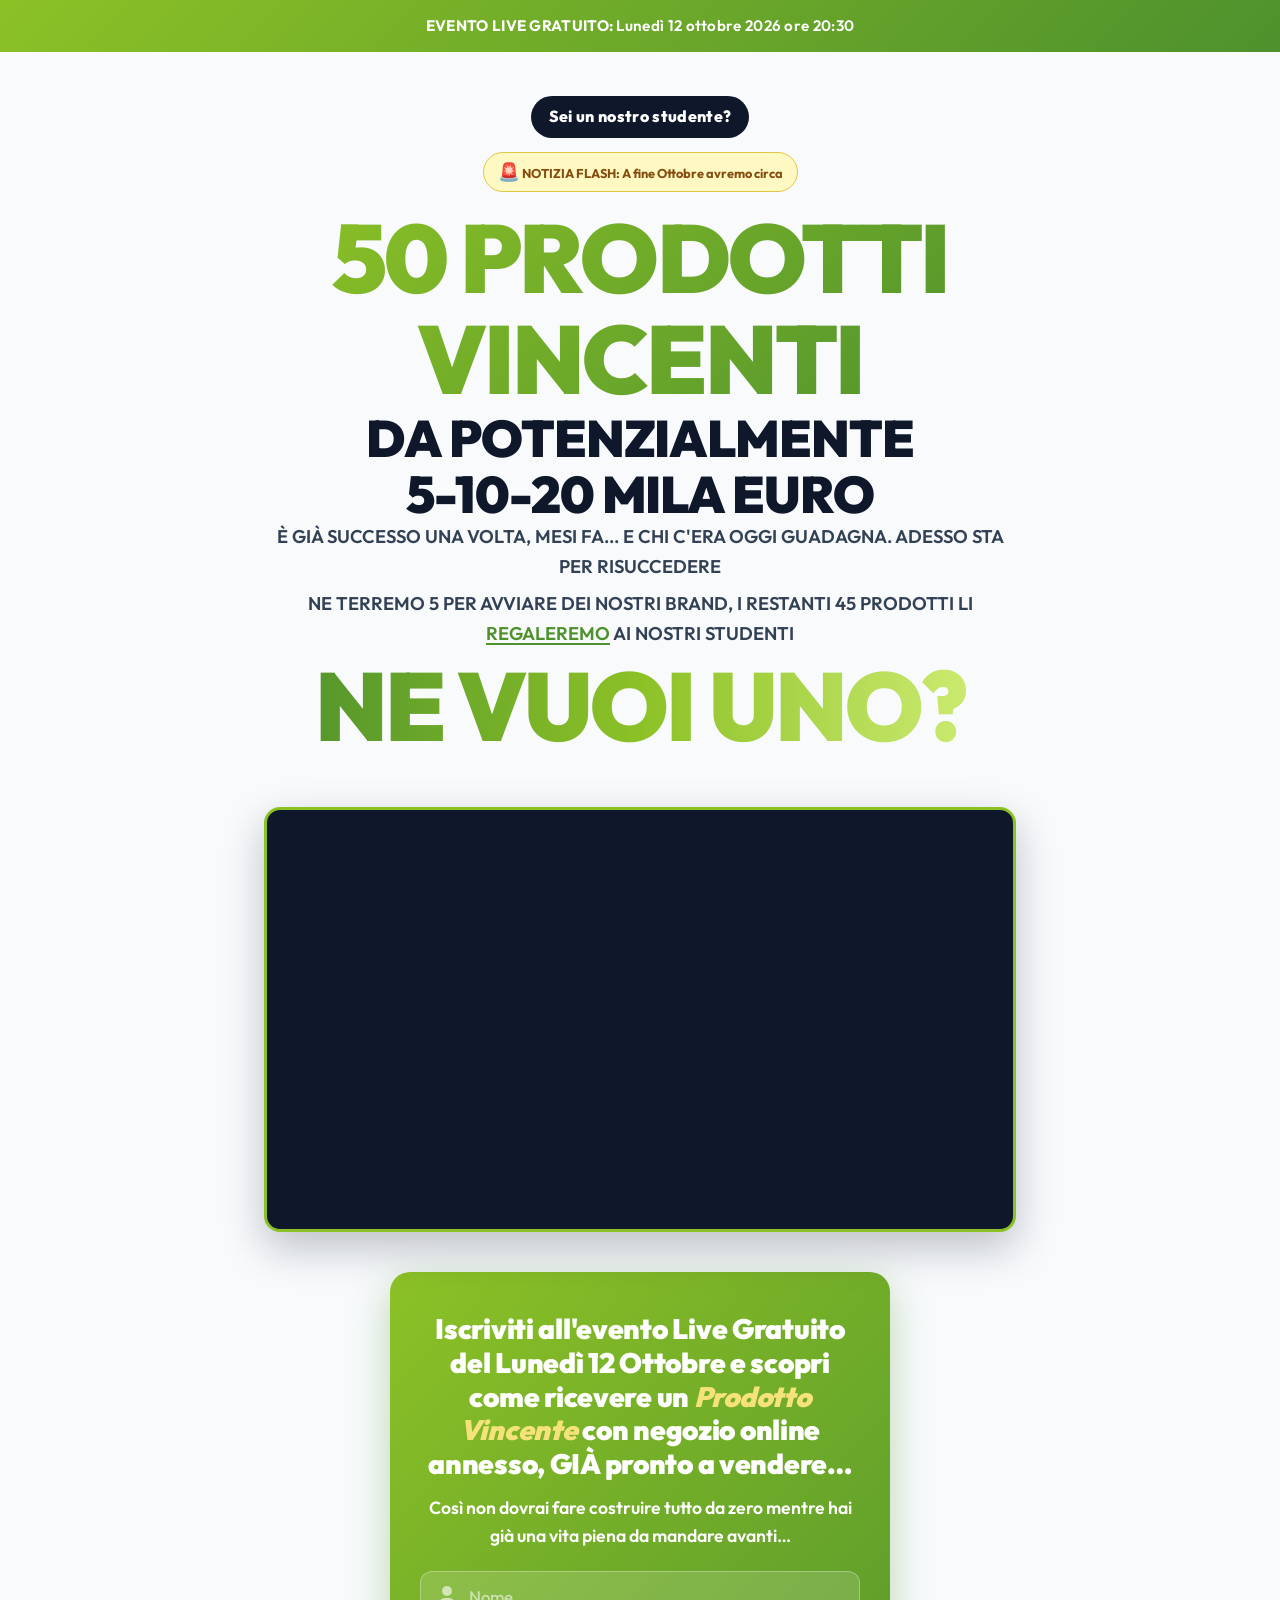
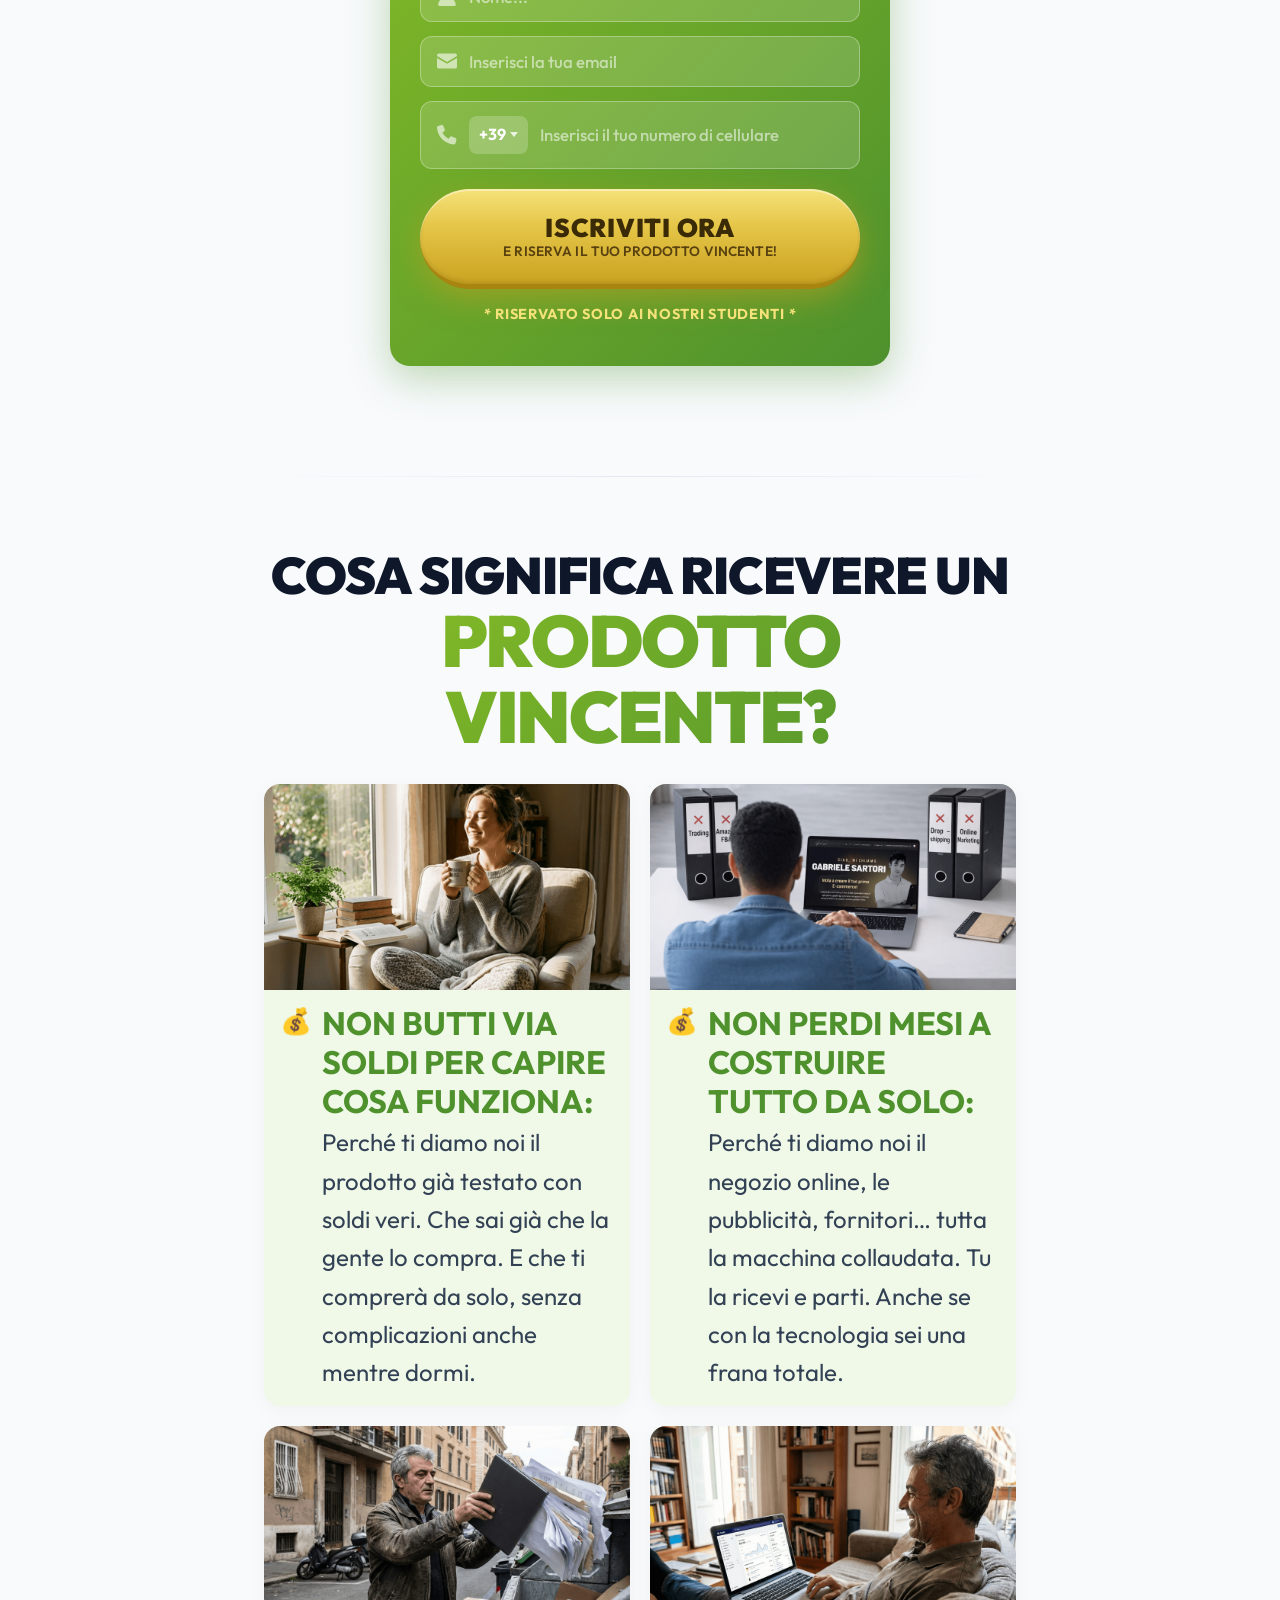
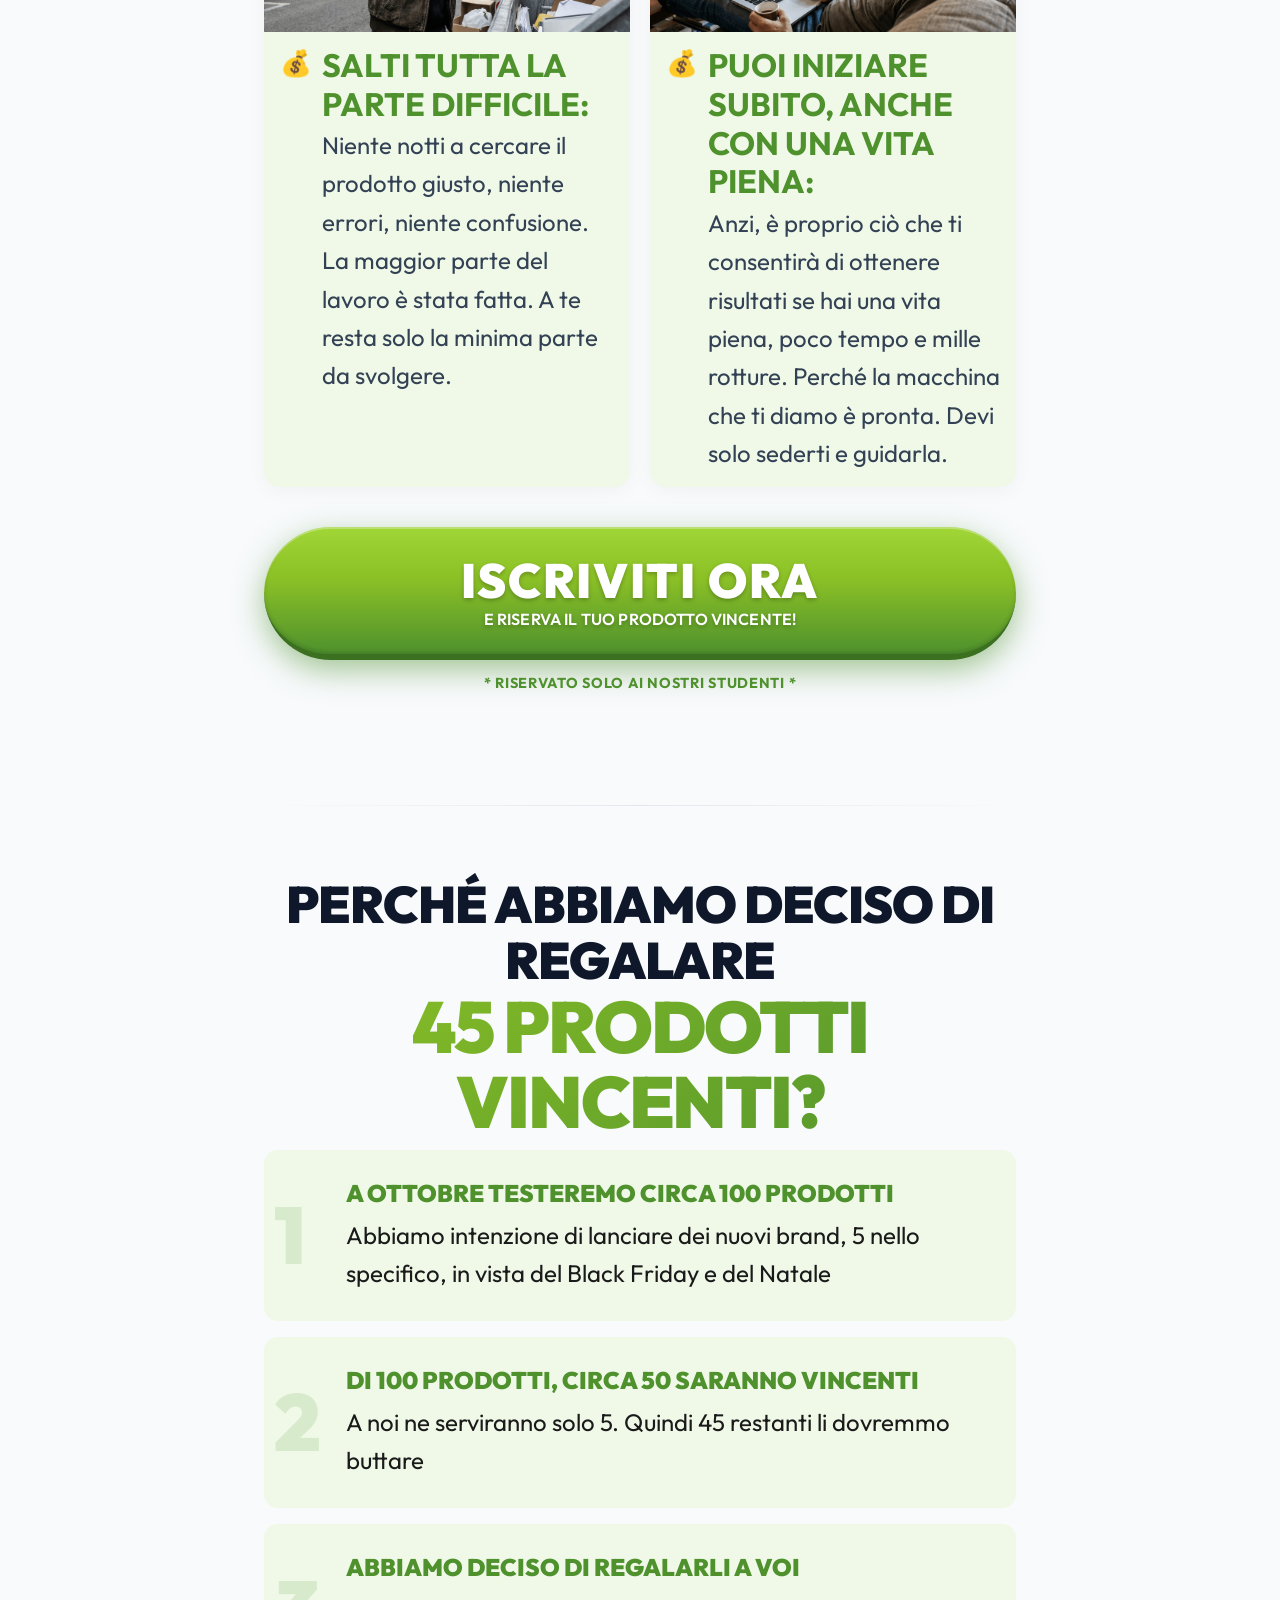
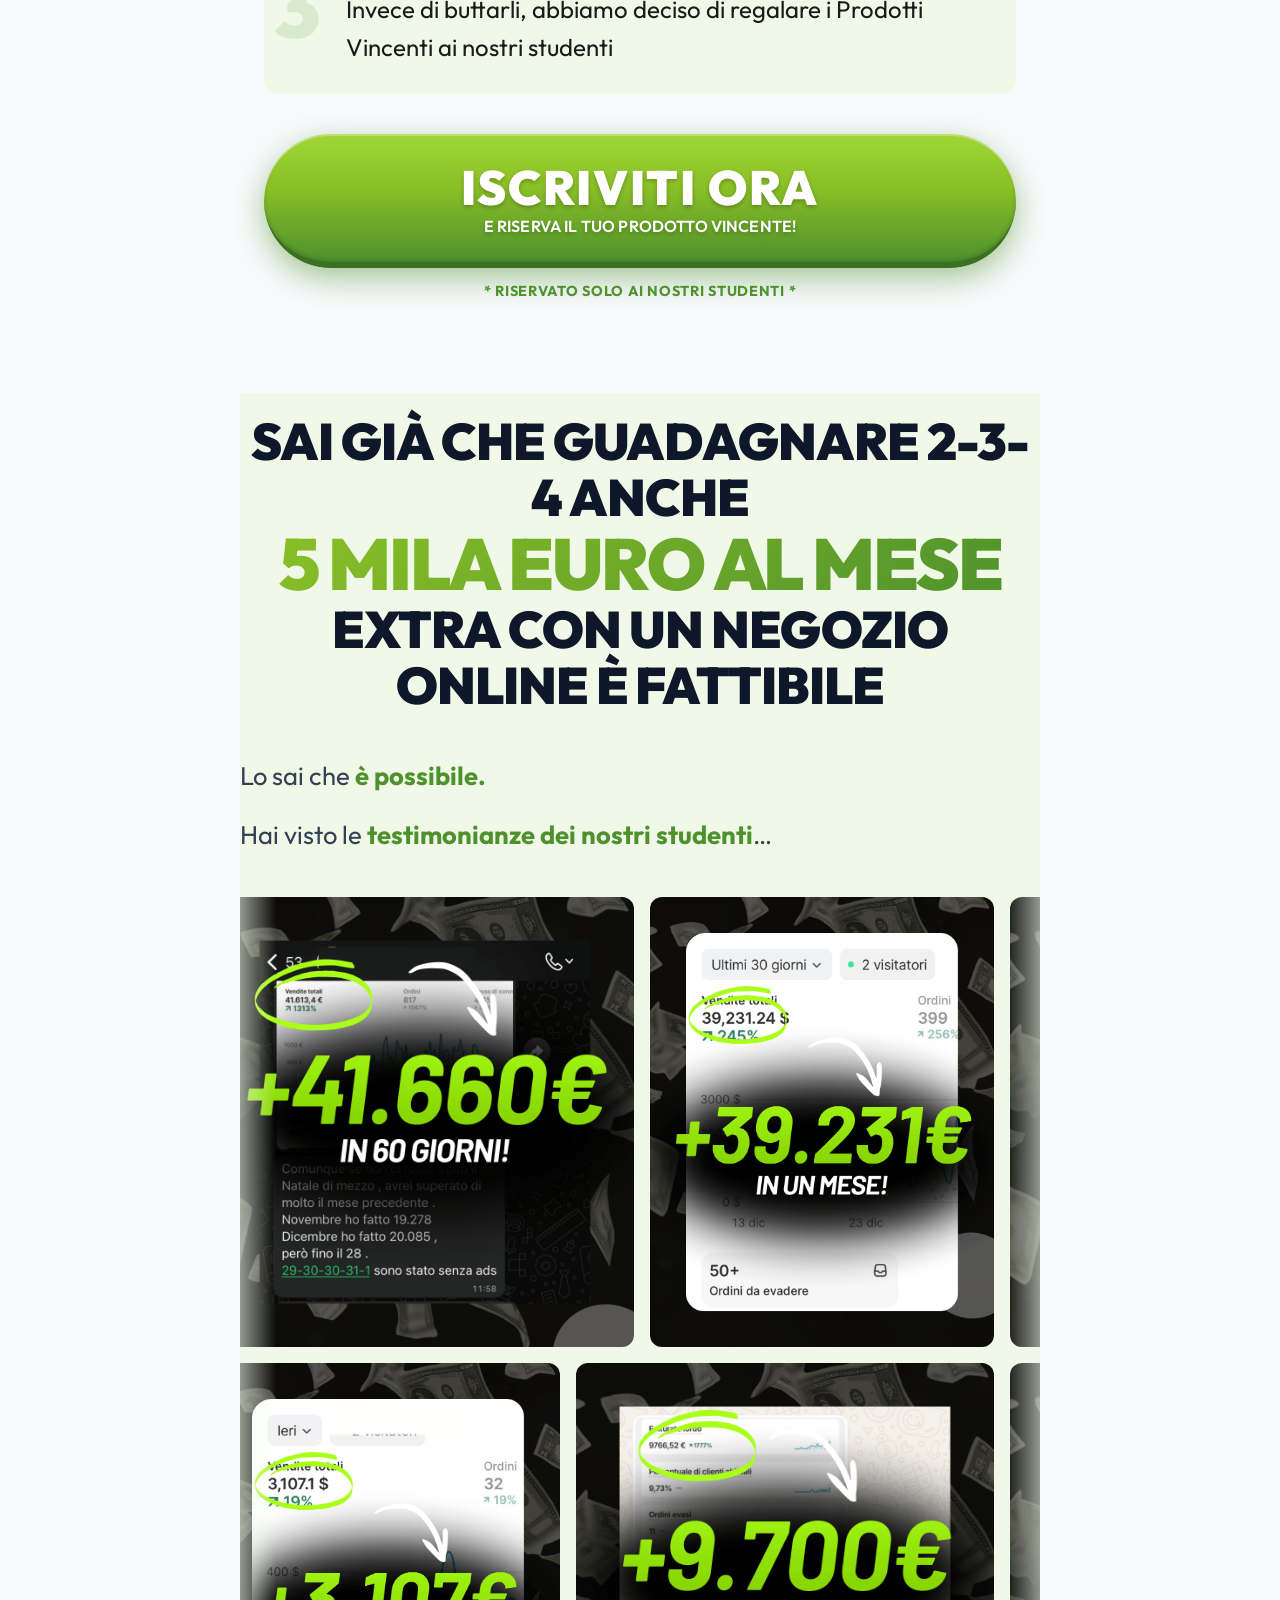
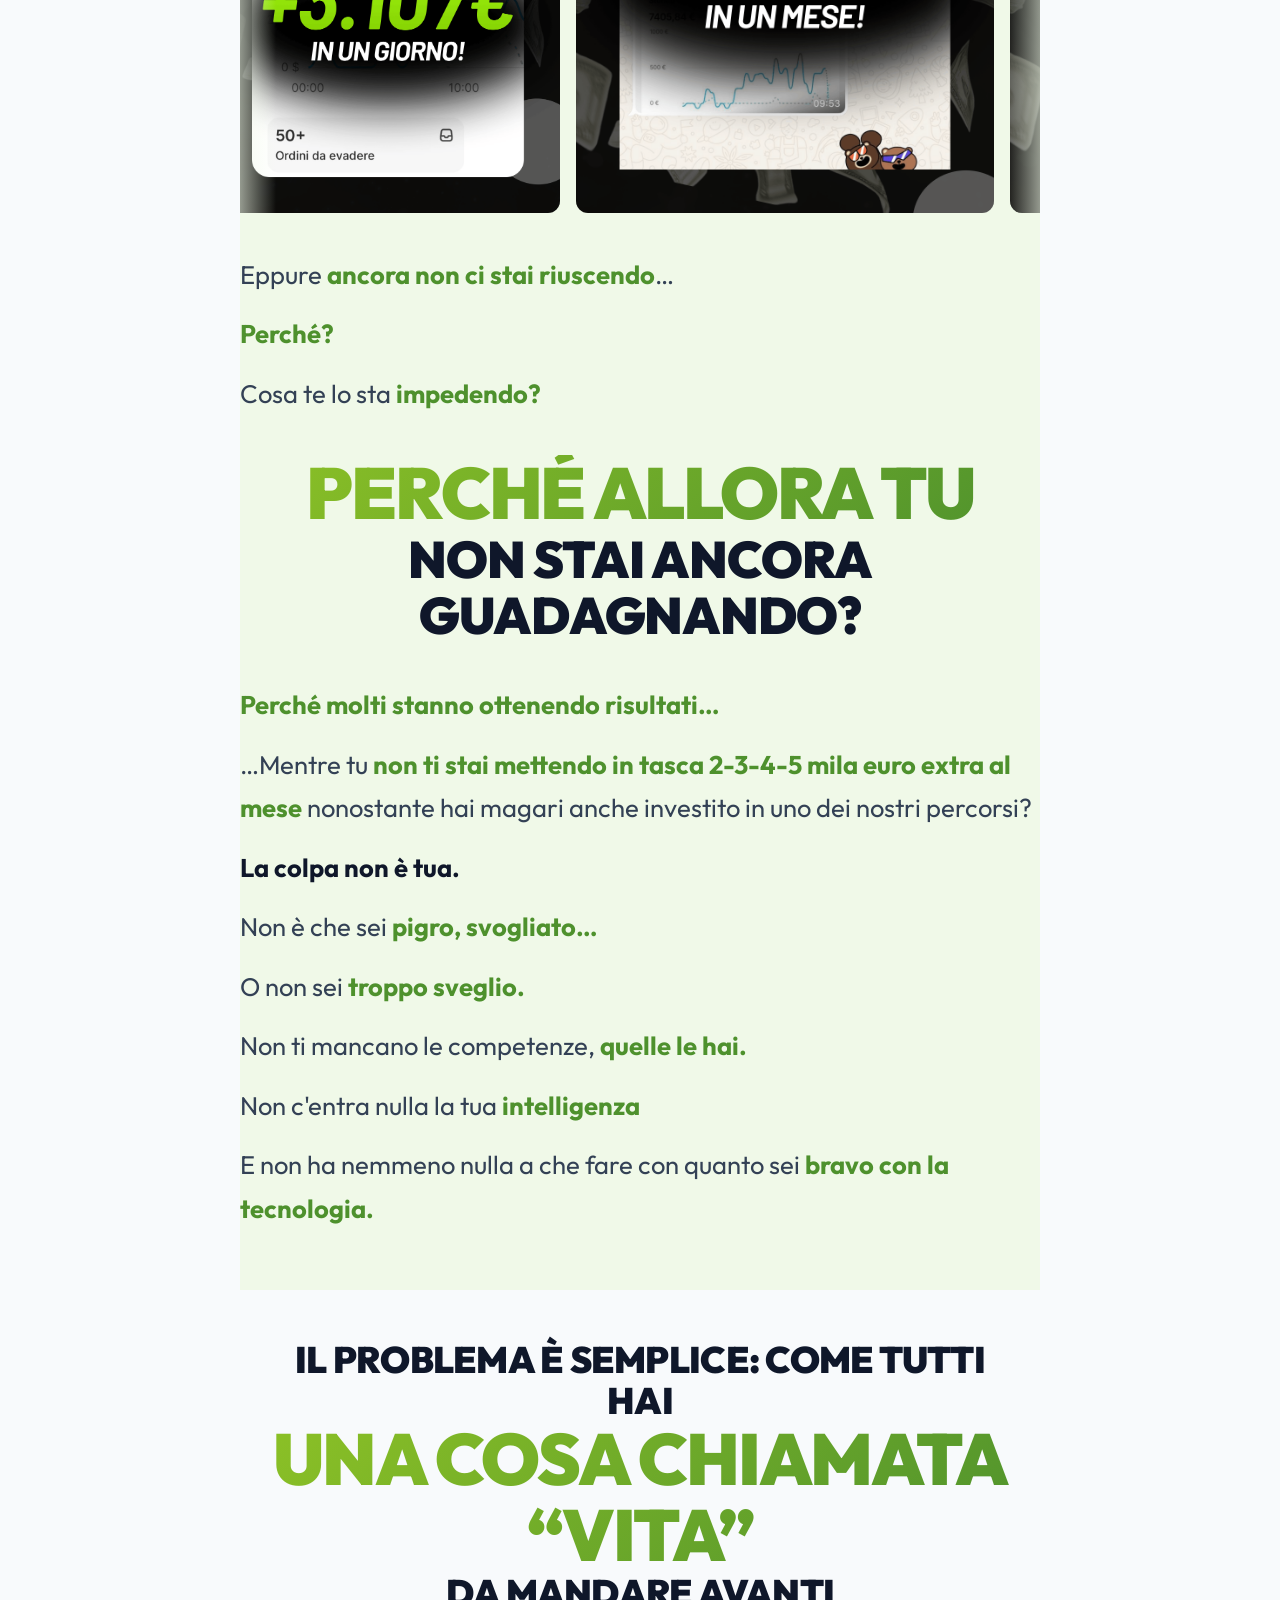
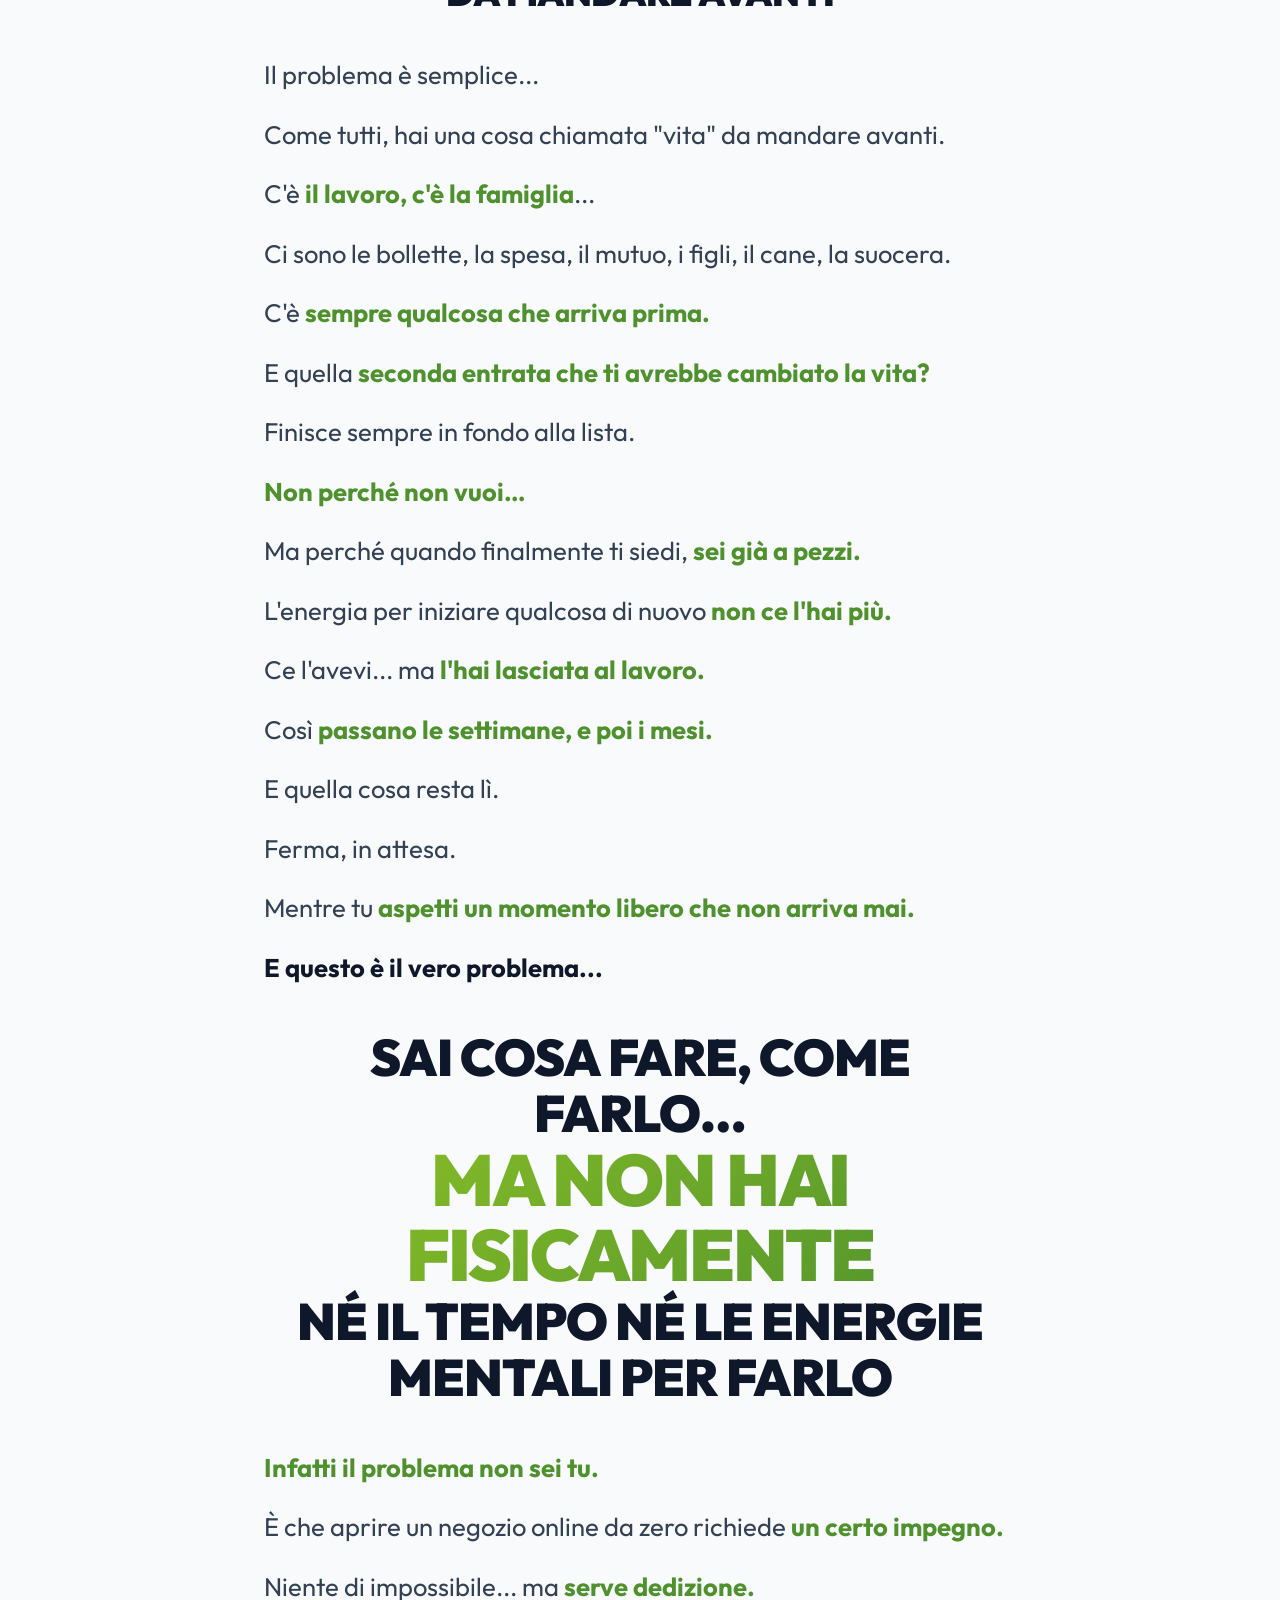
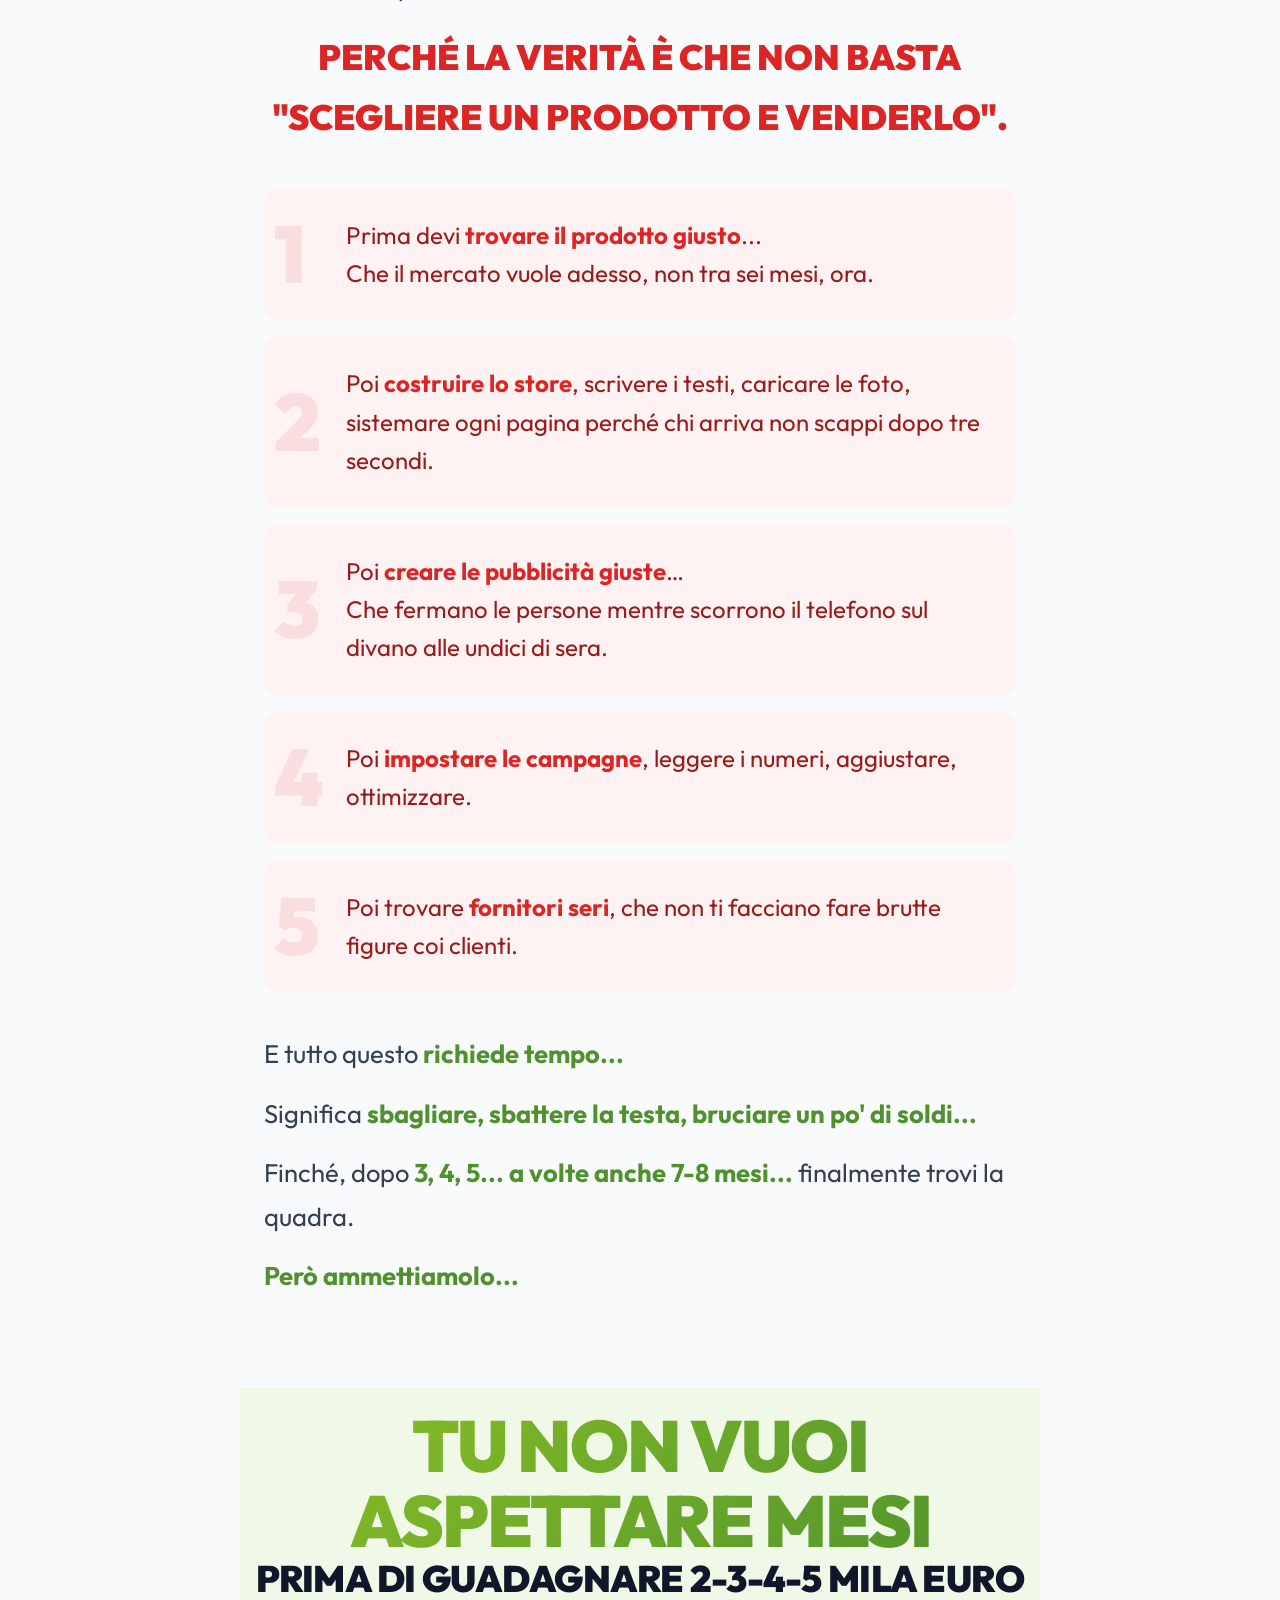
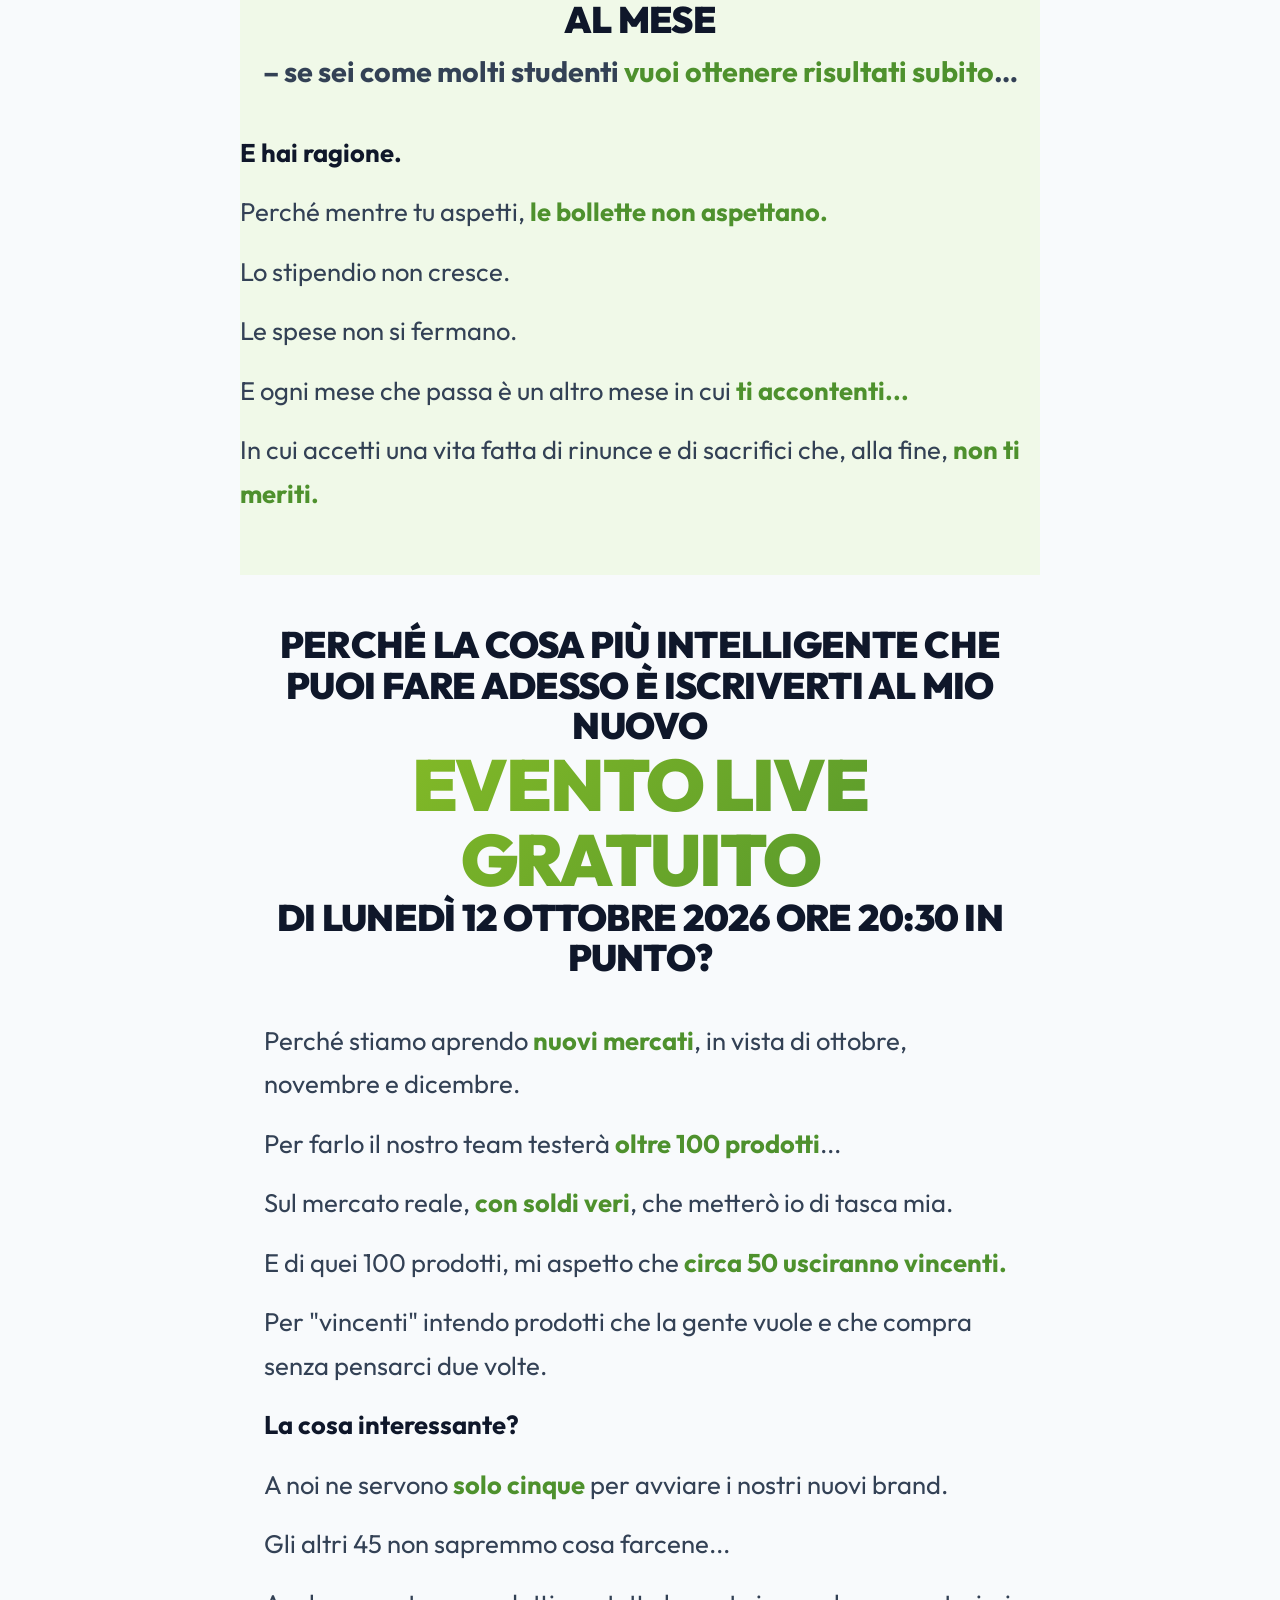
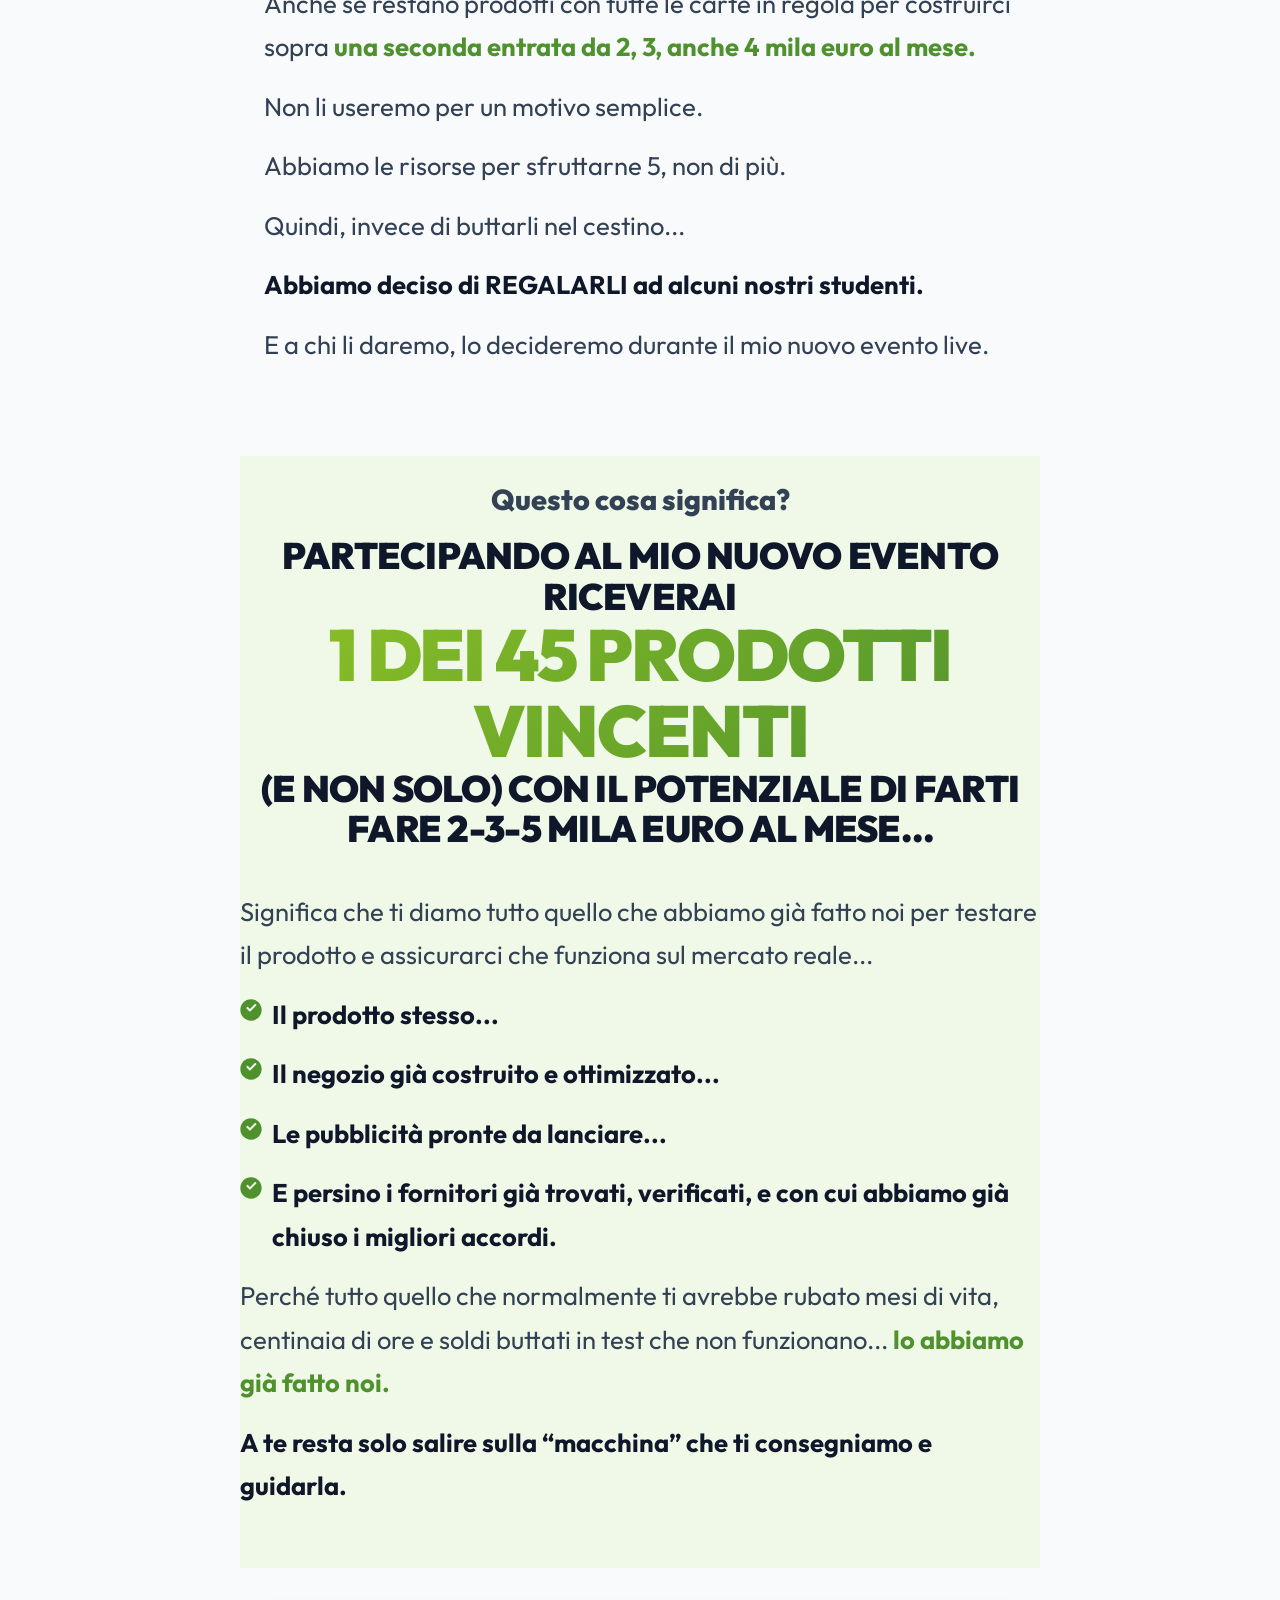
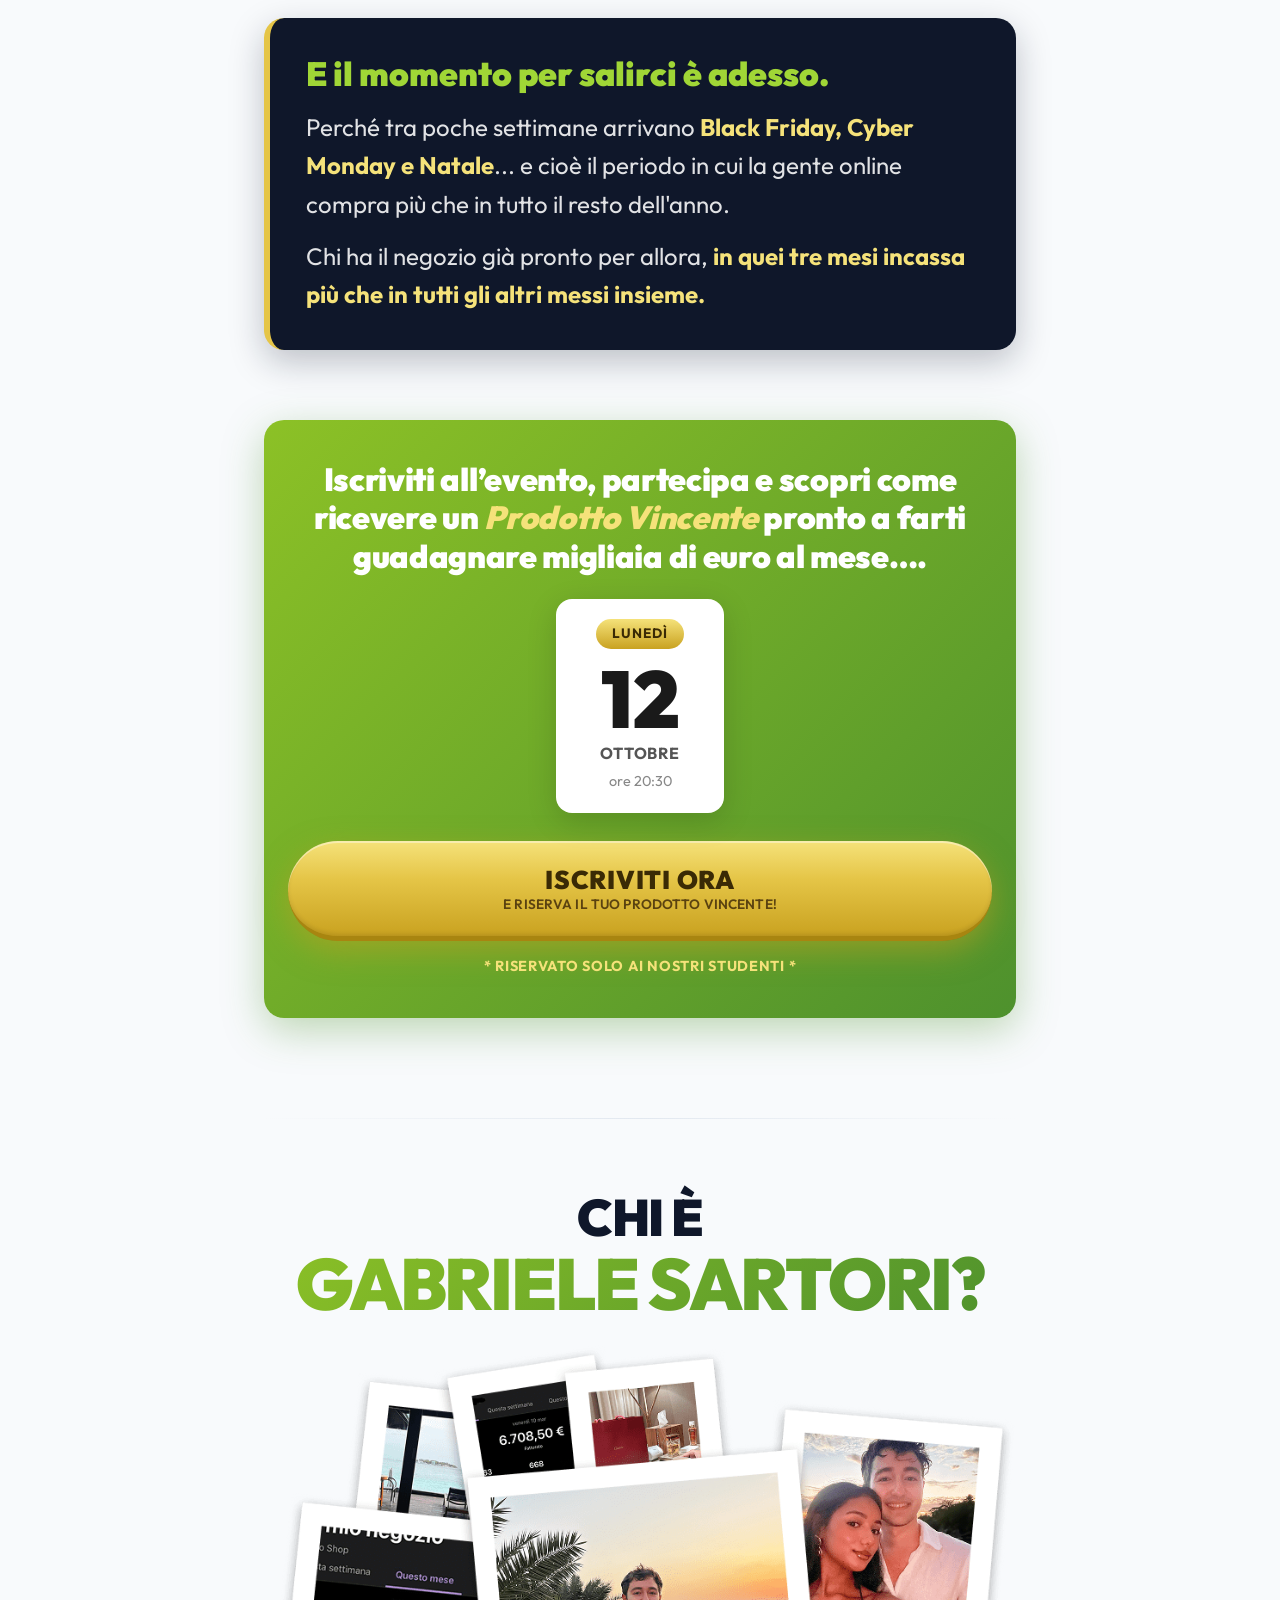
<file: index.html>
<!DOCTYPE html>
<html lang="it">

<head>
  <meta charset="utf-8">
  <meta name="viewport" content="width=device-width, initial-scale=1">
  <meta name="robots" content="noindex, nofollow">

  <!-- Copy: "OPT-IN - Lancio ROAS (12_10_2026).docx" → sezione A1 - OPT-IN PAGE -->
  <title>Evento Live Gratuito — Lunedì 12 Ottobre 2026</title>
  <meta name="description"
    content="Evento Live Gratuito di Lunedì 12 Ottobre 2026 ore 20:30: scopri come ricevere un Prodotto Vincente con negozio online annesso, già pronto a vendere. Riservato solo ai nostri studenti.">

  <link rel="icon" href="./assets/favicon.svg" type="image/svg+xml">

  <link rel="preconnect" href="https://fonts.googleapis.com">
  <link rel="preconnect" href="https://fonts.gstatic.com" crossorigin>
  <link href="https://fonts.googleapis.com/css2?family=Outfit:wght@400;500;600;700;800;900&display=swap"
    rel="stylesheet">

  <link rel="stylesheet" href="./css/style.css">

  <!-- Microsoft Clarity — progetto "Q4 2026 Roas" (ymtm3s55lu) -->
  <script type="text/javascript">
    (function (c, l, a, r, i, t, y) {
      c[a] = c[a] || function () { (c[a].q = c[a].q || []).push(arguments) };
      t = l.createElement(r); t.async = 1; t.src = "https://www.clarity.ms/tag/" + i;
      y = l.getElementsByTagName(r)[0]; y.parentNode.insertBefore(t, y);
    })(window, document, "clarity", "script", "ymtm3s55lu");
  </script>

  <!-- CRM Sartori — tracking lancio (?ref= venditore → visita + opt-in) -->
  <script src="https://gs-crm.tauruslink.com/lanci/embed/16-0b4ab2894c23e354.js" async></script>
</head>

<body>

  <!-- ============================================================
       Sprite icone inline — nessuna dipendenza da Font Awesome.
       ============================================================ -->
  <svg xmlns="http://www.w3.org/2000/svg" style="display:none" aria-hidden="true">
    <symbol id="icon-check" viewBox="0 0 512 512">
      <path
        d="M256 8C119 8 8 119 8 256s111 248 248 248 248-111 248-248S393 8 256 8zm123 145L240 292c-5 5-12 5-17 0l-73-73c-5-5-5-12 0-17l17-17c5-5 12-5 17 0l48 48 114-114c5-5 12-5 17 0l17 17c4 4 4 12-1 17z" />
    </symbol>
    <symbol id="icon-user" viewBox="0 0 448 512">
      <path
        d="M224 256a128 128 0 1 0 0-256 128 128 0 1 0 0 256zm-45 48C80 304 0 384 0 483c0 16 13 29 29 29h390c16 0 29-13 29-29 0-99-80-179-179-179h-90z" />
    </symbol>
    <symbol id="icon-mail" viewBox="0 0 512 512">
      <path
        d="M48 64h416c26 0 48 22 48 48v16L256 279 0 128v-16c0-26 22-48 48-48zM0 176l244 144c8 5 16 5 24 0L512 176v224c0 26-22 48-48 48H48c-26 0-48-22-48-48V176z" />
    </symbol>
    <symbol id="icon-phone" viewBox="0 0 512 512">
      <path
        d="M164 24c-8-18-28-28-47-23L28 25C10 30-2 46 0 65c13 234 199 420 433 433 19 2 35-10 40-28l24-89c5-19-5-39-23-47l-96-41c-16-7-34-2-45 11l-40 49a370 370 0 0 1-155-155l49-40c13-11 18-29 11-45l-34-89z" />
    </symbol>
    <symbol id="icon-play" viewBox="0 0 384 512">
      <path d="M73 39c-15-9-33-9-48 0S0 63 0 80v352c0 17 9 33 25 41s33 9 48 0l288-176c14-9 23-24 23-41s-9-32-23-41L73 39z" />
    </symbol>
  </svg>

  <!-- ============================================================
       TOP BAR
       ============================================================ -->
  <div class="top-bar">
    <strong class="top-bar__label">EVENTO LIVE GRATUITO:</strong>
    <span class="top-bar__date">Lunedì 12 ottobre 2026 ore 20:30</span>
  </div>

  <div class="container">

    <!-- ==========================================================
         HERO
         ========================================================== -->
    <section class="hero">
      <p class="pre-headline">Sei un nostro studente?</p>

      <p class="flash-label"><span class="emoji">🚨</span> NOTIZIA FLASH: A fine Ottobre avremo circa</p>

      <div class="big-headline hero-headline-forced"><span>50 PRODOTTI</span><br><span>VINCENTI</span></div>

      <p class="sub-headline hero-subheadline-forced">
        <span>DA POTENZIALMENTE</span><br><span>5-10-20 MILA EURO</span>
      </p>

      <p class="description">
        È GIÀ SUCCESSO UNA VOLTA, MESI FA... E CHI C'ERA OGGI GUADAGNA. ADESSO STA PER RISUCCEDERE
      </p>

      <p class="description">
        NE TERREMO 5 PER AVVIARE DEI NOSTRI BRAND, I RESTANTI 45 PRODOTTI LI
        <span class="highlight">REGALEREMO</span> AI NOSTRI STUDENTI
      </p>

      <div class="big-headline shine-text hero-question">NE VUOI UNO?</div>
    </section>

    <!-- ==========================================================
         VSL OPT-IN
         Il testo del video (A2 - VSL OPT-IN) NON va mostrato in pagina.

         Embed Vidalytics Q4 OPT-IN (KHyn2ZXydrHsBwsr).
         ========================================================== -->
    <section class="vsl-section">
      <div class="vsl-frame" data-vsl="optin">
        <div id="vidalytics_embed_KHyn2ZXydrHsBwsr" style="width: 100%; position:relative; padding-top: 56.25%;"></div>
        <script type="text/javascript">
        (function (v, i, d, a, l, y, t, c, s) {
            y='_'+d.toLowerCase();c=d+'L';if(!v[d]){v[d]={};}if(!v[c]){v[c]={};}if(!v[y]){v[y]={};}var vl='Loader',vli=v[y][vl],vsl=v[c][vl + 'Script'],vlf=v[c][vl + 'Loaded'],ve='Embed';
            if (!vsl){vsl=function(u,cb){
                if(t){cb();return;}s=i.createElement("script");s.type="text/javascript";s.async=1;s.src=u;
                if(s.readyState){s.onreadystatechange=function(){if(s.readyState==="loaded"||s.readyState=="complete"){s.onreadystatechange=null;vlf=1;cb();}};}else{s.onload=function(){vlf=1;cb();};}
                i.getElementsByTagName("head")[0].appendChild(s);
            };}
            vsl(l+'loader.min.js',function(){if(!vli){var vlc=v[c][vl];vli=new vlc();}vli.loadScript(l+'player.min.js',function(){var vec=v[d][ve];t=new vec();t.run(a);});});
        })(window, document, 'Vidalytics', 'vidalytics_embed_KHyn2ZXydrHsBwsr', 'https://fast.vidalytics.com/embeds/mfTzAkpp/KHyn2ZXydrHsBwsr/');
        </script>
      </div>
    </section>

    <!-- ==========================================================
         COPY INTRODUTTIVO + FORM PRINCIPALE — form_location = "hero"
         ========================================================== -->
    <section class="intro-form">
      <div class="signup-form-wrapper">
        <h3>
          Iscriviti all'evento Live Gratuito del Lunedì 12 Ottobre e scopri come ricevere un
          <span>Prodotto Vincente</span> con negozio online annesso, GIÀ pronto a vendere…
        </h3>
        <p class="form-intro">
          Così non dovrai fare costruire tutto da zero mentre hai già una vita piena da mandare avanti…
        </p>

        <form class="signup-form" data-form data-form-location="hero">
          <p class="form-error" data-form-error hidden role="alert"></p>

          <div class="form-field">
            <svg class="form-field__icon" aria-hidden="true">
              <use href="#icon-user"></use>
            </svg>
            <label class="visually-hidden" for="hero-name">Nome</label>
            <input id="hero-name" type="text" name="name" autocomplete="given-name" placeholder="Nome...">
          </div>

          <div class="form-field">
            <svg class="form-field__icon" aria-hidden="true">
              <use href="#icon-mail"></use>
            </svg>
            <label class="visually-hidden" for="hero-email">Email</label>
            <input id="hero-email" type="email" name="email" autocomplete="email" inputmode="email"
              placeholder="Inserisci la tua email">
          </div>

          <div class="form-field form-field--phone">
            <svg class="form-field__icon" aria-hidden="true">
              <use href="#icon-phone"></use>
            </svg>
            <span class="phone-prefix">
              <span class="phone-prefix__value" data-phone-dial>+39</span>
              <label class="visually-hidden" for="hero-country">Prefisso internazionale</label>
              <select id="hero-country" data-phone-country></select>
            </span>
            <label class="visually-hidden" for="hero-phone">Numero di cellulare</label>
            <input id="hero-phone" type="tel" name="phone_number" autocomplete="tel-national" inputmode="tel"
              placeholder="Inserisci il tuo numero di cellulare">
          </div>

          <button type="submit" class="form-submit">
            ISCRIVITI ORA
            <small>E riserva il tuo PRODOTTO VINCENTE!</small>
          </button>
        </form>

        <p class="cta-note cta-note--on-green">* RISERVATO SOLO AI NOSTRI STUDENTI *</p>
      </div>
    </section>

    <div class="divider"></div>

    <!-- ==========================================================
         SEZIONE — Cosa significa ricevere un Prodotto Vincente?
         ========================================================== -->
    <section>
      <p class="sub-headline">COSA SIGNIFICA RICEVERE UN</p>
      <div class="big-headline">PRODOTTO VINCENTE?</div>

      <div class="benefit-cards">
        <div class="benefit-card">
          <div class="benefit-card-img">
            <img src="./assets/benefit-1.png" alt="" loading="lazy">
          </div>
          <div class="benefit-card-body">
            <span class="benefit-emoji" aria-hidden="true">💰</span>
            <p><strong>NON BUTTI VIA SOLDI PER CAPIRE COSA FUNZIONA:</strong><br>Perché ti diamo noi il prodotto già
              testato con soldi veri. Che sai già che la gente lo compra. E che ti comprerà da solo, senza
              complicazioni anche mentre dormi.</p>
          </div>
        </div>

        <div class="benefit-card">
          <div class="benefit-card-img">
            <img src="./assets/benefit-2.png" alt="" loading="lazy">
          </div>
          <div class="benefit-card-body">
            <span class="benefit-emoji" aria-hidden="true">💰</span>
            <p><strong>NON PERDI MESI A COSTRUIRE TUTTO DA SOLO:</strong><br>Perché ti diamo noi il negozio online, le
              pubblicità, fornitori… tutta la macchina collaudata. Tu la ricevi e parti. Anche se con la tecnologia
              sei una frana totale.</p>
          </div>
        </div>

        <div class="benefit-card">
          <div class="benefit-card-img">
            <img src="./assets/benefit-3.png" alt="" loading="lazy">
          </div>
          <div class="benefit-card-body">
            <span class="benefit-emoji" aria-hidden="true">💰</span>
            <p><strong>SALTI TUTTA LA PARTE DIFFICILE:</strong><br>Niente notti a cercare il prodotto giusto, niente
              errori, niente confusione. La maggior parte del lavoro è stata fatta. A te resta solo la minima parte da
              svolgere.</p>
          </div>
        </div>

        <div class="benefit-card">
          <div class="benefit-card-img">
            <img src="./assets/benefit-4.png" alt="" loading="lazy">
          </div>
          <div class="benefit-card-body">
            <span class="benefit-emoji" aria-hidden="true">💰</span>
            <p><strong>PUOI INIZIARE SUBITO, ANCHE CON UNA VITA PIENA:</strong><br>Anzi, è proprio ciò che ti
              consentirà di ottenere risultati se hai una vita piena, poco tempo e mille rotture. Perché la macchina
              che ti diamo è pronta. Devi solo sederti e guidarla.</p>
          </div>
        </div>
      </div>

      <!-- CTA → apre il popup con il form (form_location = "popup") -->
      <div class="cta-wrapper">
        <button type="button" class="cta-button" data-open-modal>
          ISCRIVITI ORA<small>E riserva il tuo PRODOTTO VINCENTE!</small>
        </button>
        <p class="cta-note">* RISERVATO SOLO AI NOSTRI STUDENTI *</p>
      </div>
    </section>

    <div class="divider"></div>

    <!-- ==========================================================
         SEZIONE — Perché abbiamo deciso di regalare 45 prodotti vincenti?
         ========================================================== -->
    <section>
      <p class="sub-headline">PERCHÉ ABBIAMO DECISO DI REGALARE</p>
      <div class="big-headline">45 PRODOTTI VINCENTI?</div>

      <div class="green-steps">
        <div class="green-step-card">
          <span class="green-step-number" aria-hidden="true">1</span>
          <p><strong class="step-title">A OTTOBRE TESTEREMO CIRCA 100 PRODOTTI</strong>
            Abbiamo intenzione di lanciare dei nuovi brand, 5 nello specifico, in vista del Black Friday e del Natale
          </p>
        </div>
        <div class="green-step-card">
          <span class="green-step-number" aria-hidden="true">2</span>
          <p><strong class="step-title">DI 100 PRODOTTI, CIRCA 50 SARANNO VINCENTI</strong>
            A noi ne serviranno solo 5. Quindi 45 restanti li dovremmo buttare
          </p>
        </div>
        <div class="green-step-card">
          <span class="green-step-number" aria-hidden="true">3</span>
          <p><strong class="step-title">ABBIAMO DECISO DI REGALARLI A VOI</strong>
            Invece di buttarli, abbiamo deciso di regalare i Prodotti Vincenti ai nostri studenti
          </p>
        </div>
      </div>

      <div class="cta-wrapper">
        <button type="button" class="cta-button" data-open-modal>
          ISCRIVITI ORA<small>E riserva il tuo PRODOTTO VINCENTE!</small>
        </button>
        <p class="cta-note">* RISERVATO SOLO AI NOSTRI STUDENTI *</p>
      </div>
    </section>

    <!-- ==========================================================
         SEZIONE — Testimonianze
         ========================================================== -->
    <section class="section-green">
      <p class="sub-headline">SAI GIÀ CHE GUADAGNARE 2-3-4 ANCHE</p>
      <div class="big-headline">5 MILA EURO AL MESE</div>
      <p class="sub-headline">EXTRA CON UN NEGOZIO ONLINE È FATTIBILE</p>

      <div class="text-section text-big">
        <p>Lo sai che <strong>è possibile.</strong></p>
        <p>Hai visto le <strong>testimonianze dei nostri studenti</strong>…</p>
      </div>

      <div class="slider-wrapper" aria-hidden="true">
        <div class="slider-track slider-top">
          <img src="./assets/testimonial-5.png" alt="" loading="lazy">
          <img src="./assets/testimonial-2.png" alt="" loading="lazy">
          <img src="./assets/testimonial-4.png" alt="" loading="lazy">
          <img src="./assets/testimonial-3.png" alt="" loading="lazy">
          <img src="./assets/testimonial-1.png" alt="" loading="lazy">
          <!-- duplicato per il loop continuo -->
          <img src="./assets/testimonial-5.png" alt="" loading="lazy">
          <img src="./assets/testimonial-2.png" alt="" loading="lazy">
          <img src="./assets/testimonial-4.png" alt="" loading="lazy">
          <img src="./assets/testimonial-3.png" alt="" loading="lazy">
          <img src="./assets/testimonial-1.png" alt="" loading="lazy">
        </div>
        <div class="slider-track slider-bottom">
          <img src="./assets/testimonial-1.png" alt="" loading="lazy">
          <img src="./assets/testimonial-3.png" alt="" loading="lazy">
          <img src="./assets/testimonial-4.png" alt="" loading="lazy">
          <img src="./assets/testimonial-2.png" alt="" loading="lazy">
          <img src="./assets/testimonial-5.png" alt="" loading="lazy">
          <!-- duplicato per il loop continuo -->
          <img src="./assets/testimonial-1.png" alt="" loading="lazy">
          <img src="./assets/testimonial-3.png" alt="" loading="lazy">
          <img src="./assets/testimonial-4.png" alt="" loading="lazy">
          <img src="./assets/testimonial-2.png" alt="" loading="lazy">
          <img src="./assets/testimonial-5.png" alt="" loading="lazy">
        </div>
      </div>

      <div class="text-section text-big">
        <p>Eppure <strong>ancora non ci stai riuscendo</strong>…</p>
        <p><strong>Perché?</strong></p>
        <p>Cosa te lo sta <strong>impedendo?</strong></p>
      </div>

      <div class="big-headline">PERCHÉ ALLORA TU</div>
      <p class="sub-headline">NON STAI ANCORA GUADAGNANDO?</p>

      <div class="text-section text-big">
        <p><strong>Perché molti stanno ottenendo risultati…</strong></p>
        <p>…Mentre tu <strong>non ti stai mettendo in tasca 2-3-4-5 mila euro extra al mese</strong> nonostante hai
          magari anche investito in uno dei nostri percorsi?</p>
        <p class="text-bold">La colpa non è tua.</p>
        <p>Non è che sei <strong>pigro, svogliato…</strong></p>
        <p>O non sei <strong>troppo sveglio.</strong></p>
        <p>Non ti mancano le competenze, <strong>quelle le hai.</strong></p>
        <p>Non c'entra nulla la tua <strong>intelligenza</strong></p>
        <p>E non ha nemmeno nulla a che fare con quanto sei <strong>bravo con la tecnologia.</strong></p>
      </div>
    </section>

    <!-- ==========================================================
         SEZIONE — Il problema: la vita piena
         ========================================================== -->
    <section>
      <p class="sub-headline sub-headline--sm">IL PROBLEMA È SEMPLICE: COME TUTTI HAI</p>
      <div class="big-headline">UNA COSA CHIAMATA “VITA”</div>
      <p class="sub-headline sub-headline--sm">DA MANDARE AVANTI</p>

      <div class="text-section text-big">
        <p>Il problema è semplice...</p>
        <p>Come tutti, hai una cosa chiamata "vita" da mandare avanti.</p>
        <p>C'è <strong>il lavoro, c'è la famiglia</strong>...</p>
        <p>Ci sono le bollette, la spesa, il mutuo, i figli, il cane, la suocera.</p>
        <p>C'è <strong>sempre qualcosa che arriva prima.</strong></p>
        <p>E quella <strong>seconda entrata che ti avrebbe cambiato la vita?</strong></p>
        <p>Finisce sempre in fondo alla lista.</p>
        <p><strong>Non perché non vuoi…</strong></p>
        <p>Ma perché quando finalmente ti siedi, <strong>sei già a pezzi.</strong></p>
        <p>L'energia per iniziare qualcosa di nuovo <strong>non ce l'hai più.</strong></p>
        <p>Ce l'avevi... ma <strong>l'hai lasciata al lavoro.</strong></p>
        <p>Così <strong>passano le settimane, e poi i mesi.</strong></p>
        <p>E quella cosa resta lì.</p>
        <p>Ferma, in attesa.</p>
        <p>Mentre tu <strong>aspetti un momento libero che non arriva mai.</strong></p>
        <p class="text-bold">E questo è il vero problema...</p>
      </div>

      <p class="sub-headline">SAI COSA FARE, COME FARLO…</p>
      <div class="big-headline">MA NON HAI FISICAMENTE</div>
      <p class="sub-headline">NÉ IL TEMPO NÉ LE ENERGIE MENTALI PER FARLO</p>

      <div class="text-section text-big">
        <p><strong>Infatti il problema non sei tu.</strong></p>
        <p>È che aprire un negozio online da zero richiede <strong>un certo impegno.</strong></p>
        <p>Niente di impossibile... ma <strong>serve dedizione.</strong></p>
        <p class="flash-warning">Perché la verità è che non basta "scegliere un prodotto e venderlo".</p>
      </div>

      <div class="red-steps">
        <div class="red-step-card">
          <span class="red-step-number" aria-hidden="true">1</span>
          <p>Prima devi <strong>trovare il prodotto giusto</strong>...<br>Che il mercato vuole adesso, non tra sei
            mesi, ora.</p>
        </div>
        <div class="red-step-card">
          <span class="red-step-number" aria-hidden="true">2</span>
          <p>Poi <strong>costruire lo store</strong>, scrivere i testi, caricare le foto, sistemare ogni pagina perché
            chi arriva non scappi dopo tre secondi.</p>
        </div>
        <div class="red-step-card">
          <span class="red-step-number" aria-hidden="true">3</span>
          <p>Poi <strong>creare le pubblicità giuste</strong>…<br>Che fermano le persone mentre scorrono il telefono
            sul divano alle undici di sera.</p>
        </div>
        <div class="red-step-card">
          <span class="red-step-number" aria-hidden="true">4</span>
          <p>Poi <strong>impostare le campagne</strong>, leggere i numeri, aggiustare, ottimizzare.</p>
        </div>
        <div class="red-step-card">
          <span class="red-step-number" aria-hidden="true">5</span>
          <p>Poi trovare <strong>fornitori seri</strong>, che non ti facciano fare brutte figure coi clienti.</p>
        </div>
      </div>

      <div class="text-section text-big">
        <p>E tutto questo <strong>richiede tempo...</strong></p>
        <p>Significa <strong>sbagliare, sbattere la testa, bruciare un po' di soldi...</strong></p>
        <p>Finché, dopo <strong>3, 4, 5... a volte anche 7-8 mesi...</strong> finalmente trovi la quadra.</p>
        <p><strong>Però ammettiamolo...</strong></p>
      </div>
    </section>

    <!-- ==========================================================
         SEZIONE — Tu NON vuoi aspettare
         ========================================================== -->
    <section class="section-green">
      <div class="big-headline">TU NON VUOI ASPETTARE MESI</div>
      <p class="sub-headline sub-headline--sm">PRIMA DI GUADAGNARE 2-3-4-5 MILA EURO AL MESE</p>
      <p class="headline-tail">– se sei come molti studenti <strong>vuoi ottenere risultati subito</strong>…</p>

      <div class="text-section text-big">
        <p class="text-bold">E hai ragione.</p>
        <p>Perché mentre tu aspetti, <strong>le bollette non aspettano.</strong></p>
        <p>Lo stipendio non cresce.</p>
        <p>Le spese non si fermano.</p>
        <p>E ogni mese che passa è un altro mese in cui <strong>ti accontenti...</strong></p>
        <p>In cui accetti una vita fatta di rinunce e di sacrifici che, alla fine, <strong>non ti meriti.</strong></p>
      </div>
    </section>

    <!-- ==========================================================
         SEZIONE — Presentazione nuovo evento / test prodotti
         ========================================================== -->
    <section>
      <p class="sub-headline sub-headline--sm">PERCHÉ LA COSA PIÙ INTELLIGENTE CHE PUOI FARE ADESSO È ISCRIVERTI AL
        MIO NUOVO</p>
      <div class="big-headline">EVENTO LIVE GRATUITO</div>
      <p class="sub-headline sub-headline--sm">DI LUNEDÌ 12 OTTOBRE 2026 ORE 20:30 IN PUNTO?</p>

      <div class="text-section text-big">
        <p>Perché stiamo aprendo <strong>nuovi mercati</strong>, in vista di ottobre, novembre e dicembre.</p>
        <p>Per farlo il nostro team testerà <strong>oltre 100 prodotti</strong>...</p>
        <p>Sul mercato reale, <strong>con soldi veri</strong>, che metterò io di tasca mia.</p>
        <p>E di quei 100 prodotti, mi aspetto che <strong>circa 50 usciranno vincenti.</strong></p>
        <p>Per "vincenti" intendo prodotti che la gente vuole e che compra senza pensarci due volte.</p>
        <p class="text-bold">La cosa interessante?</p>
        <p>A noi ne servono <strong>solo cinque</strong> per avviare i nostri nuovi brand.</p>
        <p>Gli altri 45 non sapremmo cosa farcene...</p>
        <p>Anche se restano prodotti con tutte le carte in regola per costruirci sopra
          <strong>una seconda entrata da 2, 3, anche 4 mila euro al mese.</strong>
        </p>
        <p>Non li useremo per un motivo semplice.</p>
        <p>Abbiamo le risorse per sfruttarne 5, non di più.</p>
        <p>Quindi, invece di buttarli nel cestino...</p>
        <p class="text-bold">Abbiamo deciso di REGALARLI ad alcuni nostri studenti.</p>
        <p>E a chi li daremo, lo decideremo durante il mio nuovo evento live.</p>
      </div>
    </section>

    <!-- ==========================================================
         SEZIONE — Cosa ricevi partecipando all'evento
         ========================================================== -->
    <section class="section-green">
      <p class="question-label">Questo cosa significa?</p>

      <p class="sub-headline sub-headline--sm">PARTECIPANDO AL MIO NUOVO EVENTO RICEVERAI</p>
      <div class="big-headline">1 DEI 45 PRODOTTI VINCENTI</div>
      <p class="sub-headline sub-headline--sm">(E NON SOLO) CON IL POTENZIALE DI FARTI FARE 2-3-5 MILA EURO AL MESE…
      </p>

      <div class="text-section text-big">
        <p>Significa che ti diamo tutto quello che abbiamo già fatto noi per testare il prodotto e assicurarci che
          funziona sul mercato reale...</p>
        <p class="text-bold text-check">
          <svg aria-hidden="true">
            <use href="#icon-check"></use>
          </svg>Il prodotto stesso...
        </p>
        <p class="text-bold text-check">
          <svg aria-hidden="true">
            <use href="#icon-check"></use>
          </svg>Il negozio già costruito e ottimizzato...
        </p>
        <p class="text-bold text-check">
          <svg aria-hidden="true">
            <use href="#icon-check"></use>
          </svg>Le pubblicità pronte da lanciare...
        </p>
        <p class="text-bold text-check">
          <svg aria-hidden="true">
            <use href="#icon-check"></use>
          </svg><span>E persino i fornitori già trovati, verificati, e con cui abbiamo già chiuso i migliori
            accordi.</span>
        </p>
        <p>Perché tutto quello che normalmente ti avrebbe rubato mesi di vita, centinaia di ore e soldi buttati in test
          che non funzionano... <strong>lo abbiamo già fatto noi.</strong></p>
        <p class="text-bold">A te resta solo salire sulla “macchina” che ti consegniamo e guidarla.</p>
      </div>
    </section>

    <!-- ==========================================================
         SEZIONE — Black Friday / Cyber Monday / Natale
         ========================================================== -->
    <section>
      <div class="callout">
        <p class="callout__title">E il momento per salirci è adesso.</p>
        <p>Perché tra poche settimane arrivano <strong>Black Friday, Cyber Monday e Natale</strong>... e cioè il
          periodo in cui la gente online compra più che in tutto il resto dell'anno.</p>
        <p>Chi ha il negozio già pronto per allora, <strong>in quei tre mesi incassa più che in tutti gli altri messi
            insieme.</strong></p>
      </div>
    </section>

    <!-- ==========================================================
         BLOCCO DATA EVENTO — Lunedì 12 Ottobre 2026, ore 20:30
         ========================================================== -->
    <section>
      <div class="event-date-section">
        <p class="event-title">
          Iscriviti all’evento, partecipa e scopri come ricevere un
          <span class="highlight-gold">Prodotto Vincente</span> pronto a farti guadagnare migliaia di euro al mese….
        </p>
        <div class="event-date-card">
          <div class="day-label">Lunedì</div>
          <div class="day-number">12</div>
          <div class="day-month">Ottobre</div>
          <div class="day-time">ore 20:30</div>
        </div>
        <button type="button" class="form-submit" data-open-modal>
          ISCRIVITI ORA<small>E riserva il tuo PRODOTTO VINCENTE!</small>
        </button>
        <p class="cta-note cta-note--on-green">* RISERVATO SOLO AI NOSTRI STUDENTI *</p>
      </div>
    </section>

    <div class="divider"></div>

    <!-- ==========================================================
         SEZIONE — Chi è Gabriele Sartori?
         ========================================================== -->
    <section>
      <p class="sub-headline">CHI È</p>
      <div class="big-headline">GABRIELE SARTORI?</div>

      <div class="bio-photo">
        <img src="./assets/gabriele-sartori.png" alt="Gabriele Sartori" loading="lazy">
      </div>

      <div class="benefit-cards bio-cards">
        <div class="benefit-card">
          <div class="benefit-card-body">
            <svg class="benefit-check" aria-hidden="true">
              <use href="#icon-check"></use>
            </svg>
            <p><strong>Da cameriere a imprenditore digitale di successo:</strong> ha trasformato la sua vita partendo da
              zero, dimostrando che non servono “circostanze perfette”… ma un metodo giusto.</p>
          </div>
        </div>
        <div class="benefit-card">
          <div class="benefit-card-body">
            <svg class="benefit-check" aria-hidden="true">
              <use href="#icon-check"></use>
            </svg>
            <p><strong>Ha aiutato oltre 3.000 persone comuni</strong> – con un lavoro e una famiglia – a costruire una
              seconda entrata mensile, libera dal tempo e gestibile anche con pochi minuti al giorno.</p>
          </div>
        </div>
        <div class="benefit-card">
          <div class="benefit-card-body">
            <svg class="benefit-check" aria-hidden="true">
              <use href="#icon-check"></use>
            </svg>
            <p><strong>Ha creato e lanciato decine di business online</strong>, che continuano a generare rendite
              automatiche 24/7… e ha insegnato ad altri come replicare lo stesso sistema.</p>
          </div>
        </div>
        <div class="benefit-card">
          <div class="benefit-card-body">
            <svg class="benefit-check" aria-hidden="true">
              <use href="#icon-check"></use>
            </svg>
            <p><strong>Fondatore della Sartori Academy</strong>, una scuola di formazione digitale che ha trasformato la
              vita economica di migliaia di studenti in tutta Italia.</p>
          </div>
        </div>
        <div class="benefit-card">
          <div class="benefit-card-body">
            <svg class="benefit-check" aria-hidden="true">
              <use href="#icon-check"></use>
            </svg>
            <p><strong>Ha finalmente codificato un metodo sicuro, testato su centinaia di studenti</strong>, per
              guadagnare online anche partendo da zero e senza dover “inventarsi nulla”.</p>
          </div>
        </div>
        <div class="benefit-card">
          <div class="benefit-card-body">
            <svg class="benefit-check" aria-hidden="true">
              <use href="#icon-check"></use>
            </svg>
            <p><strong>Sfrutta l’intelligenza artificiale</strong> per anticipare le tendenze del mercato.</p>
          </div>
        </div>
        <div class="benefit-card">
          <div class="benefit-card-body">
            <svg class="benefit-check" aria-hidden="true">
              <use href="#icon-check"></use>
            </svg>
            <p><strong>Approccio 100% pratico e orientato al risultato</strong>, senza fuffa o promesse vuote: solo
              strategie concrete, già applicate con successo.</p>
          </div>
        </div>
        <div class="benefit-card">
          <div class="benefit-card-body">
            <svg class="benefit-check" aria-hidden="true">
              <use href="#icon-check"></use>
            </svg>
            <p><strong>Vive a Dubai</strong> e segue personalmente gli studenti della sua Academy, oltre a sviluppare
              nuove soluzioni per chi vuole costruirsi un’entrata online reale e sostenibile.</p>
          </div>
        </div>
      </div>

      <div class="cta-wrapper">
        <button type="button" class="cta-button" data-open-modal>
          ISCRIVITI ORA<small>E riserva il tuo PRODOTTO VINCENTE!</small>
        </button>
        <p class="cta-note">* RISERVATO SOLO AI NOSTRI STUDENTI *</p>
      </div>
    </section>

    <div class="divider"></div>

    <!-- ==========================================================
         SEZIONE — Questo evento è adatto anche a te, se:
         ========================================================== -->
    <section>
      <p class="big-headline">QUESTO EVENTO</p>
      <div class="sub-headline">È ADATTO<br>ANCHE A TE, SE:</div>

      <div class="benefit-cards inline-strong-cards">
        <div class="benefit-card">
          <div class="benefit-card-img">
            <img src="./assets/adatto-1.png" alt="" loading="lazy">
          </div>
          <div class="benefit-card-body">
            <svg class="benefit-check" aria-hidden="true">
              <use href="#icon-check"></use>
            </svg>
            <p><strong>Hai un lavoro, una famiglia, una vita piena</strong> — e l'idea di costruire qualcosa da zero ti
              sembra impossibile con il tempo e le energie che ti restano a fine giornata.</p>
          </div>
        </div>
        <div class="benefit-card">
          <div class="benefit-card-img">
            <img src="./assets/adatto-2.png" alt="" loading="lazy">
          </div>
          <div class="benefit-card-body">
            <svg class="benefit-check" aria-hidden="true">
              <use href="#icon-check"></use>
            </svg>
            <p><strong>Sai che si può guadagnare online, lo vedi ogni giorno</strong> — ma tra il saperlo e il farlo
              c'è un muro che da solo non riesci a superare.</p>
          </div>
        </div>
        <div class="benefit-card">
          <div class="benefit-card-img">
            <img src="./assets/adatto-3.png" alt="" loading="lazy">
          </div>
          <div class="benefit-card-body">
            <svg class="benefit-check" aria-hidden="true">
              <use href="#icon-check"></use>
            </svg>
            <p><strong>Hai paura di buttare soldi e mesi interi</strong> in qualcosa che alla fine non funziona.</p>
          </div>
        </div>
        <div class="benefit-card">
          <div class="benefit-card-img">
            <img src="./assets/adatto-4.png" alt="" loading="lazy">
          </div>
          <div class="benefit-card-body">
            <svg class="benefit-check" aria-hidden="true">
              <use href="#icon-check"></use>
            </svg>
            <p><strong>Non sei pratico con la tecnologia</strong> e tutto quello che hai visto finora ti è sembrato
              troppo complicato — e hai pensato che non facesse per te.</p>
          </div>
        </div>
        <div class="benefit-card">
          <div class="benefit-card-img">
            <img src="./assets/adatto-5.png" alt="" loading="lazy">
          </div>
          <div class="benefit-card-body">
            <svg class="benefit-check" aria-hidden="true">
              <use href="#icon-check"></use>
            </svg>
            <p><strong>Non vuoi studiare per mesi, non vuoi diventare un esperto di niente</strong> — vuoi solo
              qualcosa che funziona già e che qualcuno ti mette in mano pronto.</p>
          </div>
        </div>
        <div class="benefit-card">
          <div class="benefit-card-img">
            <img src="./assets/adatto-6.png" alt="" loading="lazy">
          </div>
          <div class="benefit-card-body">
            <svg class="benefit-check" aria-hidden="true">
              <use href="#icon-check"></use>
            </svg>
            <p><strong>Sei stanco di rimandare</strong> e vuoi finalmente vedere qualcosa muoversi nella tua situazione
              economica — senza dover fare tutto da solo.</p>
          </div>
        </div>
      </div>

      <div class="cta-wrapper">
        <button type="button" class="cta-button" data-open-modal>
          ISCRIVITI ORA<small>E riserva il tuo PRODOTTO VINCENTE!</small>
        </button>
        <p class="cta-note">* RISERVATO SOLO AI NOSTRI STUDENTI *</p>
      </div>
    </section>

    <div class="divider"></div>

    <!-- ==========================================================
         SEZIONE — FAQ
         ========================================================== -->
    <section class="faq-section">
      <div class="big-headline">DOMANDE FREQUENTI</div>
      <p class="sub-headline" style="margin-bottom:30px">(FAQ)</p>

      <details>
        <summary>1. L'evento è davvero gratuito? Dove sta la fregatura?</summary>
        <div class="faq-answer">
          <p>Partecipare all'evento è <strong>100% gratuito</strong>. Niente carta di credito, niente abbonamenti. Ti
            iscrivi, ti colleghi <strong>Lunedì 12 Ottobre alle 20:30</strong> e guardi la diretta. La fregatura non
            c'è, e durante l'evento ti spieghiamo tutto con la massima trasparenza.</p>
        </div>
      </details>

      <details>
        <summary>2. Cosa succede durante l'evento?</summary>
        <div class="faq-answer">
          <p>Ti spieghiamo come funziona il nostro <strong>processo di selezione dei prodotti vincenti</strong> e come
            decidiamo a chi consegnarli. Scoprirai cosa include esattamente... <strong>il prodotto, lo store, le
              pubblicità, le campagne, i fornitori</strong>... e cosa devi fare tu per riceverne uno.</p>
        </div>
      </details>

      <details>
        <summary>3. Ma è vero che posso avere un negozio online già pronto senza costruirlo da solo?</summary>
        <div class="faq-answer">
          <p>Esatto. Il prodotto è <strong>già testato sul mercato reale</strong>. Lo store è già costruito. Le
            pubblicità sono già pronte. I fornitori già selezionati. <strong>Tu non devi costruire niente da
              zero</strong>... devi solo imparare a gestire quello che ti consegniamo. <strong>Il 99% del lavoro l'abbiamo
              già fatto noi.</strong></p>
        </div>
      </details>

      <details>
        <summary>4. E se non ho esperienza coi negozi online o con la tecnologia?</summary>
        <div class="faq-answer">
          <p>È esattamente per questo che esiste questo evento. <strong>Non servono competenze tecniche.</strong> Se
            sai usare WhatsApp o controllare il conto dal telefono, sei già a posto.</p>
          <p>Il punto è proprio questo... <strong>non devi diventare un esperto</strong>, devi solo guidare una
            macchina che ti mettiamo in mano.</p>
        </div>
      </details>

      <details>
        <summary>5. Quanto tempo mi serve al giorno?</summary>
        <div class="faq-answer">
          <p><strong>Pochi minuti, nei tempi morti della giornata.</strong> È pensato apposta per chi ha già
            <strong>un lavoro a tempo pieno</strong> e una vita piena di impegni. Non stai costruendo qualcosa da
            zero... stai gestendo <strong>qualcosa che esiste già.</strong>
          </p>
        </div>
      </details>

      <details>
        <summary>6. Devo investire dei soldi per iniziare?</summary>
        <div class="faq-answer">
          <p>All'evento ti spieghiamo per filo e per segno cosa serve, senza nasconderti niente. Quello che di sicuro
            <strong>non dovrai fare è bruciare budget in mesi di test</strong> per trovare un prodotto che funziona...
            perché <strong>quello l'abbiamo già fatto noi, coi nostri soldi.</strong>
          </p>
        </div>
      </details>

      <details>
        <summary>7. Perché lo fate gratis? Dove guadagnate voi?</summary>
        <div class="faq-answer">
          <p>Perché questi prodotti li abbiamo <strong>già testati coi nostri soldi</strong>, e a noi ne servono solo
            5 per lanciare i nostri nuovi brand. Gli altri 45 resterebbero chiusi in un cassetto, sprecati.</p>
          <p>Tenerli lì non ci fa guadagnare niente... <strong>darli a uno dei nostri studenti, invece, ha
              senso.</strong> All'evento ti mostriamo come, e cosa decidi di farci dopo è una scelta tua.</p>
        </div>
      </details>

      <details>
        <summary>8. I posti sono davvero limitati?</summary>
        <div class="faq-answer">
          <p>Sì. <strong>I prodotti sono 45</strong>, e le persone che si iscriveranno saranno molte di più.
            <strong>Non possiamo consegnare un negozio a migliaia di persone.</strong> Per questo c'è una selezione, e
            te la spieghiamo durante l'evento.
          </p>
        </div>
      </details>

      <details>
        <summary>9. E se non riesco a ottenere uno dei 45 prodotti?</summary>
        <div class="faq-answer">
          <p>Allora, per questa volta, <strong>resti fuori.</strong> I prodotti sono limitati, e quando finiscono
            finiscono. All'evento ti spieghiamo con quali criteri li assegniamo... ma <strong>se non sei presente,
              quella possibilità non esiste proprio.</strong></p>
        </div>
      </details>

      <div class="cta-wrapper">
        <button type="button" class="cta-button" data-open-modal>
          ISCRIVITI ORA<small>E riserva il tuo PRODOTTO VINCENTE!</small>
        </button>
        <p class="cta-note">* RISERVATO SOLO AI NOSTRI STUDENTI *</p>
      </div>
    </section>

  </div>

  <!-- ============================================================
       FOOTER
       ============================================================ -->
  <div class="footer">
    © 2026 Sartori Academy. Tutti i diritti riservati.
  </div>

  <!-- ============================================================
       MODAL D'ISCRIZIONE — form_location = "popup"
       Stesso handler del form hero (js/main.js → Forms):
       nessuna logica duplicata, cambia solo data-form-location.
       ============================================================ -->
  <div class="modal" data-modal hidden role="dialog" aria-modal="true" aria-label="Iscriviti all'evento">
    <div class="modal__dialog">
      <button type="button" class="modal__close" data-close-modal aria-label="Chiudi">&times;</button>

      <!-- Headline popup in HTML/CSS (nessuna immagine: testo modificabile) -->
      <div class="modal__headline">
        <p class="modal__headline-big">50 PRODOTTI VINCENTI</p>
        <p class="modal__headline-sub">Da potenzialmente<br><span>5-10-20 MILA EURO</span></p>
        <p class="modal__headline-question shine-text">NE VUOI UNO?</p>
      </div>

      <div class="signup-form-wrapper">
        <form class="signup-form" data-form data-form-location="popup">
          <p class="form-error" data-form-error hidden role="alert"></p>

          <div class="form-field">
            <svg class="form-field__icon" aria-hidden="true">
              <use href="#icon-user"></use>
            </svg>
            <label class="visually-hidden" for="popup-name">Nome</label>
            <input id="popup-name" type="text" name="name" autocomplete="given-name" placeholder="Nome...">
          </div>

          <div class="form-field">
            <svg class="form-field__icon" aria-hidden="true">
              <use href="#icon-mail"></use>
            </svg>
            <label class="visually-hidden" for="popup-email">Email</label>
            <input id="popup-email" type="email" name="email" autocomplete="email" inputmode="email"
              placeholder="Inserisci la tua email">
          </div>

          <div class="form-field form-field--phone">
            <svg class="form-field__icon" aria-hidden="true">
              <use href="#icon-phone"></use>
            </svg>
            <span class="phone-prefix">
              <span class="phone-prefix__value" data-phone-dial>+39</span>
              <label class="visually-hidden" for="popup-country">Prefisso internazionale</label>
              <select id="popup-country" data-phone-country></select>
            </span>
            <label class="visually-hidden" for="popup-phone">Numero di cellulare</label>
            <input id="popup-phone" type="tel" name="phone_number" autocomplete="tel-national" inputmode="tel"
              placeholder="Inserisci il tuo numero di cellulare">
          </div>

          <button type="submit" class="form-submit">
            ISCRIVITI ORA
            <small>E riserva il tuo PRODOTTO VINCENTE!</small>
          </button>
        </form>

        <p class="cta-note cta-note--on-green">* RISERVATO SOLO AI NOSTRI STUDENTI *</p>
      </div>
    </div>
  </div>

  <script src="./js/countries.js"></script>
  <script src="./js/config.js"></script>
  <script src="./js/main.js"></script>
</body>

</html>
</file>
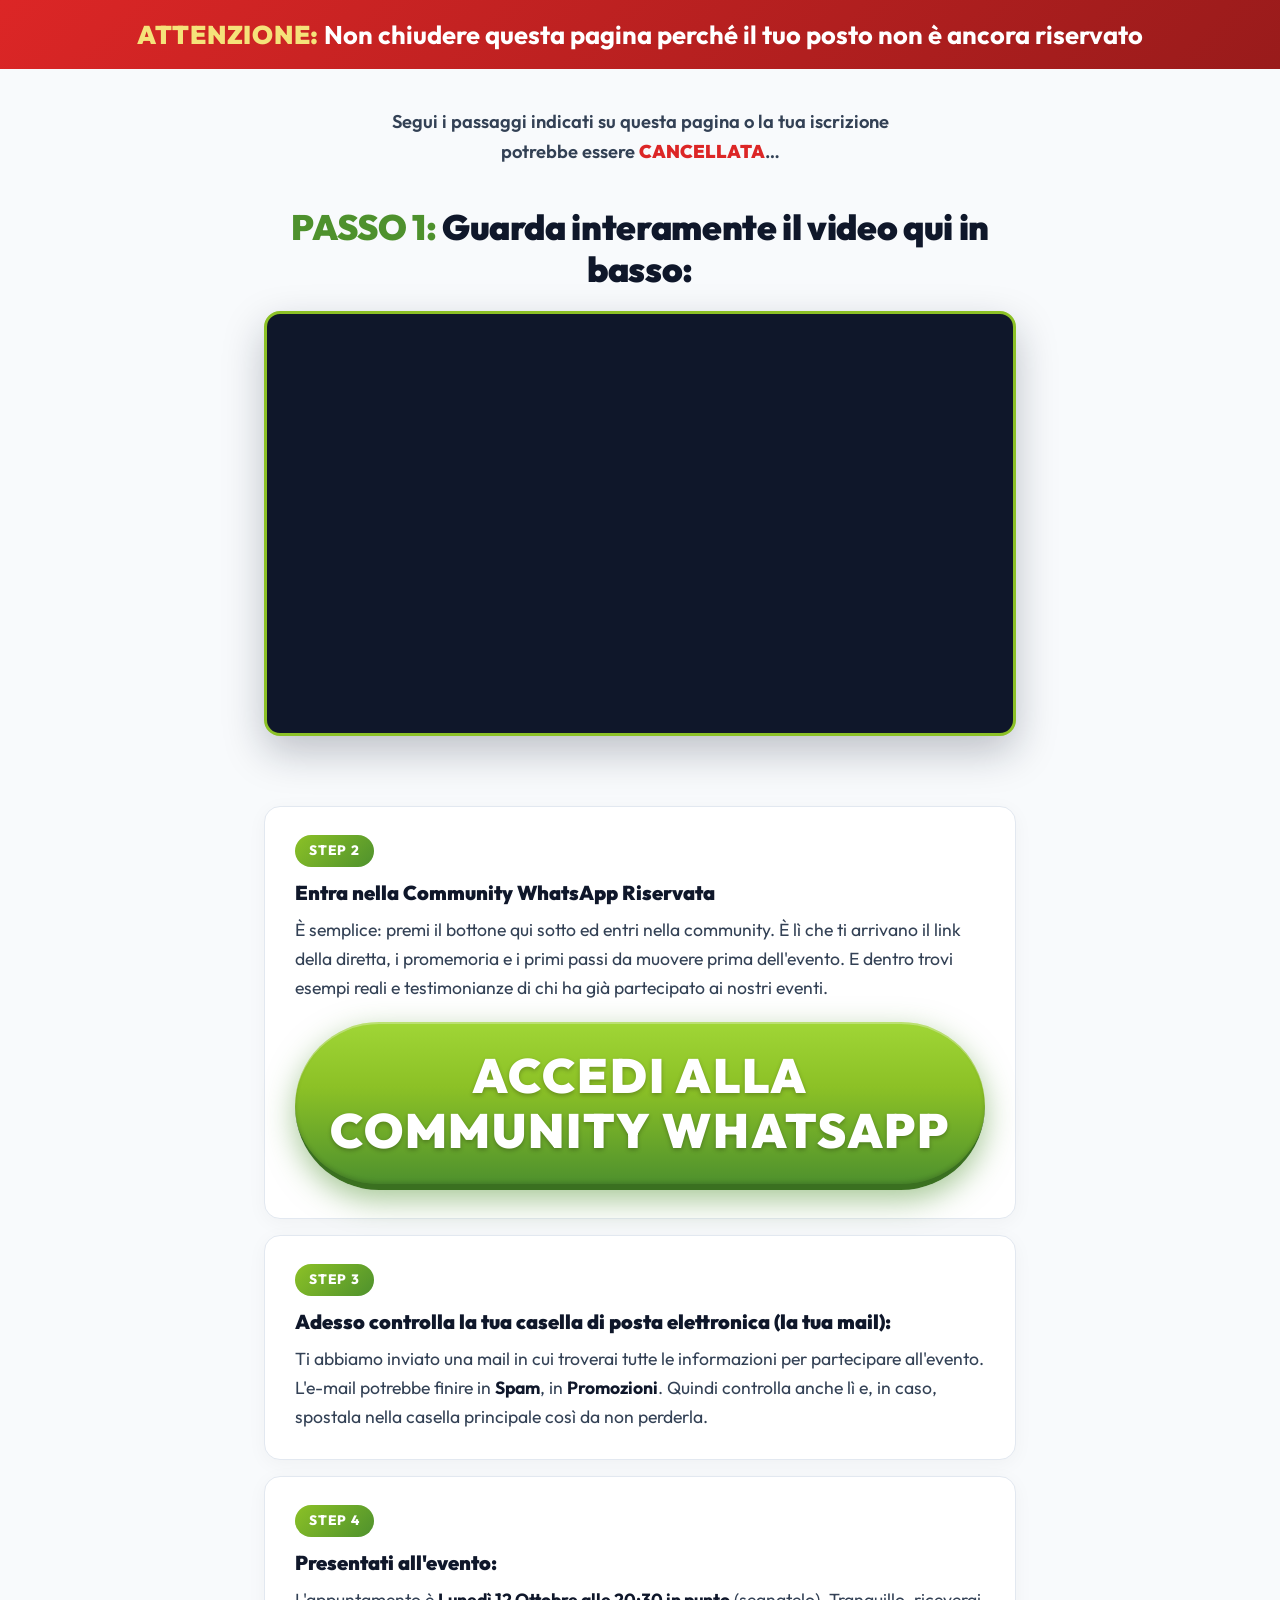
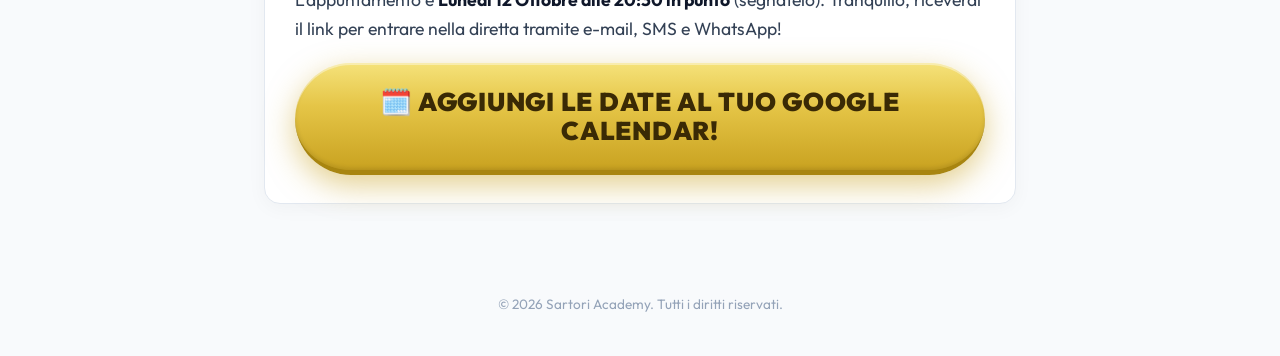
<file: grazie.html>
<!DOCTYPE html>
<html lang="it">

<head>
  <meta charset="utf-8">
  <meta name="viewport" content="width=device-width, initial-scale=1">
  <meta name="robots" content="noindex, nofollow">

  <!-- Copy: "OPT-IN - Lancio ROAS (12_10_2026).docx" → sezione A3 - TY PAGE -->
  <title>I prossimi passi — Evento Live 12 Ottobre 2026</title>

  <link rel="icon" href="./assets/favicon.svg" type="image/svg+xml">

  <link rel="preconnect" href="https://fonts.googleapis.com">
  <link rel="preconnect" href="https://fonts.gstatic.com" crossorigin>
  <link href="https://fonts.googleapis.com/css2?family=Outfit:wght@400;500;600;700;800;900&display=swap"
    rel="stylesheet">

  <link rel="stylesheet" href="./css/style.css">

  <!-- Microsoft Clarity — progetto "Q4 2026 Roas" (ymtm3s55lu) -->
  <script type="text/javascript">
    (function (c, l, a, r, i, t, y) {
      c[a] = c[a] || function () { (c[a].q = c[a].q || []).push(arguments) };
      t = l.createElement(r); t.async = 1; t.src = "https://www.clarity.ms/tag/" + i;
      y = l.getElementsByTagName(r)[0]; y.parentNode.insertBefore(t, y);
    })(window, document, "clarity", "script", "ymtm3s55lu");
  </script>
</head>

<body>

  <svg xmlns="http://www.w3.org/2000/svg" style="display:none" aria-hidden="true">
    <symbol id="icon-play" viewBox="0 0 384 512">
      <path d="M73 39c-15-9-33-9-48 0S0 63 0 80v352c0 17 9 33 25 41s33 9 48 0l288-176c14-9 23-24 23-41s-9-32-23-41L73 39z" />
    </symbol>
  </svg>

  <!-- ============================================================
       ATTENZIONE — headline iniziale
       ============================================================ -->
  <div class="alert-bar" role="alert">
    <strong>ATTENZIONE:</strong> Non chiudere questa pagina perché il tuo posto non è ancora riservato
  </div>

  <div class="container">

    <section class="thankyou">
      <p class="thankyou__lead">
        Segui i passaggi indicati su questa pagina o la tua iscrizione potrebbe essere
        <strong class="text-alert">CANCELLATA</strong>…
      </p>
    </section>

    <!-- ==========================================================
         PASSO 1 — VSL thank-you
         Il testo del video (A3, da "--- VSL ---" a "--- FINE VSL ---")
         è lo script del video: NON va mostrato in pagina.

         Embed Vidalytics Q4 THANK-YOU (Qo7FZ9rSbkFfkS5q).
         ========================================================== -->
    <section class="thankyou-vsl">
      <h2 class="step-heading"><span>PASSO 1:</span> Guarda interamente il video qui in basso:</h2>

      <div class="vsl-frame" data-vsl="thankyou">
        <div id="vidalytics_embed_Qo7FZ9rSbkFfkS5q" style="width: 100%; position:relative; padding-top: 56.25%;"></div>
        <script type="text/javascript">
        (function (v, i, d, a, l, y, t, c, s) {
            y='_'+d.toLowerCase();c=d+'L';if(!v[d]){v[d]={};}if(!v[c]){v[c]={};}if(!v[y]){v[y]={};}var vl='Loader',vli=v[y][vl],vsl=v[c][vl + 'Script'],vlf=v[c][vl + 'Loaded'],ve='Embed';
            if (!vsl){vsl=function(u,cb){
                if(t){cb();return;}s=i.createElement("script");s.type="text/javascript";s.async=1;s.src=u;
                if(s.readyState){s.onreadystatechange=function(){if(s.readyState==="loaded"||s.readyState=="complete"){s.onreadystatechange=null;vlf=1;cb();}};}else{s.onload=function(){vlf=1;cb();};}
                i.getElementsByTagName("head")[0].appendChild(s);
            };}
            vsl(l+'loader.min.js',function(){if(!vli){var vlc=v[c][vl];vli=new vlc();}vli.loadScript(l+'player.min.js',function(){var vec=v[d][ve];t=new vec();t.run(a);});});
        })(window, document, 'Vidalytics', 'vidalytics_embed_Qo7FZ9rSbkFfkS5q', 'https://fast.vidalytics.com/embeds/mfTzAkpp/Qo7FZ9rSbkFfkS5q/');
        </script>
      </div>
    </section>

    <section>
      <div class="thankyou-steps">

        <!-- Step 2 — Community WhatsApp -->
        <div class="thankyou-step">
          <span class="thankyou-step__number">Step 2</span>
          <h3>Entra nella Community WhatsApp Riservata</h3>
          <p>È semplice: premi il bottone qui sotto ed entri nella community. È lì che ti arrivano il link della
            diretta, i promemoria e i primi passi da muovere prima dell'evento. E dentro trovi esempi reali e
            testimonianze di chi ha già partecipato ai nostri eventi.</p>

          <a class="cta-button cta-button--step" href="https://chat.whatsapp.com/FBwNG38H1w8KzcDO4n8ZG5" target="_blank" rel="noopener">
            ACCEDI ALLA COMMUNITY WHATSAPP
          </a>
        </div>

        <!-- Step 3 — Email -->
        <div class="thankyou-step">
          <span class="thankyou-step__number">Step 3</span>
          <h3>Adesso controlla la tua casella di posta elettronica (la tua mail):</h3>
          <p>Ti abbiamo inviato una mail in cui troverai tutte le informazioni per partecipare all'evento. L'e-mail
            potrebbe finire in <strong>Spam</strong>, in <strong>Promozioni</strong>. Quindi controlla anche lì e, in
            caso, spostala nella casella principale così da non perderla.</p>
        </div>

        <!-- Step 4 — Evento -->
        <div class="thankyou-step">
          <span class="thankyou-step__number">Step 4</span>
          <h3>Presentati all'evento:</h3>
          <p>L'appuntamento è <strong>Lunedì 12 Ottobre alle 20:30 in punto</strong> (segnatelo). Tranquillo, riceverai
            il link per entrare nella diretta tramite e-mail, SMS e WhatsApp!</p>

          <a class="form-submit form-submit--step" href="https://calendar.google.com/calendar/render?action=TEMPLATE&amp;text=Serata%20live%20ROAS%20-%20Regalo%2050%20prodotti&amp;dates=20261012T183000Z/20261012T200000Z&amp;details=Serata%20live%20gratuita%20con%20Gabriele%20Sartori.%20Il%20link%20per%20entrare%20in%20diretta%20arriva%20via%20email%20e%20nella%20community%20WhatsApp%20prima%20di%20ogni%20serata.&amp;location=Online&amp;ctz=Europe%2FRome&amp;recur=RRULE%3AFREQ%3DDAILY%3BCOUNT%3D3" target="_blank" rel="noopener">
            🗓️ AGGIUNGI LE DATE AL TUO GOOGLE CALENDAR!
          </a>
        </div>

      </div>
    </section>

  </div>

  <!-- ============================================================
       FOOTER
       ============================================================ -->
  <div class="footer">
    © 2026 Sartori Academy. Tutti i diritti riservati.
  </div>

  <script src="./js/config.js"></script>
  <script src="./js/main.js"></script>
</body>

</html>
</file>
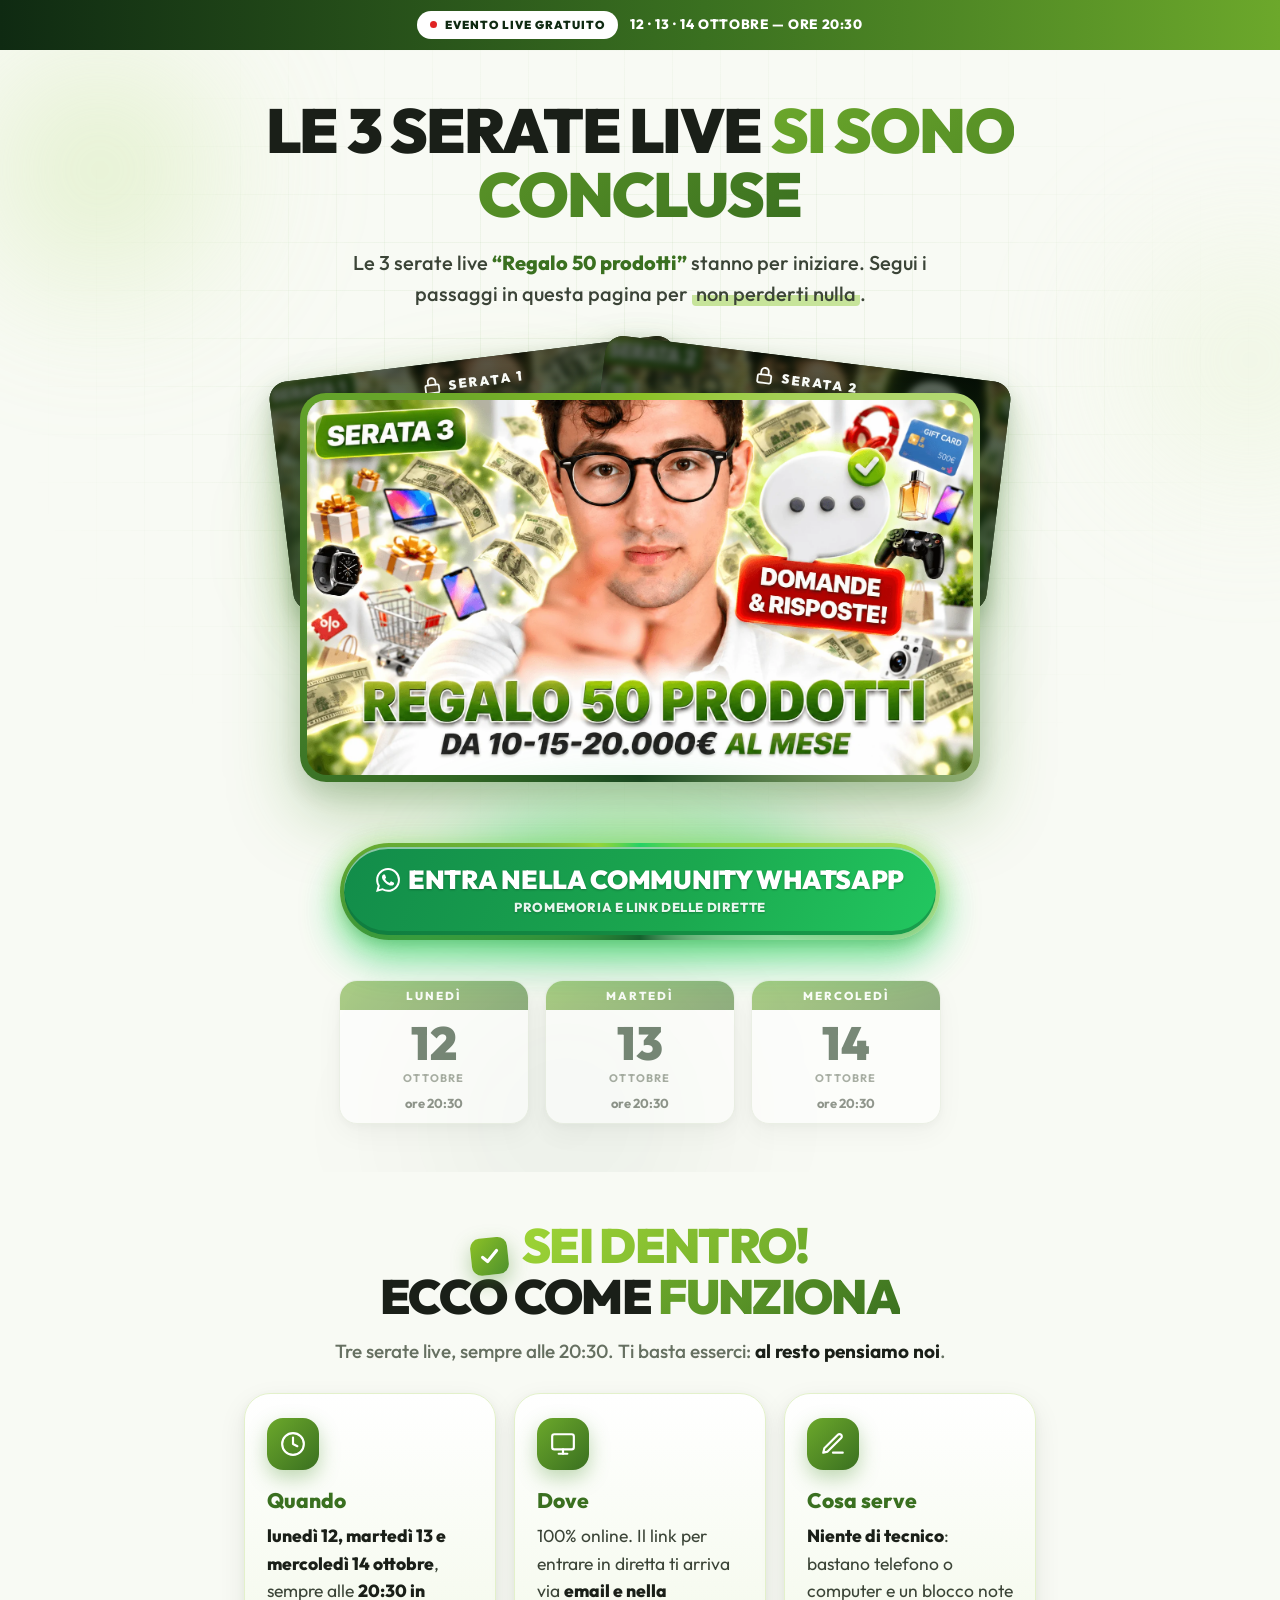
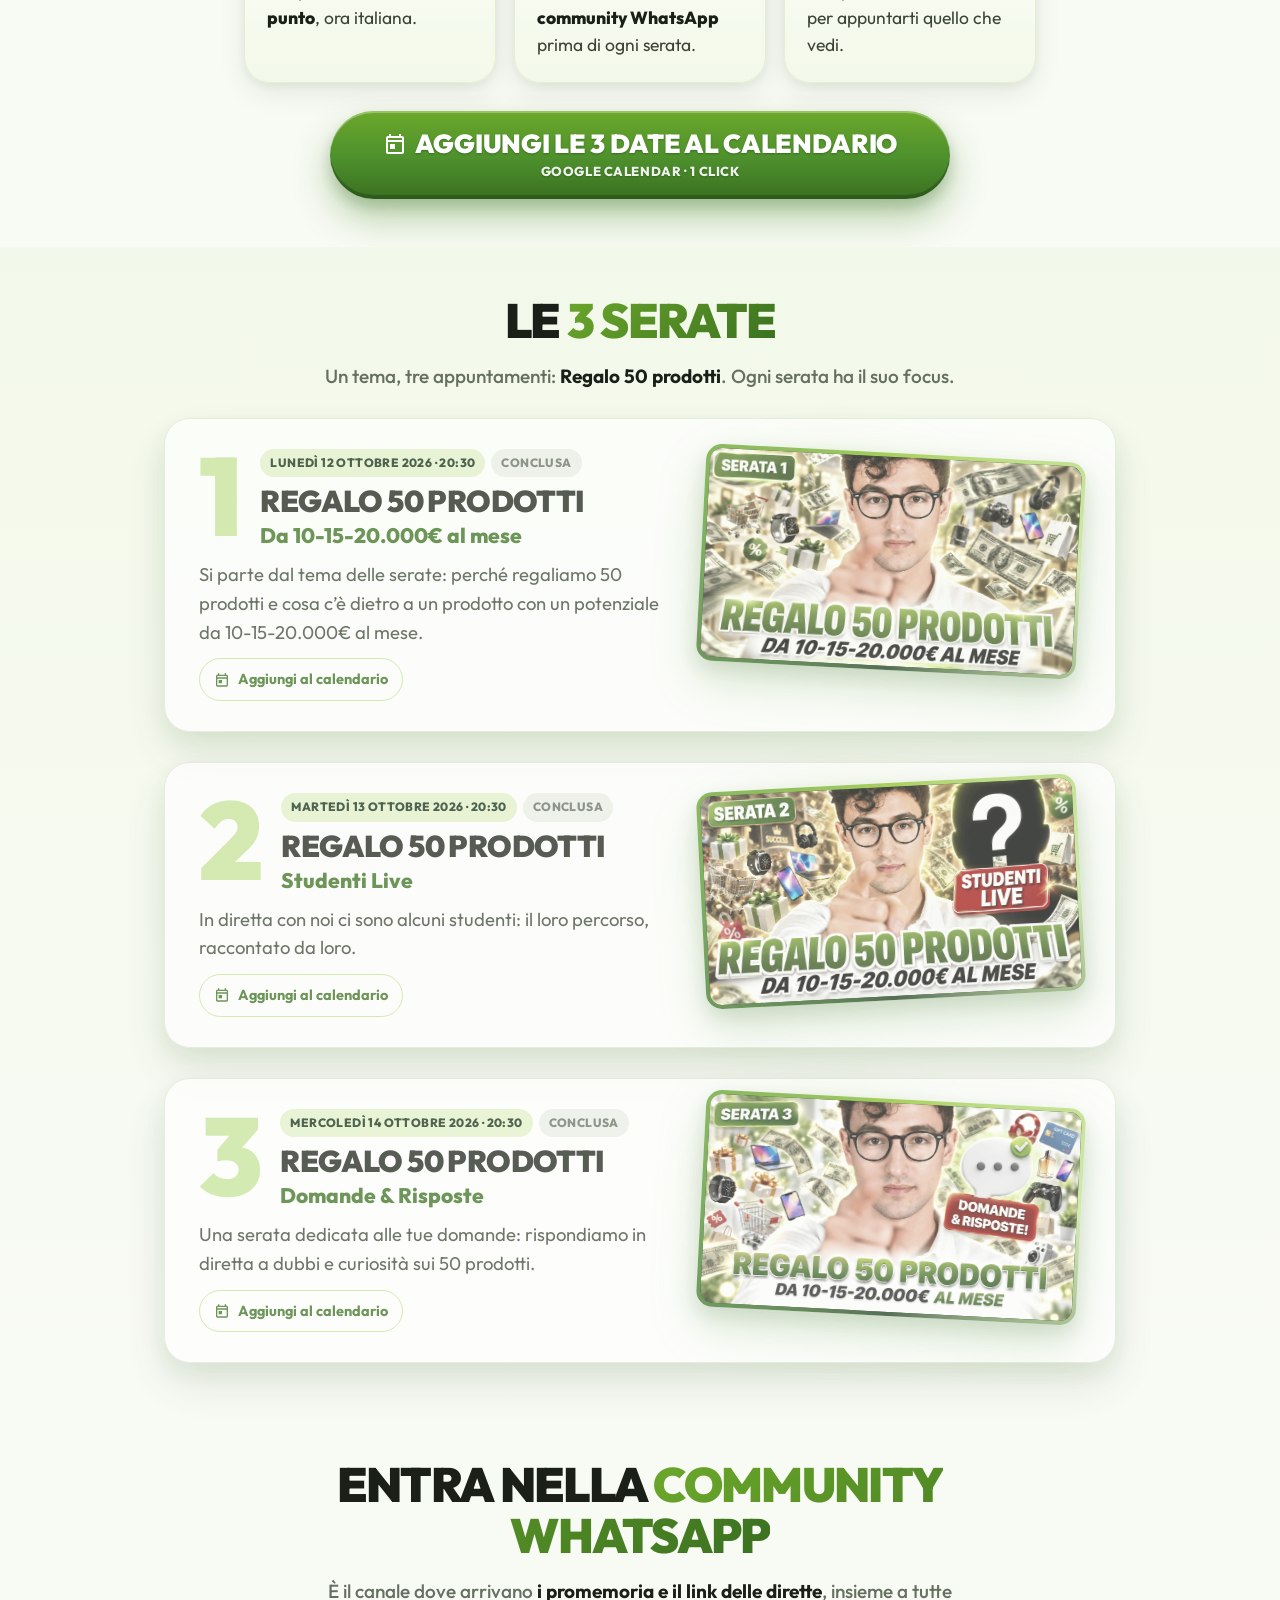
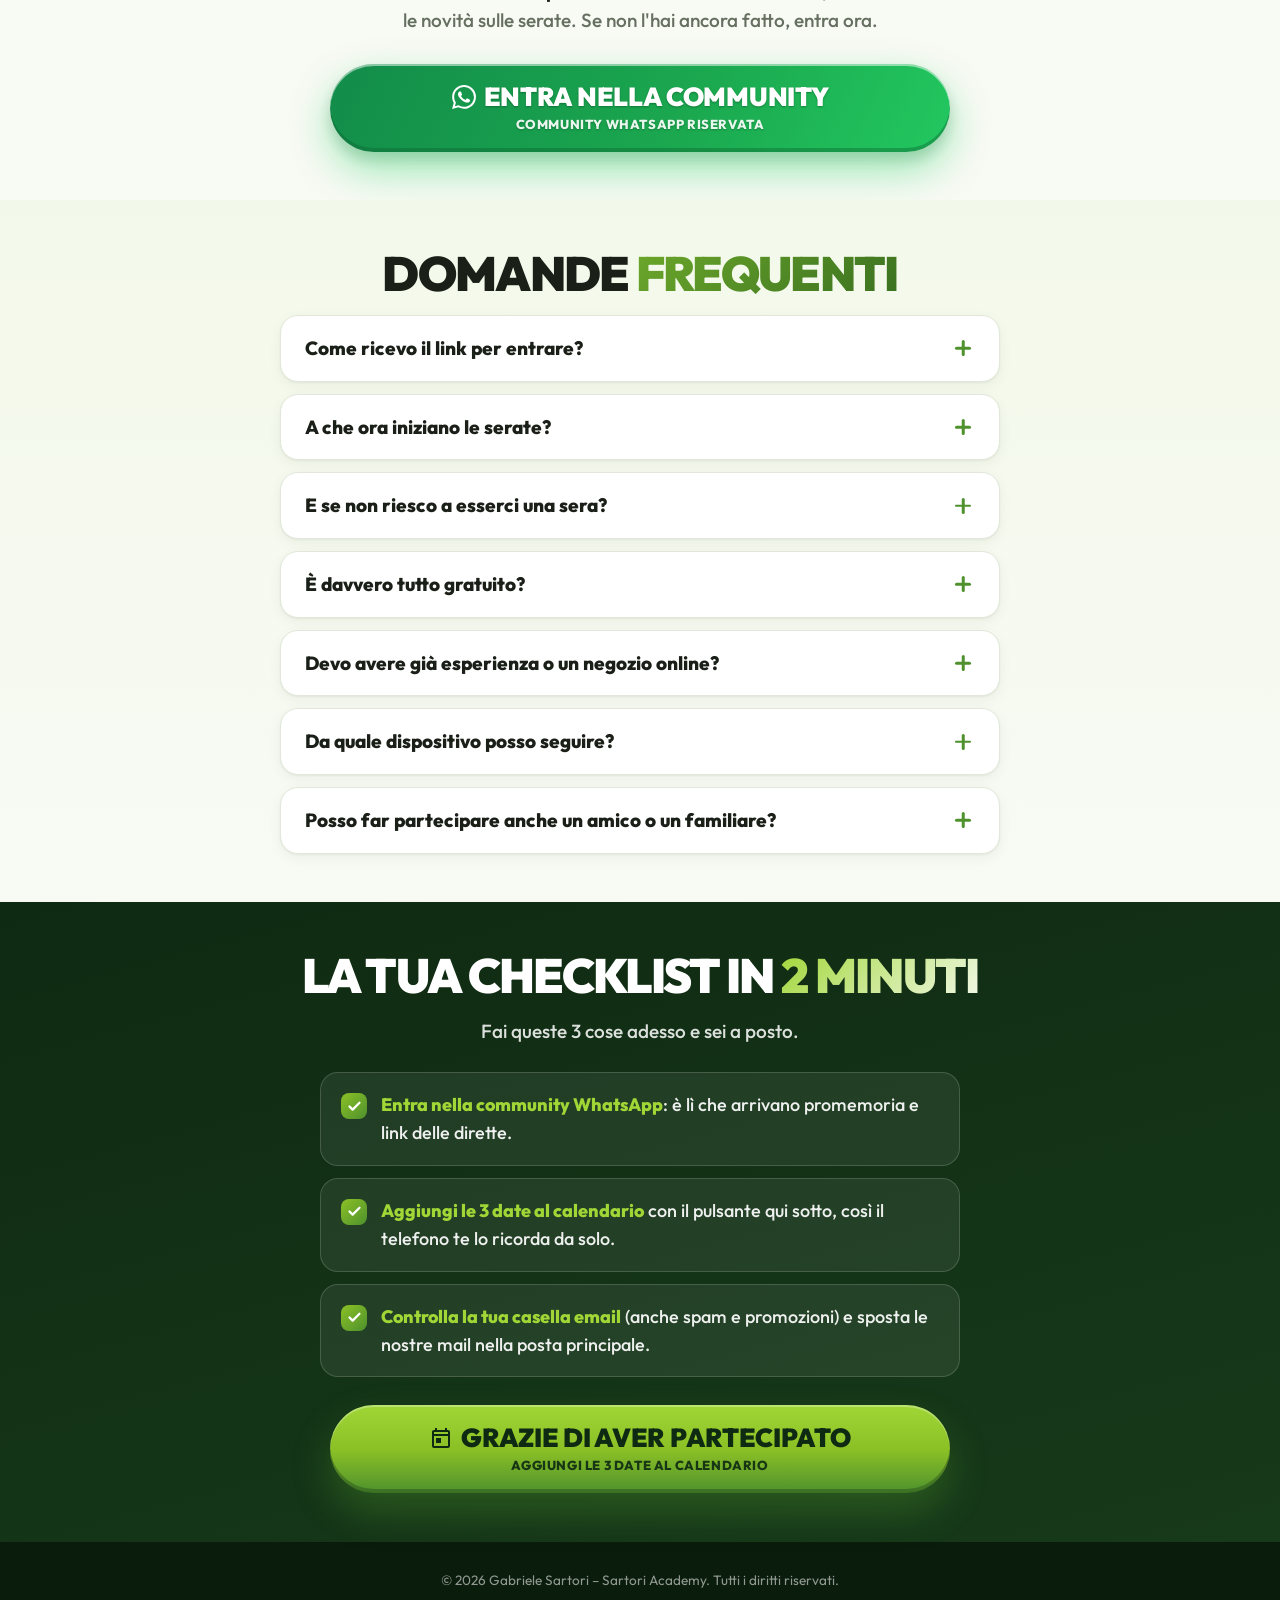
<file: show-up.html>
<!DOCTYPE html>
<html lang="it">
<head>
  <meta charset="UTF-8">
  <meta name="viewport" content="width=device-width, initial-scale=1.0">
  <title>Manca poco! · Serate live ROAS 12-13-14 ottobre</title>
  <meta name="description" content="Sei iscritto alle 3 serate live gratuite ROAS: 12, 13 e 14 ottobre alle 20:30. Regalo 50 prodotti: preparati in 2 minuti per non perderti nulla.">
  <meta name="robots" content="noindex, nofollow">
  <meta name="theme-color" content="#0F2A12">

  <!-- Open Graph: quando il dominio è definitivo, rendi og:image un URL assoluto
       (es. https://DOMINIO/percorso/show-up-assets/images/serata-1.webp) e aggiungi og:url. -->
  <meta property="og:type" content="website">
  <meta property="og:locale" content="it_IT">
  <meta property="og:title" content="Serate live ROAS · 12-13-14 ottobre ore 20:30">
  <meta property="og:description" content="3 serate live gratuite: Regalo 50 prodotti. Ci vediamo alle 20:30.">
  <meta property="og:image" content="show-up-assets/images/serata-1.webp">

  <link rel="icon" type="image/svg+xml" href="show-up-assets/favicon.svg">
  <link rel="preconnect" href="https://fonts.googleapis.com">
  <link rel="preconnect" href="https://fonts.gstatic.com" crossorigin>
  <link href="https://fonts.googleapis.com/css2?family=Outfit:wght@400;500;600;700;800;900&display=swap" rel="stylesheet">
  <link rel="stylesheet" href="show-up-assets/css/style.css">

  <!-- Microsoft Clarity — show-up (ynd3y5wizn) -->
  <script type="text/javascript">
    (function (c, l, a, r, i, t, y) {
      c[a] = c[a] || function () { (c[a].q = c[a].q || []).push(arguments) };
      t = l.createElement(r); t.async = 1; t.src = "https://www.clarity.ms/tag/" + i;
      y = l.getElementsByTagName(r)[0]; y.parentNode.insertBefore(t, y);
    })(window, document, "clarity", "script", "ynd3y5wizn");
  </script>
</head>
<body>

  <!-- ============================================================
       TOP BAR — date generate da js/config.js
       ============================================================ -->
  <div class="topbar">
    <span class="topbar-shine" aria-hidden="true"></span>
    <span class="topbar-inner">
      <span class="topbar-badge"><span class="live-dot"></span>Evento live gratuito</span>
      <span class="topbar-dates" data-topbar-dates></span>
    </span>
  </div>

  <!-- ============================================================
       HERO
       ============================================================ -->
  <header class="hero">
    <div class="hero-bg" aria-hidden="true">
      <div class="blob blob-1"></div>
      <div class="blob blob-2"></div>
      <div class="blob blob-3"></div>
      <div class="hero-grid"></div>
    </div>

    <div class="hero-inner">
      <h1 data-hero-title>Ci vediamo alle <span class="mk">20:30</span></h1>

      <p class="hero-sub">Le 3 serate live <strong>“Regalo 50 prodotti”</strong> stanno per iniziare. Segui i passaggi in questa pagina per <span class="hl">non perderti nulla</span>.</p>

      <!-- Showcase: cover della serata corrente + le altre 2 dietro -->
      <div class="showcase">
        <div class="showcase-deck" aria-hidden="true">
          <div class="deck-card deck-left">
            <img data-deck-img="0" src="show-up-assets/images/serata-2.webp" alt="" width="1672" height="941">
            <div class="deck-veil">
              <svg viewBox="0 0 24 24" fill="none" stroke="currentColor" stroke-width="2.4" stroke-linecap="round" stroke-linejoin="round"><rect x="3" y="11" width="18" height="11" rx="2"/><path d="M7 11V7a5 5 0 0110 0v4"/></svg>
              <span data-deck-label="0">Serata 2</span>
            </div>
          </div>
          <div class="deck-card deck-right">
            <img data-deck-img="1" src="show-up-assets/images/serata-3.webp" alt="" width="1672" height="941">
            <div class="deck-veil">
              <svg viewBox="0 0 24 24" fill="none" stroke="currentColor" stroke-width="2.4" stroke-linecap="round" stroke-linejoin="round"><rect x="3" y="11" width="18" height="11" rx="2"/><path d="M7 11V7a5 5 0 0110 0v4"/></svg>
              <span data-deck-label="1">Serata 3</span>
            </div>
          </div>
        </div>
        <div class="showcase-card">
          <div class="showcase-frame">
            <img data-showcase-img src="show-up-assets/images/serata-1.webp" alt="Serata 1 – Regalo 50 prodotti – Da 10-15-20.000€ al mese" width="1672" height="941" fetchpriority="high">
            <span class="shine" aria-hidden="true"></span>
          </div>
        </div>
      </div>

      <!-- CTA WhatsApp (link in js/config.js) -->
      <div class="cta-block cta-block--hero">
        <div class="cta-halo" aria-hidden="true"></div>
        <div class="cta-ring">
          <a class="btn btn--whatsapp" data-whatsapp target="_blank" rel="noopener">
            <span class="btn-label"><span class="btn-ico"><svg viewBox="0 0 24 24" fill="currentColor" aria-hidden="true"><use href="#ico-whatsapp"/></svg></span>Entra nella community WhatsApp</span>
            <span class="btn-sub" data-whatsapp-sub>Promemoria e link delle dirette</span>
          </a>
        </div>
      </div>

      <!-- Mini calendario delle 3 date -->
      <div class="cal-dates" data-cal-dates></div>
    </div>
  </header>

  <main>

    <!-- ============================================================
         COME FUNZIONA
         ============================================================ -->
    <section class="section">
      <div class="section-inner">
        <h2 class="sec-head"><span class="head-check" aria-hidden="true"><svg viewBox="0 0 24 24"><use href="#ico-check"/></svg></span><span class="mk-lime">Sei dentro!</span><br>Ecco come <span class="mk">funziona</span></h2>
        <p class="sec-intro">Tre serate live, sempre alle 20:30. Ti basta esserci: <strong>al resto pensiamo noi</strong>.</p>

        <div class="info-grid">
          <div class="info-card">
            <div class="info-ico"><svg viewBox="0 0 24 24" fill="none" stroke="currentColor" stroke-width="2" stroke-linecap="round" stroke-linejoin="round" aria-hidden="true"><circle cx="12" cy="12" r="10"/><polyline points="12 6 12 12 16 14"/></svg></div>
            <h3 class="info-title">Quando</h3>
            <p class="info-text"><strong data-dates-short></strong>, sempre alle <strong>20:30 in punto</strong>, ora italiana.</p>
          </div>
          <div class="info-card">
            <div class="info-ico"><svg viewBox="0 0 24 24" fill="none" stroke="currentColor" stroke-width="2" stroke-linecap="round" stroke-linejoin="round" aria-hidden="true"><rect x="2" y="3" width="20" height="14" rx="2"/><line x1="8" y1="21" x2="16" y2="21"/><line x1="12" y1="17" x2="12" y2="21"/></svg></div>
            <h3 class="info-title">Dove</h3>
            <p class="info-text">100% online. Il link per entrare in diretta ti arriva via <strong>email e nella community WhatsApp</strong> prima di ogni serata.</p>
          </div>
          <div class="info-card">
            <div class="info-ico"><svg viewBox="0 0 24 24" fill="none" stroke="currentColor" stroke-width="2" stroke-linecap="round" stroke-linejoin="round" aria-hidden="true"><path d="M12 20h9"/><path d="M16.5 3.5a2.121 2.121 0 013 3L7 19l-4 1 1-4L16.5 3.5z"/></svg></div>
            <h3 class="info-title">Cosa serve</h3>
            <p class="info-text"><strong>Niente di tecnico</strong>: bastano telefono o computer e un blocco note per appuntarti quello che vedi.</p>
          </div>
        </div>

        <div class="cta-block">
          <a class="btn btn--primary" data-calendar="all" target="_blank" rel="noopener">
            <span class="btn-label"><span class="btn-ico"><svg viewBox="0 0 24 24" fill="currentColor" aria-hidden="true"><use href="#ico-calendar"/></svg></span>Aggiungi le 3 date al calendario</span>
            <span class="btn-sub">Google Calendar · 1 click</span>
          </a>
        </div>
      </div>
    </section>

    <!-- ============================================================
         LE 3 SERATE — card generate da js/config.js (SERATE)
         ============================================================ -->
    <section class="section section--tint" id="serate">
      <div class="section-inner section-inner--wide">
        <h2 class="sec-head">Le <span class="mk">3 serate</span></h2>
        <p class="sec-intro">Un tema, tre appuntamenti: <strong>Regalo 50 prodotti</strong>. Ogni serata ha il suo focus.</p>

        <div class="night-stack" data-nights></div>
        <noscript><p class="sec-intro">Serate: lunedì 12, martedì 13 e mercoledì 14 ottobre 2026, ore 20:30.</p></noscript>
      </div>
    </section>

    <!-- ============================================================
         COMMUNITY WHATSAPP
         ============================================================ -->
    <section class="section">
      <div class="section-inner">
        <h2 class="sec-head">Entra nella <span class="mk">community WhatsApp</span></h2>
        <p class="sec-intro">È il canale dove arrivano <strong>i promemoria e il link delle dirette</strong>, insieme a tutte le novità sulle serate. Se non l'hai ancora fatto, entra ora.</p>

        <div class="cta-block">
          <a class="btn btn--whatsapp" data-whatsapp target="_blank" rel="noopener">
            <span class="btn-label"><span class="btn-ico"><svg viewBox="0 0 24 24" fill="currentColor" aria-hidden="true"><use href="#ico-whatsapp"/></svg></span>Entra nella community</span>
            <span class="btn-sub" data-whatsapp-sub>Community WhatsApp riservata</span>
          </a>
        </div>
      </div>
    </section>

    <!-- ============================================================
         FAQ
         ============================================================ -->
    <section class="section section--tint">
      <div class="section-inner">
        <h2 class="sec-head">Domande <span class="mk">frequenti</span></h2>

        <div class="faq-list">
          <details class="faq-item">
            <summary>Come ricevo il link per entrare?<span class="faq-sign" aria-hidden="true"></span></summary>
            <div class="faq-answer">Ti arriva via <strong>email e nella community WhatsApp</strong> poco prima di ogni serata. Se non trovi la mail, controlla <strong>spam e promozioni</strong> e spostala nella posta principale.</div>
          </details>

          <details class="faq-item">
            <summary>A che ora iniziano le serate?<span class="faq-sign" aria-hidden="true"></span></summary>
            <div class="faq-answer">Tutte e tre alle <strong>20:30 in punto</strong>, ora italiana. Collegati qualche minuto prima per non perderti l'inizio.</div>
          </details>

          <details class="faq-item">
            <summary>E se non riesco a esserci una sera?<span class="faq-sign" aria-hidden="true"></span></summary>
            <div class="faq-answer">L'ideale è <strong>esserci a tutte e tre dal vivo</strong>: ogni serata ha un focus diverso e in diretta puoi fare domande. Aggiungi ora le date al calendario e, se hai un imprevisto, segui gli aggiornamenti nella community WhatsApp.</div>
          </details>

          <details class="faq-item">
            <summary>È davvero tutto gratuito?<span class="faq-sign" aria-hidden="true"></span></summary>
            <div class="faq-answer">Sì. Le 3 serate sono <strong>completamente gratuite</strong>: nessuna carta di credito, nessun costo per partecipare.</div>
          </details>

          <details class="faq-item">
            <summary>Devo avere già esperienza o un negozio online?<span class="faq-sign" aria-hidden="true"></span></summary>
            <div class="faq-answer">No. Per seguire le serate <strong>non serve nessuna esperienza</strong> e non devi preparare nulla: ascolta, prendi appunti e porta le tue domande alla terza serata.</div>
          </details>

          <details class="faq-item">
            <summary>Da quale dispositivo posso seguire?<span class="faq-sign" aria-hidden="true"></span></summary>
            <div class="faq-answer">Da <strong>telefono, tablet o computer</strong>, indifferentemente. Basta cliccare il link che ti mandiamo.</div>
          </details>

          <details class="faq-item">
            <summary>Posso far partecipare anche un amico o un familiare?<span class="faq-sign" aria-hidden="true"></span></summary>
            <div class="faq-answer">Certo, ma ognuno deve <strong>iscriversi con i propri dati</strong> per ricevere il link di accesso.</div>
          </details>
        </div>
      </div>
    </section>

    <!-- ============================================================
         CHECKLIST FINALE
         ============================================================ -->
    <section class="section section--dark">
      <div class="section-inner">
        <h2 class="sec-head">La tua checklist in <span class="mk">2 minuti</span></h2>
        <p class="sec-intro">Fai queste 3 cose adesso e sei a posto.</p>

        <ul class="prep-list">
          <li>
            <span class="prep-check" aria-hidden="true"><svg viewBox="0 0 24 24"><use href="#ico-check"/></svg></span>
            <span><strong>Entra nella community WhatsApp</strong>: è lì che arrivano promemoria e link delle dirette.</span>
          </li>
          <li>
            <span class="prep-check" aria-hidden="true"><svg viewBox="0 0 24 24"><use href="#ico-check"/></svg></span>
            <span><strong>Aggiungi le 3 date al calendario</strong> con il pulsante qui sotto, così il telefono te lo ricorda da solo.</span>
          </li>
          <li>
            <span class="prep-check" aria-hidden="true"><svg viewBox="0 0 24 24"><use href="#ico-check"/></svg></span>
            <span><strong>Controlla la tua casella email</strong> (anche spam e promozioni) e sposta le nostre mail nella posta principale.</span>
          </li>
        </ul>

        <div class="cta-block">
          <a class="btn btn--primary btn--on-dark" data-calendar="all" target="_blank" rel="noopener">
            <span class="btn-label"><span class="btn-ico"><svg viewBox="0 0 24 24" fill="currentColor" aria-hidden="true"><use href="#ico-calendar"/></svg></span><span data-final-cta>Ci vediamo alle 20:30</span></span>
            <span class="btn-sub">Aggiungi le 3 date al calendario</span>
          </a>
        </div>
      </div>
    </section>

  </main>

  <footer class="footer">
    <p>© 2026 Gabriele Sartori – Sartori Academy. Tutti i diritti riservati.</p>
  </footer>

  <!-- Icone riutilizzate -->
  <svg width="0" height="0" style="position:absolute" aria-hidden="true">
    <symbol id="ico-check" viewBox="0 0 24 24"><polyline points="20 6 9 17 4 12" fill="none" stroke="currentColor" stroke-width="3.6" stroke-linecap="round" stroke-linejoin="round"/></symbol>
    <symbol id="ico-calendar" viewBox="0 0 24 24"><path d="M19 4h-1V2h-2v2H8V2H6v2H5c-1.1 0-2 .9-2 2v14c0 1.1.9 2 2 2h14c1.1 0 2-.9 2-2V6c0-1.1-.9-2-2-2zm0 16H5V10h14v10zm0-12H5V6h14v2zM7 12h5v5H7z"/></symbol>
    <symbol id="ico-whatsapp" viewBox="0 0 24 24"><path d="M17.472 14.382c-.297-.149-1.758-.867-2.03-.967-.273-.099-.471-.148-.67.15-.197.297-.767.966-.94 1.164-.173.199-.347.223-.644.075-.297-.15-1.255-.463-2.39-1.475-.883-.788-1.48-1.761-1.653-2.059-.173-.297-.018-.458.13-.606.134-.133.298-.347.446-.52.149-.174.198-.298.298-.497.099-.198.05-.371-.025-.52-.075-.149-.669-1.612-.916-2.207-.242-.579-.487-.5-.669-.51-.173-.008-.371-.01-.57-.01-.198 0-.52.074-.792.372-.272.297-1.04 1.016-1.04 2.479 0 1.462 1.065 2.875 1.213 3.074.149.198 2.096 3.2 5.077 4.487.709.306 1.262.489 1.694.625.712.227 1.36.195 1.871.118.571-.085 1.758-.719 2.006-1.413.248-.694.248-1.289.173-1.413-.074-.124-.272-.198-.57-.347m-5.421 7.403h-.004a9.87 9.87 0 01-5.031-1.378l-.361-.214-3.741.982.998-3.648-.235-.374a9.86 9.86 0 01-1.51-5.26c.001-5.45 4.436-9.884 9.888-9.884 2.64 0 5.122 1.03 6.988 2.898a9.825 9.825 0 012.893 6.994c-.003 5.45-4.437 9.884-9.885 9.884m8.413-18.297A11.815 11.815 0 0012.05 0C5.495 0 .16 5.335.157 11.892c0 2.096.547 4.142 1.588 5.945L.057 24l6.305-1.654a11.882 11.882 0 005.683 1.448h.005c6.554 0 11.89-5.335 11.893-11.893a11.821 11.821 0 00-3.48-8.413z"/></symbol>
  </svg>

  <script src="show-up-assets/js/config.js"></script>
  <script src="show-up-assets/js/main.js"></script>
</body>
</html>
</file>
<file: css/style.css>
/* ==========================================================================
   Q4 2026 ROAS — OPT-IN
   style.css — foglio di stile unico, mobile first.
   Ricostruito dal design del vecchio opt-in Q2, senza ClickFunnels.
   ========================================================================== */

/* --------------------------------------------------------------------------
   Design tokens
   -------------------------------------------------------------------------- */

:root {
  --green-500: #8cc126;
  --green-600: #4e912d;
  --green-700: #3a7020;
  --green-300: #a0d636;
  --green-100: #d4eda8;
  --green-050: #f0f9e8;

  --gold-300: #f5e27a;
  --gold-500: #e5c547;
  --gold-600: #c9a220;
  --gold-700: #a88510;
  --gold-900: #3a2a05;

  --red-500: #dc2626;
  --red-700: #991b1b;
  --red-050: #fef2f2;

  --ink-900: #0f172a;
  --ink-800: #1a1a1a;
  --ink-600: #334155;
  --ink-400: #64748b;
  --ink-300: #94a3b8;
  --line: #e2e8f0;
  --page-bg: #f8fafc;

  --font: 'Outfit', 'Segoe UI', system-ui, -apple-system, sans-serif;
  --container: 800px;
  --gutter: 18px;
}

/* --------------------------------------------------------------------------
   Reset / base
   -------------------------------------------------------------------------- */

*,
*::before,
*::after {
  margin: 0;
  padding: 0;
  box-sizing: border-box;
}

html,
body {
  scroll-behavior: smooth;
  overflow-x: hidden;
  max-width: 100%;
}

body {
  font-family: var(--font);
  background-color: var(--page-bg);
  color: var(--ink-900);
  line-height: 1.6;
  -webkit-font-smoothing: antialiased;
  -moz-osx-font-smoothing: grayscale;
}

body.has-modal-open {
  overflow: hidden;
}

img,
svg {
  max-width: 100%;
}

a {
  color: inherit;
}

:focus-visible {
  outline: 3px solid var(--gold-500);
  outline-offset: 2px;
}

.visually-hidden {
  position: absolute;
  width: 1px;
  height: 1px;
  margin: -1px;
  padding: 0;
  overflow: hidden;
  clip: rect(0 0 0 0);
  white-space: nowrap;
  border: 0;
}

/* --------------------------------------------------------------------------
   Layout
   -------------------------------------------------------------------------- */

.container {
  max-width: var(--container);
  margin: 0 auto;
  padding: 0 var(--gutter);
}

.container > section {
  padding: 20px 0;
}

.divider {
  width: 100%;
  height: 1px;
  background: linear-gradient(90deg, transparent, var(--line), transparent);
  margin: 20px 0;
}

/* --------------------------------------------------------------------------
   Top bar
   -------------------------------------------------------------------------- */

.top-bar {
  background: linear-gradient(135deg, var(--green-500), var(--green-600));
  color: #fff;
  text-align: center;
  padding: 14px 20px;
  font-size: 0.95rem;
  font-weight: 600;
  letter-spacing: 0.02em;
}

.top-bar__date {
  white-space: nowrap;
}

/* Mobile: etichetta sopra, data intera su una sola riga sotto */
@media (max-width: 600px) {
  .top-bar {
    padding: 12px 12px;
    line-height: 1.3;
  }

  .top-bar__label {
    display: block;
    font-size: 0.85rem;
    letter-spacing: 0.06em;
    margin-bottom: 2px;
  }

  .top-bar__date {
    display: block;
    font-size: clamp(0.95rem, 4.6vw, 1.15rem);
    font-weight: 700;
    letter-spacing: 0;
  }
}

/* --------------------------------------------------------------------------
   Titoli
   -------------------------------------------------------------------------- */

.big-headline {
  font-size: clamp(2.5rem, 8vw, 4.5rem);
  font-weight: 900;
  line-height: 1.05;
  letter-spacing: -0.03em;
  text-align: center;
  background: linear-gradient(135deg, var(--green-500), var(--green-600));
  -webkit-background-clip: text;
  background-clip: text;
  -webkit-text-fill-color: transparent;
  color: transparent;
}

.sub-headline {
  font-size: clamp(2rem, 6vw, 3.2rem);
  font-weight: 900;
  color: var(--ink-900);
  letter-spacing: -0.02em;
  line-height: 1.1;
  text-align: center;
}

.section-heading {
  text-align: center;
  font-size: clamp(2.2rem, 6vw, 3.5rem);
  font-weight: 900;
  background: linear-gradient(135deg, var(--green-500), var(--green-600));
  -webkit-background-clip: text;
  background-clip: text;
  -webkit-text-fill-color: transparent;
  color: transparent;
  line-height: 1.1;
  letter-spacing: -0.03em;
  margin: 24px 0 14px;
}

.shine-text {
  background: linear-gradient(
    90deg,
    var(--green-600) 0%,
    var(--green-500) 25%,
    #d4f07a 50%,
    var(--green-500) 75%,
    var(--green-600) 100%
  );
  background-size: 200% 100%;
  -webkit-background-clip: text;
  background-clip: text;
  -webkit-text-fill-color: transparent;
  color: transparent;
  animation: text-shine 3s ease-in-out infinite;
}

@keyframes text-shine {
  0% {
    background-position: 200% center;
  }
  100% {
    background-position: -200% center;
  }
}

/* --------------------------------------------------------------------------
   Hero
   -------------------------------------------------------------------------- */

.hero {
  text-align: center;
  padding: 0 0 30px;
}

.hero .flash-label {
  display: inline-block;
  background: #fef9c3;
  color: #854d0e;
  font-size: 0.8rem;
  font-weight: 700;
  padding: 5px 14px;
  border-radius: 9999px;
  margin-bottom: 16px;
  border: 1.5px solid var(--gold-500);
}

.hero .flash-label .emoji {
  font-size: 1.1rem;
}

.hero-headline-forced {
  font-size: clamp(2.5rem, 12vw, 6rem);
  width: 100%;
}

.hero-subheadline-forced {
  word-break: keep-all;
  overflow-wrap: normal;
}

.hero-subheadline-forced span {
  white-space: nowrap;
}

.hero .description {
  font-size: 1.15rem;
  font-weight: 600;
  color: var(--ink-600);
  line-height: 1.6;
  margin-bottom: 8px;
}

.hero .description .highlight {
  color: var(--green-600);
  text-decoration: underline;
  text-decoration-thickness: 2px;
  text-underline-offset: 3px;
}

.hero-question {
  font-size: clamp(2.5rem, 12vw, 6rem);
  margin-bottom: 10px;
}

.pre-headline {
  display: inline-block;
  background: var(--ink-900);
  color: #fff;
  font-size: 1rem;
  font-weight: 800;
  letter-spacing: 0.02em;
  padding: 8px 18px;
  border-radius: 9999px;
  margin: 24px 0 14px;
}

.hero .pre-headline + .flash-label {
  display: table;
  margin: 0 auto 16px;
}

/* --------------------------------------------------------------------------
   VSL (opt-in + thank-you)
   Contenitore 16:9 pronto per l'embed Vidalytics: sostituire
   .vsl-placeholder con il codice embed.
   -------------------------------------------------------------------------- */

.vsl-section {
  padding-top: 0;
}

.vsl-frame {
  position: relative;
  width: 100%;
  margin: 0 auto;
  border-radius: 16px;
  overflow: hidden;
  background: var(--ink-900);
  box-shadow: 0 16px 40px rgba(15, 23, 42, 0.25);
  border: 3px solid var(--green-500);
}

.vsl-placeholder {
  aspect-ratio: 16 / 9;
  display: flex;
  align-items: center;
  justify-content: center;
  background: radial-gradient(circle at center, #1e293b, var(--ink-900));
}

.vsl-placeholder svg {
  width: 64px;
  height: 64px;
  padding: 18px 16px 18px 22px;
  border-radius: 50%;
  background: linear-gradient(135deg, var(--green-500), var(--green-600));
  fill: #fff;
  box-shadow: 0 8px 24px rgba(78, 145, 45, 0.5);
}

/* --------------------------------------------------------------------------
   CTA
   -------------------------------------------------------------------------- */

.cta-wrapper {
  text-align: center;
  margin: 20px 0;
}

.cta-button {
  display: block;
  width: 100%;
  background: linear-gradient(180deg, var(--green-300), var(--green-500) 40%, var(--green-600));
  color: #fff;
  font-family: var(--font);
  font-size: 1.8rem;
  font-weight: 900;
  text-transform: uppercase;
  letter-spacing: 0.04em;
  line-height: 1.15;
  padding: 22px 20px;
  border-radius: 9999px;
  border: none;
  border-bottom: 6px solid var(--green-700);
  cursor: pointer;
  text-decoration: none;
  text-shadow: 0 2px 4px rgba(0, 0, 0, 0.25);
  box-shadow: 0 10px 30px rgba(78, 145, 45, 0.5),
    inset 0 2px 0 rgba(255, 255, 255, 0.3),
    inset 0 -2px 4px rgba(0, 0, 0, 0.15);
  animation: pulse 2s ease-in-out infinite;
  transition: transform 0.15s, box-shadow 0.15s, border-bottom 0.15s;
}

.cta-button:hover {
  animation-play-state: paused;
  transform: translateY(-2px) scale(1.03);
  box-shadow: 0 14px 40px rgba(78, 145, 45, 0.6),
    inset 0 2px 0 rgba(255, 255, 255, 0.3),
    inset 0 -2px 4px rgba(0, 0, 0, 0.15);
}

.cta-button:active {
  transform: translateY(3px) scale(0.98);
  border-bottom-width: 2px;
  box-shadow: 0 4px 12px rgba(78, 145, 45, 0.3), inset 0 2px 4px rgba(0, 0, 0, 0.2);
}

.cta-button small {
  display: block;
  font-size: 1rem;
  font-weight: 600;
  margin-top: 2px;
  letter-spacing: 0.01em;
}

@keyframes pulse {
  0%,
  100% {
    transform: scale(1);
  }
  50% {
    transform: scale(1.03);
  }
}

.cta-note {
  text-align: center;
  font-size: 0.9rem;
  font-weight: 700;
  color: var(--green-600);
  margin-top: 12px;
  letter-spacing: 0.05em;
}

/* --------------------------------------------------------------------------
   Form d'iscrizione (hero + popup)
   -------------------------------------------------------------------------- */

.signup-form-wrapper {
  background: linear-gradient(135deg, var(--green-500), var(--green-600));
  border-radius: 20px;
  padding: 32px 22px;
  margin: 0 auto 40px;
  max-width: 500px;
  box-shadow: 0 12px 40px rgba(78, 145, 45, 0.35);
}

.signup-form-wrapper h3 {
  font-size: clamp(1.5rem, 4.5vw, 2rem);
  font-weight: 900;
  color: #fff;
  text-align: center;
  line-height: 1.2;
  margin-bottom: 24px;
  letter-spacing: -0.01em;
}

.signup-form-wrapper h3 span {
  color: var(--gold-300);
  font-style: italic;
}

.intro-form .signup-form-wrapper h3 {
  font-size: clamp(1.3rem, 4.2vw, 1.75rem);
  margin-bottom: 14px;
}

.form-intro {
  color: #fff;
  text-align: center;
  font-size: 1.1rem;
  font-weight: 600;
  line-height: 1.55;
  margin-bottom: 22px;
}

.signup-form .form-field {
  display: flex;
  align-items: center;
  gap: 12px;
  background: rgba(255, 255, 255, 0.15);
  border: 1.5px solid rgba(255, 255, 255, 0.3);
  border-radius: 12px;
  padding: 14px 16px;
  margin-bottom: 14px;
  transition: border-color 0.2s, background 0.2s;
}

.signup-form .form-field:focus-within {
  border-color: var(--gold-300);
  background: rgba(255, 255, 255, 0.22);
}

.signup-form .form-field.is-invalid {
  border-color: #ffb4b4;
  background: rgba(220, 38, 38, 0.18);
}

.signup-form .form-field__icon {
  width: 20px;
  height: 20px;
  flex-shrink: 0;
  fill: rgba(255, 255, 255, 0.6);
}

.signup-form .form-field input {
  background: none;
  border: none;
  outline: none;
  color: #fff;
  font-family: var(--font);
  font-size: 1.05rem;
  font-weight: 500;
  width: 100%;
  min-width: 0;
}

.signup-form .form-field input::placeholder {
  color: rgba(255, 255, 255, 0.55);
}

/* Prefisso internazionale: la select nativa copre il pill "+39", così su
   mobile si apre il picker di sistema senza librerie esterne. */
.form-field--phone {
  gap: 8px;
}

.phone-prefix {
  position: relative;
  flex-shrink: 0;
  display: flex;
  align-items: center;
}

.phone-prefix__value {
  display: inline-flex;
  align-items: center;
  gap: 4px;
  background: rgba(255, 255, 255, 0.2);
  border-radius: 8px;
  padding: 6px 10px;
  color: #fff;
  font-size: 1rem;
  font-weight: 700;
  white-space: nowrap;
  pointer-events: none;
}

.phone-prefix__value::after {
  content: '';
  width: 0;
  height: 0;
  border-left: 4px solid transparent;
  border-right: 4px solid transparent;
  border-top: 5px solid rgba(255, 255, 255, 0.8);
}

.phone-prefix select {
  position: absolute;
  inset: 0;
  width: 100%;
  height: 100%;
  opacity: 0;
  cursor: pointer;
  font-family: var(--font);
  font-size: 16px; /* evita lo zoom automatico su iOS */
}

.form-error {
  background: rgba(255, 255, 255, 0.95);
  color: var(--red-700);
  border-radius: 10px;
  padding: 12px 14px;
  font-size: 0.95rem;
  font-weight: 600;
  line-height: 1.45;
  margin-bottom: 14px;
  text-align: left;
}

.form-submit {
  display: block;
  width: 100%;
  background: linear-gradient(180deg, var(--gold-300), var(--gold-500) 40%, var(--gold-600));
  color: var(--gold-900);
  font-family: var(--font);
  font-size: 2rem;
  font-weight: 900;
  text-transform: uppercase;
  letter-spacing: 0.03em;
  line-height: 1.15;
  padding: 22px 20px;
  border-radius: 9999px;
  border: none;
  border-bottom: 5px solid var(--gold-700);
  cursor: pointer;
  text-align: center;
  text-decoration: none;
  margin-top: 20px;
  box-shadow: 0 10px 30px rgba(201, 162, 32, 0.5),
    inset 0 2px 0 rgba(255, 255, 255, 0.4),
    inset 0 -2px 4px rgba(0, 0, 0, 0.1);
  animation: pulse 2s ease-in-out infinite;
  transition: transform 0.15s, box-shadow 0.15s, border-bottom 0.15s;
}

.form-submit:hover:not(:disabled) {
  animation-play-state: paused;
  transform: translateY(-2px) scale(1.03);
  box-shadow: 0 14px 40px rgba(201, 162, 32, 0.6),
    inset 0 2px 0 rgba(255, 255, 255, 0.4),
    inset 0 -2px 4px rgba(0, 0, 0, 0.1);
}

.form-submit:active:not(:disabled) {
  transform: translateY(3px) scale(0.98);
  border-bottom-width: 2px;
  box-shadow: 0 4px 12px rgba(201, 162, 32, 0.3), inset 0 2px 4px rgba(0, 0, 0, 0.15);
}

.form-submit:disabled {
  cursor: progress;
  opacity: 0.85;
  animation: none;
  transform: none;
  font-size: 1.3rem;
}

.form-submit small {
  display: block;
  font-size: 0.85rem;
  font-weight: 600;
  margin-top: 2px;
  letter-spacing: 0.01em;
  color: #5a4210;
}

.form-submit__spinner {
  display: inline-block;
  width: 18px;
  height: 18px;
  margin-right: 10px;
  vertical-align: -3px;
  border: 3px solid rgba(58, 42, 5, 0.25);
  border-top-color: var(--gold-900);
  border-radius: 50%;
  animation: spin 0.7s linear infinite;
}

@keyframes spin {
  to {
    transform: rotate(360deg);
  }
}

.form-note {
  color: #fff;
  text-align: center;
  font-size: 1.05rem;
  line-height: 1.7;
  margin-top: 20px;
}

.form-note .underline-green {
  text-decoration: underline;
  text-underline-offset: 3px;
  text-decoration-thickness: 2px;
}

.cta-note--on-green {
  color: var(--gold-300);
  margin-top: 14px;
}

/* --------------------------------------------------------------------------
   Modal d'iscrizione (aperto dalle CTA)
   -------------------------------------------------------------------------- */

.modal {
  position: fixed;
  inset: 0;
  z-index: 100;
  background: rgba(15, 23, 42, 0.78);
  display: flex;
  align-items: flex-start;
  justify-content: center;
  padding: 20px var(--gutter);
  overflow-y: auto;
  -webkit-overflow-scrolling: touch;
}

.modal[hidden] {
  display: none;
}

.modal__dialog {
  position: relative;
  width: 100%;
  max-width: 500px;
  margin: auto;
  background: #fff;
  border-radius: 22px;
  padding: 14px;
  box-shadow: 0 24px 60px rgba(0, 0, 0, 0.45);
}

.modal__close {
  position: absolute;
  top: -10px;
  right: -10px;
  z-index: 2;
  width: 40px;
  height: 40px;
  border-radius: 50%;
  border: none;
  background: #fff;
  color: var(--ink-900);
  font-size: 1.4rem;
  line-height: 1;
  cursor: pointer;
  box-shadow: 0 4px 14px rgba(0, 0, 0, 0.3);
}

.modal__headline {
  text-align: center;
  padding: 18px 8px 16px;
}

.modal__headline p {
  margin: 0;
}

.modal__headline-big {
  font-size: clamp(2.1rem, 9vw, 3rem);
  font-weight: 900;
  line-height: 1.02;
  letter-spacing: -0.03em;
  background: linear-gradient(135deg, var(--green-500), var(--green-600));
  -webkit-background-clip: text;
  background-clip: text;
  -webkit-text-fill-color: transparent;
  color: transparent;
}

.modal__headline-sub {
  margin-top: 10px !important;
  font-size: 1.1rem;
  font-weight: 700;
  color: var(--ink-600);
  line-height: 1.3;
}

.modal__headline-sub span {
  display: inline-block;
  margin-top: 4px;
  font-size: clamp(1.5rem, 6.5vw, 2rem);
  font-weight: 900;
  color: var(--ink-900);
  letter-spacing: -0.02em;
  white-space: nowrap;
}

.modal__headline-question {
  margin-top: 8px !important;
  font-size: clamp(2.2rem, 10vw, 3.2rem);
  font-weight: 900;
  line-height: 1.05;
  letter-spacing: -0.03em;
}

.modal .signup-form-wrapper {
  margin-bottom: 0;
}

/* --------------------------------------------------------------------------
   Card benefici
   -------------------------------------------------------------------------- */

.benefit-cards {
  display: grid;
  grid-template-columns: 1fr;
  gap: 20px;
  margin: 16px 0 20px;
}

.benefit-card {
  background: var(--green-050);
  border-radius: 16px;
  overflow: hidden;
  box-shadow: 0 4px 20px rgba(0, 0, 0, 0.04);
}

.benefit-card-img {
  background: var(--green-100);
  min-height: 140px;
}

.benefit-card-img img {
  width: 100%;
  height: auto;
  display: block;
}

.benefit-card-body {
  padding: 14px 16px;
  display: flex;
  gap: 10px;
  align-items: flex-start;
}

.benefit-check {
  flex-shrink: 0;
  width: 26px;
  height: 26px;
  margin-top: 4px;
  fill: var(--green-600);
}

.benefit-card-body p {
  font-size: 1.3rem;
  color: var(--ink-600);
  line-height: 1.6;
  margin: 0;
  text-align: left;
}

.benefit-card-body p strong {
  color: var(--green-600);
  font-size: 1.35em;
  line-height: 1.2;
  display: inline-block;
}

.bio-cards .benefit-card-body p strong,
.inline-strong-cards .benefit-card-body p strong {
  font-size: inherit;
  line-height: inherit;
  display: inline;
}

.benefit-emoji {
  flex-shrink: 0;
  font-size: 1.6rem;
  line-height: 1;
  margin-top: 4px;
}

.benefit-card-body p strong {
  overflow-wrap: anywhere;
}

.bio-photo {
  text-align: center;
  margin: 24px 0 30px;
}

.bio-photo img {
  max-width: 100%;
  height: auto;
  border-radius: 16px;
}

/* --------------------------------------------------------------------------
   Step cards (verdi / rosse)
   -------------------------------------------------------------------------- */

.green-steps,
.red-steps {
  display: flex;
  flex-direction: column;
  gap: 16px;
  margin: 10px 0 30px;
}

.green-step-card,
.red-step-card {
  border-radius: 14px;
  padding: 28px 24px 28px 82px;
  position: relative;
  overflow: hidden;
}

.green-step-card {
  background: var(--green-050);
}

.red-step-card {
  background: var(--red-050);
}

.green-step-number,
.red-step-number {
  position: absolute;
  left: 10px;
  top: 50%;
  transform: translateY(-50%);
  font-size: 5rem;
  font-weight: 900;
  line-height: 1;
  pointer-events: none;
}

.green-step-number {
  color: rgba(78, 145, 45, 0.15);
}

.red-step-number {
  color: rgba(220, 38, 38, 0.1);
}

.green-step-card p,
.red-step-card p {
  font-size: clamp(1.3rem, 3.5vw, 1.5rem);
  line-height: 1.6;
  margin: 0;
  text-align: left;
  position: relative;
  z-index: 1;
}

.green-step-card p {
  color: var(--ink-800);
}

.green-step-card p strong {
  color: var(--green-600);
}

.red-step-card p {
  color: var(--red-700);
}

.red-step-card p strong {
  color: var(--red-500);
}

.green-step-card .step-title {
  display: block;
  font-weight: 900;
  line-height: 1.25;
  margin-bottom: 8px;
}

/* --------------------------------------------------------------------------
   Blocchi di testo
   -------------------------------------------------------------------------- */

.text-section {
  margin: 16px 0;
}

.text-section p {
  font-size: 1.05rem;
  color: var(--ink-600);
  line-height: 1.8;
  margin-bottom: 16px;
  text-align: left;
}

.text-section p:last-child {
  margin-bottom: 0;
}

.text-section p strong {
  color: var(--ink-900);
}

.text-big p {
  font-size: clamp(1.5rem, 4.5vw, 1.6rem);
  line-height: 1.7;
}

.text-big p strong {
  color: var(--green-600);
}

.text-bold {
  font-weight: 700;
  color: var(--ink-900) !important;
}

.text-check {
  display: flex;
  gap: 10px;
  align-items: flex-start;
}

.text-check svg {
  flex-shrink: 0;
  width: 22px;
  height: 22px;
  margin-top: 6px;
  fill: var(--green-600);
}

.flash-warning {
  color: var(--red-500) !important;
  font-size: clamp(1.6rem, 5vw, 2.2rem) !important;
  font-weight: 900 !important;
  text-transform: uppercase;
  text-align: center !important;
  animation: flash-blink 1.2s ease-in-out infinite;
  margin: 20px 0 !important;
}

@keyframes flash-blink {
  0%,
  100% {
    opacity: 1;
  }
  50% {
    opacity: 0.4;
  }
}

.section-green {
  background: var(--green-050);
  padding: 24px var(--gutter);
  margin: 30px calc(var(--gutter) * -1);
  overflow: hidden;
}

/* Sottotitoli lunghi: stessa gerarchia, corpo più piccolo per non spezzare
   male su mobile. */
.sub-headline--sm {
  font-size: clamp(1.45rem, 4.8vw, 2.3rem);
}

.headline-tail {
  text-align: center;
  font-size: clamp(1.35rem, 4.2vw, 1.8rem);
  font-weight: 700;
  color: var(--ink-600);
  line-height: 1.35;
  margin-top: 12px;
}

.headline-tail strong {
  color: var(--green-600);
}

.question-label {
  text-align: center;
  font-size: clamp(1.4rem, 4.5vw, 1.8rem);
  font-weight: 800;
  color: var(--ink-600);
  margin-bottom: 14px;
}

.callout {
  background: var(--ink-900);
  color: #fff;
  border-radius: 20px;
  border-left: 6px solid var(--gold-500);
  padding: 28px 22px;
  box-shadow: 0 12px 34px rgba(15, 23, 42, 0.25);
}

.callout p {
  font-size: clamp(1.3rem, 4vw, 1.5rem);
  line-height: 1.6;
  color: rgba(255, 255, 255, 0.88);
  margin-bottom: 14px;
}

.callout p:last-child {
  margin-bottom: 0;
}

.callout p strong {
  color: var(--gold-300);
}

.callout .callout__title {
  font-size: clamp(1.6rem, 5vw, 2.1rem);
  font-weight: 900;
  line-height: 1.2;
  color: var(--green-300);
}

/* --------------------------------------------------------------------------
   Blocco data evento
   -------------------------------------------------------------------------- */

.event-date-section {
  background: linear-gradient(135deg, var(--green-500), var(--green-600));
  border-radius: 20px;
  padding: 40px 24px;
  margin: 30px 0;
  text-align: center;
  box-shadow: 0 12px 40px rgba(78, 145, 45, 0.35);
}

.event-date-section .event-title {
  font-size: clamp(1.5rem, 4.5vw, 2rem);
  font-weight: 900;
  color: #fff;
  line-height: 1.2;
  margin-bottom: 24px;
  letter-spacing: -0.01em;
}

.event-date-section .event-title .highlight-gold {
  color: var(--gold-300);
  font-style: italic;
}

.event-date-card {
  display: inline-block;
  background: #fff;
  border-radius: 16px;
  padding: 20px 40px;
  box-shadow: 0 8px 30px rgba(0, 0, 0, 0.15);
}

.event-date-card .day-label {
  font-size: 0.85rem;
  font-weight: 700;
  text-transform: uppercase;
  letter-spacing: 0.08em;
  color: var(--gold-900);
  background: linear-gradient(180deg, var(--gold-300), var(--gold-600));
  display: inline-block;
  padding: 4px 16px;
  border-radius: 9999px;
  margin-bottom: 10px;
}

.event-date-card .day-number {
  font-size: clamp(3.5rem, 10vw, 5rem);
  font-weight: 900;
  color: var(--ink-800);
  line-height: 1;
  margin-bottom: 2px;
}

.event-date-card .day-month {
  font-size: 1rem;
  font-weight: 700;
  text-transform: uppercase;
  letter-spacing: 0.05em;
  color: #555;
}

.event-date-card .day-time {
  font-size: 0.9rem;
  color: #888;
  margin-top: 4px;
}

.event-date-section .form-submit {
  margin-top: 28px;
}

/* --------------------------------------------------------------------------
   Slider testimonianze
   -------------------------------------------------------------------------- */

.slider-wrapper {
  overflow: hidden;
  position: relative;
  margin: 30px calc(var(--gutter) * -1);
}

.slider-wrapper::before,
.slider-wrapper::after {
  content: '';
  position: absolute;
  top: 0;
  bottom: 0;
  width: 60px;
  z-index: 2;
  pointer-events: none;
}

.slider-wrapper::before {
  left: 0;
  background: linear-gradient(to right, var(--green-050), transparent);
}

.slider-wrapper::after {
  right: 0;
  background: linear-gradient(to left, var(--green-050), transparent);
}

.slider-track {
  display: flex;
  gap: 16px;
  width: max-content;
}

.slider-track img {
  height: 320px;
  width: auto;
  border-radius: 12px;
  flex-shrink: 0;
}

.slider-top {
  animation: scroll-left 30s linear infinite;
  margin-bottom: 16px;
}

.slider-bottom {
  animation: scroll-right 30s linear infinite;
}

@keyframes scroll-left {
  0% {
    transform: translateX(0);
  }
  100% {
    transform: translateX(-50%);
  }
}

@keyframes scroll-right {
  0% {
    transform: translateX(-50%);
  }
  100% {
    transform: translateX(0);
  }
}

/* --------------------------------------------------------------------------
   FAQ
   -------------------------------------------------------------------------- */

.faq-section {
  margin: 24px 0 30px;
}

details {
  background: linear-gradient(180deg, var(--green-300), var(--green-500) 40%, var(--green-600));
  border: none;
  border-radius: 8px;
  border-bottom: 4px solid var(--green-700);
  margin-bottom: 14px;
  overflow: hidden;
  box-shadow: 0 6px 20px rgba(78, 145, 45, 0.3), inset 0 1px 0 rgba(255, 255, 255, 0.3);
  transition: transform 0.3s, box-shadow 0.3s, background 0.3s;
}

details:hover {
  transform: translateY(-2px);
  box-shadow: 0 10px 30px rgba(78, 145, 45, 0.4), inset 0 1px 0 rgba(255, 255, 255, 0.3);
}

details[open] {
  background: #fff;
  border-bottom-color: var(--line);
  box-shadow: 0 6px 24px rgba(0, 0, 0, 0.08);
  transform: none;
}

summary {
  padding: 20px 24px;
  font-size: clamp(1.2rem, 3.5vw, 1.4rem);
  font-weight: 800;
  color: #fff;
  cursor: pointer;
  list-style: none;
  display: flex;
  justify-content: space-between;
  gap: 16px;
  align-items: center;
  text-align: left;
  text-shadow: 0 1px 3px rgba(0, 0, 0, 0.2);
}

details[open] summary {
  color: var(--green-600);
  text-shadow: none;
}

summary::-webkit-details-marker {
  display: none;
}

summary::after {
  content: '+';
  flex-shrink: 0;
  font-size: 1.4rem;
  font-weight: 900;
  color: #fff;
}

details[open] summary::after {
  content: '–';
  color: var(--green-600);
}

.faq-answer {
  padding: 0 24px 20px;
  font-size: clamp(1.15rem, 3vw, 1.25rem);
  color: var(--ink-600);
  line-height: 1.7;
  text-align: left;
}

.faq-answer p + p {
  margin-top: 12px;
}

/* --------------------------------------------------------------------------
   Countdown (opzionale — attivabile da js/config.js)
   -------------------------------------------------------------------------- */

.countdown-section {
  text-align: center;
  margin: 30px 0;
}

.countdown-label {
  font-size: 1rem;
  font-weight: 600;
  color: var(--ink-400);
  margin-bottom: 12px;
  text-transform: uppercase;
  letter-spacing: 0.05em;
}

.countdown {
  display: inline-flex;
  gap: 12px;
}

.countdown-block {
  background: linear-gradient(135deg, var(--green-500), var(--green-600));
  color: #fff;
  border-radius: 10px;
  padding: 10px 12px;
  min-width: 60px;
  text-align: center;
}

.countdown-block .number {
  font-size: 1.5rem;
  font-weight: 900;
  line-height: 1;
}

.countdown-block .label {
  font-size: 0.7rem;
  font-weight: 600;
  text-transform: uppercase;
  letter-spacing: 0.08em;
  margin-top: 4px;
  color: rgba(255, 255, 255, 0.7);
}

/* --------------------------------------------------------------------------
   Footer
   -------------------------------------------------------------------------- */

.footer {
  text-align: center;
  padding: 40px 20px;
  font-size: 0.85rem;
  color: var(--ink-300);
}

/* --------------------------------------------------------------------------
   Thank you page
   -------------------------------------------------------------------------- */

.alert-bar {
  background: linear-gradient(135deg, var(--red-500), var(--red-700));
  color: #fff;
  text-align: center;
  padding: 18px var(--gutter);
  font-size: clamp(1.15rem, 3.8vw, 1.6rem);
  font-weight: 700;
  line-height: 1.3;
}

.alert-bar strong {
  color: var(--gold-300);
  font-weight: 900;
  letter-spacing: 0.03em;
}

.text-alert {
  color: var(--red-500);
  font-weight: 900;
}

.step-heading {
  font-size: clamp(1.5rem, 5vw, 2.2rem);
  font-weight: 900;
  line-height: 1.2;
  text-align: center;
  color: var(--ink-900);
  letter-spacing: -0.01em;
  margin-bottom: 20px;
}

.step-heading span {
  color: var(--green-600);
}

.thankyou {
  text-align: center;
  padding: 40px 0 20px;
}

.thankyou__badge {
  display: inline-flex;
  align-items: center;
  justify-content: center;
  width: 88px;
  height: 88px;
  border-radius: 50%;
  background: linear-gradient(135deg, var(--green-500), var(--green-600));
  box-shadow: 0 12px 34px rgba(78, 145, 45, 0.4);
  margin-bottom: 24px;
}

.thankyou__badge svg {
  width: 46px;
  height: 46px;
  fill: #fff;
}

.thankyou__lead {
  font-size: 1.15rem;
  font-weight: 600;
  color: var(--ink-600);
  max-width: 560px;
  margin: 18px auto 0;
}

.thankyou-steps {
  display: grid;
  grid-template-columns: 1fr;
  gap: 16px;
  margin: 30px 0;
  text-align: left;
}

.thankyou-step {
  background: #fff;
  border: 1px solid var(--line);
  border-radius: 16px;
  padding: 22px 20px;
  box-shadow: 0 4px 20px rgba(0, 0, 0, 0.04);
}

.thankyou-step__number {
  display: inline-block;
  background: linear-gradient(135deg, var(--green-500), var(--green-600));
  color: #fff;
  font-size: 0.85rem;
  font-weight: 800;
  letter-spacing: 0.06em;
  text-transform: uppercase;
  padding: 5px 14px;
  border-radius: 9999px;
  margin-bottom: 10px;
}

.thankyou-step h3 {
  font-size: 1.25rem;
  font-weight: 900;
  color: var(--ink-900);
  margin-bottom: 6px;
}

.thankyou-step p {
  font-size: 1.1rem;
  color: var(--ink-600);
  line-height: 1.65;
}

.thankyou-step p strong {
  color: var(--ink-900);
}

.cta-button--step,
.form-submit--step {
  font-size: clamp(1.1rem, 4vw, 1.4rem);
  padding: 18px 18px;
  margin-top: 20px;
  text-align: center;
}

/* Link non ancora forniti (vedi TODO in grazie.html): niente cursore
   "cliccabile" finché manca l'href. */
.cta-button[aria-disabled="true"],
.form-submit[aria-disabled="true"] {
  cursor: default;
}

/* --------------------------------------------------------------------------
   Desktop / tablet
   -------------------------------------------------------------------------- */

@media (min-width: 769px) {
  :root {
    --gutter: 24px;
  }

  .container > section {
    padding: 20px 0;
  }

  .hero {
    padding: 0 0 50px;
  }

  .divider {
    margin: 50px 0;
  }

  .section-heading {
    margin: 60px 0 30px;
  }

  .text-section {
    margin: 40px 0;
  }

  .cta-wrapper {
    margin: 40px 0;
  }

  .cta-button {
    font-size: clamp(2rem, 6vw, 3rem);
    padding: 26px 24px;
  }

  .form-submit {
    font-size: 1.6rem;
    padding: 24px 28px;
  }

  .benefit-cards {
    grid-template-columns: repeat(2, 1fr);
    margin: 30px 0 40px;
  }

  .benefit-card-body p {
    font-size: clamp(1.3rem, 3.5vw, 1.5rem);
  }

  .section-green {
    padding: 50px 36px;
  }

  .signup-form-wrapper {
    padding: 40px 30px;
  }

  .slider-track img {
    height: 450px;
  }

  .faq-section {
    margin: 50px 0 60px;
  }

  .thankyou-step {
    padding: 28px 30px;
  }

  .callout {
    padding: 36px 36px;
  }

  .countdown-block {
    padding: 14px 18px;
    min-width: 72px;
  }

  .countdown-block .number {
    font-size: 2rem;
  }
}

/* --------------------------------------------------------------------------
   Accessibilità: rispetta prefers-reduced-motion
   -------------------------------------------------------------------------- */

@media (prefers-reduced-motion: reduce) {
  *,
  *::before,
  *::after {
    animation-duration: 0.01ms !important;
    animation-iteration-count: 1 !important;
    transition-duration: 0.01ms !important;
    scroll-behavior: auto !important;
  }
}
</file>
<file: show-up-assets/css/style.css>
/* ==========================================================================
   Q4 2026 ROAS — SHOW-UP
   style.css — foglio di stile unico, mobile first.
   Palette verde allineata all'opt-in Q4 ROAS e alle creatività delle serate.
   ========================================================================== */

/* --------------------------------------------------------------------------
   Design tokens
   -------------------------------------------------------------------------- */

:root {
  /* Verdi ROAS */
  --green-050: #F3F9EA;
  --green-100: #E3F1CB;
  --green-200: #C7E49A;
  --green-300: #A0D636;
  --green-400: #8CC126;   /* lime brand (opt-in) */
  --green-500: #6CA82B;
  --green-600: #4E912D;   /* verde brand (opt-in) */
  --green-700: #3A7020;
  --green-800: #25521A;

  /* Verde foresta per sezioni scure */
  --forest-900: #0F2A12;
  --forest-800: #173A1A;

  /* Testo / neutri */
  --ink: #1A1F18;         /* antracite */
  --ink-soft: #3B4437;
  --muted: #667061;
  --line: #E1E8D9;
  --bg: #F8FAF4;
  --bg-card: #FFFFFF;

  /* Accento solo per lo stato LIVE (come i badge rossi delle creatività) */
  --live: #E02424;

  /* WhatsApp */
  --wa: #25D366;
  --wa-dark: #128C4A;

  --shadow-sm: 0 1px 2px rgba(15, 42, 18, .05), 0 4px 14px rgba(15, 42, 18, .05);
  --shadow-md: 0 10px 28px rgba(15, 42, 18, .08), 0 3px 8px rgba(15, 42, 18, .05);
  --shadow-lg: 0 22px 48px rgba(15, 42, 18, .12), 0 10px 22px rgba(78, 145, 45, .12);
  --shadow-xl: 0 40px 90px rgba(15, 42, 18, .18), 0 16px 32px rgba(78, 145, 45, .16);

  --radius: 18px;
  --radius-lg: 26px;
  --ease: cubic-bezier(.22, .61, .36, 1);
  --font: 'Outfit', 'Segoe UI', system-ui, -apple-system, sans-serif;
}

@property --ring-angle {
  syntax: '<angle>';
  initial-value: 0deg;
  inherits: false;
}

/* --------------------------------------------------------------------------
   Reset / base
   -------------------------------------------------------------------------- */

*,
*::before,
*::after { box-sizing: border-box; margin: 0; padding: 0; }

html { scroll-behavior: smooth; -webkit-text-size-adjust: 100%; }

body {
  font-family: var(--font);
  color: var(--ink);
  background: var(--bg);
  line-height: 1.55;
  overflow-x: hidden;
  min-height: 100vh;
  -webkit-font-smoothing: antialiased;
  -moz-osx-font-smoothing: grayscale;
}

img, svg { max-width: 100%; display: block; }
a { color: inherit; text-decoration: none; }
::selection { background: var(--green-200); color: var(--ink); }

.mk {
  background: linear-gradient(135deg, var(--green-500) 0%, var(--green-700) 100%);
  -webkit-background-clip: text;
  background-clip: text;
  -webkit-text-fill-color: transparent;
  color: var(--green-700);
}

.hl {
  background: linear-gradient(180deg, transparent 58%, var(--green-200) 58%);
  padding: 0 4px;
  border-radius: 4px;
}

/* --------------------------------------------------------------------------
   Top bar
   -------------------------------------------------------------------------- */

.topbar {
  position: relative;
  overflow: hidden;
  text-align: center;
  padding: 10px 12px;
  color: #fff;
  background: linear-gradient(90deg, var(--forest-900) 0%, var(--green-700) 55%, var(--green-500) 100%);
  font-size: 12.5px;
  font-weight: 800;
  letter-spacing: .4px;
}

.topbar-inner {
  position: relative;
  z-index: 2;
  display: inline-flex;
  align-items: center;
  justify-content: center;
  gap: 12px;
}

.topbar-badge {
  display: none;
  align-items: center;
  gap: 8px;
  padding: 5px 13px;
  border-radius: 999px;
  background: #fff;
  color: var(--forest-900);
  font-size: 11.5px;
  font-weight: 900;
  letter-spacing: 1px;
  text-transform: uppercase;
}

.live-dot {
  width: 7px;
  height: 7px;
  border-radius: 50%;
  background: var(--live);
  animation: pulse 1.6s infinite;
}

.topbar-dates { white-space: nowrap; letter-spacing: .6px; }

.topbar-shine {
  position: absolute;
  top: 0;
  left: -50%;
  width: 50%;
  height: 100%;
  background: linear-gradient(90deg, transparent, rgba(255, 255, 255, .18), transparent);
  animation: sweep 5s linear infinite;
}

@keyframes sweep { 0% { left: -60%; } 100% { left: 160%; } }

@keyframes pulse {
  0% { box-shadow: 0 0 0 0 rgba(224, 36, 36, .7); }
  70% { box-shadow: 0 0 0 12px rgba(224, 36, 36, 0); }
  100% { box-shadow: 0 0 0 0 rgba(224, 36, 36, 0); }
}

/* --------------------------------------------------------------------------
   Hero
   -------------------------------------------------------------------------- */

.hero {
  position: relative;
  overflow: hidden;
  text-align: center;
  padding: 22px 0 40px;
}

.hero-bg { position: absolute; inset: 0; z-index: 0; pointer-events: none; }

.blob { position: absolute; border-radius: 50%; filter: blur(70px); opacity: .6; }

.blob-1 {
  top: -120px; left: -140px; width: 480px; height: 480px;
  background: radial-gradient(closest-side, var(--green-200), transparent 70%);
  animation: float 18s ease-in-out infinite;
}

.blob-2 {
  top: 80px; right: -200px; width: 460px; height: 460px;
  background: radial-gradient(closest-side, var(--green-100), transparent 70%);
  animation: float 22s ease-in-out infinite reverse;
}

.blob-3 {
  bottom: -260px; left: 20%; width: 620px; height: 620px;
  background: radial-gradient(closest-side, rgba(15, 42, 18, .12), transparent 70%);
  animation: float 26s ease-in-out infinite;
}

@keyframes float {
  0%, 100% { transform: translate(0, 0) scale(1); }
  33% { transform: translate(30px, -20px) scale(1.05); }
  66% { transform: translate(-20px, 30px) scale(.95); }
}

.hero-grid {
  position: absolute;
  inset: 0;
  background-image:
    linear-gradient(rgba(78, 145, 45, .06) 1px, transparent 1px),
    linear-gradient(90deg, rgba(78, 145, 45, .06) 1px, transparent 1px);
  background-size: 48px 48px;
  -webkit-mask-image: radial-gradient(ellipse 70% 60% at 50% 30%, #000 30%, transparent 70%);
  mask-image: radial-gradient(ellipse 70% 60% at 50% 30%, #000 30%, transparent 70%);
}

.hero-inner {
  position: relative;
  z-index: 2;
  max-width: 840px;
  margin: 0 auto;
  padding: 0 18px;
  display: flex;
  flex-direction: column;
  align-items: center;
  gap: 20px;
}

.hero h1 {
  font-weight: 900;
  font-size: clamp(30px, 9vw, 62px);
  line-height: 1.04;
  letter-spacing: -.03em;
  text-transform: uppercase;
  overflow-wrap: break-word;
}

.hero-sub {
  max-width: 640px;
  font-size: 18px;
  font-weight: 500;
  color: var(--ink-soft);
}

.hero-sub strong { color: var(--green-700); font-weight: 800; }

/* --------------------------------------------------------------------------
   Showcase hero: cover corrente + deck delle altre serate
   -------------------------------------------------------------------------- */

.showcase {
  position: relative;
  width: 100%;
  max-width: 680px;
  margin-top: 44px;
  perspective: 1200px;
}

.showcase::before {
  content: "";
  position: absolute;
  inset: -10% -4%;
  background:
    radial-gradient(45% 55% at 30% 40%, rgba(140, 193, 38, .45), transparent 70%),
    radial-gradient(40% 50% at 72% 60%, rgba(15, 42, 18, .22), transparent 70%);
  filter: blur(40px);
  z-index: 0;
  pointer-events: none;
  animation: aura 14s ease-in-out infinite;
}

@keyframes aura {
  0%, 100% { opacity: .75; transform: scale(1); }
  50% { opacity: 1; transform: scale(1.06); }
}

.showcase-card,
.night-cover-card {
  position: relative;
  z-index: 2;
  background: conic-gradient(from var(--ring-angle),
    var(--green-400) 0%, var(--green-200) 25%, var(--forest-800) 50%,
    var(--green-600) 75%, var(--green-400) 100%);
  animation: spin 18s linear infinite;
}

.showcase-card {
  padding: 5px;
  border-radius: 20px;
  box-shadow: 0 30px 70px rgba(78, 145, 45, .35), 0 12px 26px rgba(15, 42, 18, .16);
  animation: spin 18s linear infinite, bob3d 14s ease-in-out infinite;
  will-change: transform;
}

@keyframes spin { to { --ring-angle: 360deg; } }

@keyframes bob3d {
  0%, 100% { transform: translateY(0) rotateX(4deg) rotateY(-5deg) rotateZ(-1deg); }
  25% { transform: translateY(-12px) rotateX(-3deg) rotateY(4deg) rotateZ(.6deg); }
  50% { transform: translateY(-4px) rotateX(3.5deg) rotateY(6deg) rotateZ(1.2deg); }
  75% { transform: translateY(-14px) rotateX(-4deg) rotateY(-4deg) rotateZ(-.8deg); }
}

.showcase-frame,
.night-cover-frame {
  position: relative;
  overflow: hidden;
  background: var(--forest-900);
}

.showcase-frame { border-radius: 16px; }

.showcase-frame img,
.night-cover-frame img,
.deck-card img {
  width: 100%;
  height: auto;
  aspect-ratio: 16 / 9;
  object-fit: cover;
}

.shine {
  position: absolute;
  top: -20%;
  bottom: -20%;
  left: -40%;
  width: 34%;
  background: linear-gradient(105deg, transparent, rgba(255, 255, 255, .4) 50%, transparent);
  transform: skewX(-18deg);
  animation: shine 9s var(--ease) infinite;
  pointer-events: none;
}

@keyframes shine { 0% { left: -45%; } 55%, 100% { left: 130%; } }

.showcase-deck { position: absolute; inset: 0; z-index: 1; pointer-events: none; }

.deck-card {
  position: absolute;
  top: -11%;
  width: 60%;
  overflow: hidden;
  border-radius: 12px;
  background: var(--forest-900);
  box-shadow: 0 20px 45px rgba(78, 145, 45, .28), 0 8px 18px rgba(15, 42, 18, .16);
}

.deck-card img {
  filter: blur(3px) brightness(.5) saturate(.8);
  transform: scale(1.06);
}

.deck-left { left: 0; transform: rotate(-7deg); animation: deckBob 16s ease-in-out infinite; }
.deck-right { right: 0; transform: rotate(7deg); animation: deckBobAlt 16s ease-in-out -8s infinite; }

@keyframes deckBob {
  0%, 100% { transform: rotate(-7deg) translateY(0); }
  50% { transform: rotate(-8.5deg) translateY(-8px); }
}

@keyframes deckBobAlt {
  0%, 100% { transform: rotate(7deg) translateY(0); }
  50% { transform: rotate(8.5deg) translateY(-8px); }
}

.deck-veil {
  position: absolute;
  inset: 0;
  display: flex;
  align-items: flex-start;
  justify-content: center;
  gap: 5px;
  padding-top: 8px;
  background: linear-gradient(180deg, rgba(15, 42, 18, .3), rgba(15, 42, 18, .6));
  color: #fff;
  font-weight: 900;
  font-size: 10.5px;
  letter-spacing: 1.4px;
  text-transform: uppercase;
  text-shadow: 0 2px 8px rgba(0, 0, 0, .4);
}

.deck-veil svg { width: 14px; height: 14px; }

/* --------------------------------------------------------------------------
   Bottoni
   -------------------------------------------------------------------------- */

.cta-block { width: 100%; margin-top: 28px; text-align: center; }

.btn {
  position: relative;
  overflow: hidden;
  display: flex;
  flex-direction: column;
  align-items: center;
  justify-content: center;
  gap: 3px;
  width: 100%;
  max-width: 620px;
  margin-inline: auto;
  padding: 18px 16px;
  border-radius: 999px;
  color: #fff;
  font-weight: 900;
  text-transform: uppercase;
  cursor: pointer;
  transition: transform .22s var(--ease), box-shadow .22s var(--ease);
  will-change: transform;
}

.btn-label {
  display: inline-flex;
  align-items: center;
  justify-content: center;
  font-size: clamp(17px, 5.4vw, 26px);
  line-height: 1.12;
  letter-spacing: -.3px;
}

.btn-sub { font-size: 13px; font-weight: 800; letter-spacing: .6px; opacity: .9; }

.btn-ico { display: inline-flex; flex-shrink: 0; margin-right: 8px; }
.btn-ico svg { width: 22px; height: 22px; }

.btn::before {
  content: "";
  position: absolute;
  top: 0;
  left: -100%;
  width: 100%;
  height: 100%;
  background: linear-gradient(90deg, transparent, rgba(255, 255, 255, .5), transparent);
  transition: left .6s var(--ease);
}

.btn:hover::before { left: 100%; }
.btn:hover { transform: translateY(-3px) scale(1.018); animation: none; }
.btn:active { transform: translateY(2px) scale(.985); transition-duration: .08s; }
.btn:focus-visible { outline: 3px solid var(--green-600); outline-offset: 3px; }

.btn--primary {
  background: linear-gradient(180deg, var(--green-500) 0%, var(--green-600) 52%, var(--green-700) 100%);
  text-shadow: 0 1px 2px rgba(15, 42, 18, .35);
  box-shadow:
    inset 0 2px 0 rgba(255, 255, 255, .3),
    inset 0 -4px 0 rgba(15, 42, 18, .3),
    0 18px 36px rgba(78, 145, 45, .4),
    0 8px 14px rgba(15, 42, 18, .18);
  animation: bump 1.8s ease-in-out infinite;
}

.btn--on-dark { background: linear-gradient(180deg, var(--green-300) 0%, var(--green-400) 50%, var(--green-600) 100%); color: var(--forest-900); text-shadow: none; }
.btn--on-dark:focus-visible { outline-color: #fff; }

.btn--whatsapp {
  background: linear-gradient(115deg, var(--wa-dark) 0%, #1BA84F 25%, var(--wa) 50%, #1BA84F 75%, var(--wa-dark) 100%);
  background-size: 240% 100%;
  text-shadow: 0 1px 2px rgba(6, 58, 28, .4);
  box-shadow:
    inset 0 2px 0 rgba(255, 255, 255, .5),
    inset 0 -4px 0 rgba(12, 99, 49, .4),
    0 18px 40px rgba(37, 211, 102, .45),
    0 8px 14px rgba(0, 0, 0, .16);
  animation: bump 1.8s ease-in-out infinite, waFlow 4.5s ease-in-out infinite alternate;
}

.btn--whatsapp:hover { animation: waFlow 4.5s ease-in-out infinite alternate; }

@keyframes waFlow { from { background-position: 0% 50%; } to { background-position: 100% 50%; } }
@keyframes bump { 0%, 100% { transform: scale(1); } 50% { transform: scale(1.03); } }

/* Link WhatsApp non ancora configurato */
.btn.is-disabled {
  cursor: not-allowed;
  filter: grayscale(.55);
  opacity: .75;
  animation: none;
}

.btn.is-disabled:hover { transform: none; }
.btn.is-disabled::before { display: none; }

/* CTA WhatsApp nell'hero: alone + anello animato */
.cta-block--hero { position: relative; max-width: 600px; margin-top: 30px; padding: 12px 0 4px; }

.cta-halo {
  position: absolute;
  inset: -24px 0 -10px;
  background: radial-gradient(50% 60% at 50% 40%, rgba(160, 214, 54, .5) 0%, rgba(37, 211, 102, .55) 42%, transparent 74%);
  filter: blur(34px);
  z-index: 0;
  animation: halo 2.6s ease-in-out infinite;
  pointer-events: none;
}

@keyframes halo { 0%, 100% { opacity: .6; transform: scale(1); } 50% { opacity: 1; transform: scale(1.06); } }

.cta-ring {
  position: relative;
  z-index: 1;
  padding: 4px;
  border-radius: 999px;
  background: conic-gradient(from var(--ring-angle),
    var(--wa) 0%, var(--green-300) 20%, #E9FBD8 30%, var(--forest-900) 50%,
    var(--green-600) 72%, var(--green-300) 88%, var(--wa) 100%);
  animation: spin 6s linear infinite;
  box-shadow: 0 18px 40px rgba(37, 211, 102, .4), 0 0 26px rgba(160, 214, 54, .4);
}

.cta-ring .btn { max-width: none; }

/* --------------------------------------------------------------------------
   Mini calendario (hero)
   -------------------------------------------------------------------------- */

.cal-dates {
  display: flex;
  justify-content: center;
  gap: 10px;
  width: 100%;
  max-width: 640px;
  margin-top: 16px;
}

.cal-card {
  flex: 1;
  min-width: 0;
  max-width: 190px;
  display: flex;
  flex-direction: column;
  align-items: center;
  overflow: hidden;
  background: var(--bg-card);
  border: 1px solid var(--line);
  border-radius: var(--radius);
  box-shadow: var(--shadow-md);
  transition: transform .3s var(--ease), box-shadow .3s var(--ease), opacity .3s;
}

.cal-card:hover { transform: translateY(-4px); box-shadow: var(--shadow-lg); }

.cal-card__day {
  width: 100%;
  padding: 6px 0;
  background: linear-gradient(135deg, var(--green-500), var(--green-700));
  color: #fff;
  font-weight: 800;
  font-size: 10.5px;
  letter-spacing: 1.2px;
}

.cal-card__num { padding-top: 8px; font-weight: 900; font-size: 2.2rem; line-height: 1.1; color: var(--forest-900); }
.cal-card__month { font-weight: 700; font-size: 11px; letter-spacing: 1.2px; color: var(--muted); }
.cal-card__time { padding: 6px 0 10px; font-weight: 700; font-size: 13px; color: var(--ink-soft); }

.cal-card.is-current { border-color: var(--green-400); box-shadow: var(--shadow-lg), 0 0 0 3px var(--green-100); }
.cal-card.is-done { opacity: .55; }

/* --------------------------------------------------------------------------
   Sezioni
   -------------------------------------------------------------------------- */

.section { position: relative; padding: 36px 0; }
.section-inner { max-width: 840px; margin: 0 auto; padding: 0 18px; }
.section-inner--wide { max-width: 1000px; }

.section--tint { background: linear-gradient(180deg, var(--green-050) 0%, var(--bg) 100%); }

.section--dark {
  background: linear-gradient(165deg, var(--forest-900) 0%, var(--forest-800) 100%);
  color: #fff;
}

.sec-head {
  margin-bottom: 16px;
  text-align: center;
  font-weight: 900;
  font-size: clamp(28px, 8vw, 48px);
  line-height: 1.06;
  letter-spacing: -.035em;
  text-transform: uppercase;
}

.section--dark .sec-head .mk {
  background: linear-gradient(135deg, var(--green-300) 0%, #F3F9EA 100%);
  -webkit-background-clip: text;
  background-clip: text;
  -webkit-text-fill-color: transparent;
  color: var(--green-300);
}

.mk-lime {
  background: linear-gradient(135deg, var(--green-300) 0%, var(--green-500) 100%);
  -webkit-background-clip: text;
  background-clip: text;
  -webkit-text-fill-color: transparent;
  color: var(--green-500);
}

.head-check {
  display: inline-grid;
  place-items: center;
  width: .78em;
  height: .78em;
  margin-right: .28em;
  border-radius: 26%;
  background: linear-gradient(135deg, var(--green-400), var(--green-600));
  box-shadow: 0 8px 20px rgba(78, 145, 45, .4);
  color: #fff;
  vertical-align: baseline;
  transform: translateY(.1em) rotate(-6deg);
}

.head-check svg { width: 58%; height: 58%; }

.sec-intro {
  max-width: 640px;
  margin: 0 auto 26px;
  text-align: center;
  font-size: 18px;
  font-weight: 500;
  color: var(--muted);
}

.sec-intro strong { color: var(--ink); }
.section--dark .sec-intro { color: rgba(255, 255, 255, .85); }
.section--dark .sec-intro strong { color: #fff; }

/* --------------------------------------------------------------------------
   Come funziona — info card
   -------------------------------------------------------------------------- */

.info-grid { display: grid; grid-template-columns: 1fr; gap: 14px; }

.info-card {
  padding: 24px 22px;
  background: linear-gradient(180deg, #fff 0%, var(--green-050) 100%);
  border: 1px solid var(--green-100);
  border-radius: var(--radius-lg);
  box-shadow: var(--shadow-md);
  transition: transform .3s var(--ease), box-shadow .3s var(--ease);
}

.info-card:hover { transform: translateY(-5px); box-shadow: var(--shadow-lg); }

.info-ico {
  display: grid;
  place-items: center;
  width: 52px;
  height: 52px;
  margin-bottom: 14px;
  border-radius: 16px;
  background: linear-gradient(135deg, var(--green-500), var(--green-700));
  box-shadow: 0 8px 20px rgba(78, 145, 45, .35);
  color: #fff;
}

.info-ico svg { width: 26px; height: 26px; }
.info-title { margin-bottom: 6px; font-weight: 800; font-size: 21px; color: var(--green-700); }
.info-text { font-size: 17.5px; color: var(--ink-soft); }
.info-text strong { color: var(--ink); font-weight: 800; }

/* --------------------------------------------------------------------------
   Le 3 serate
   -------------------------------------------------------------------------- */

.night-stack { display: flex; flex-direction: column; gap: 22px; }

.night-card {
  display: grid;
  grid-template-columns: auto minmax(0, 1fr);
  grid-template-areas:
    "num head"
    "cover cover"
    "body body";
  column-gap: 14px;
  row-gap: 16px;
  align-items: center;
  padding: 22px 16px;
  background: var(--bg-card);
  border: 1px solid var(--line);
  border-radius: var(--radius-lg);
  box-shadow: var(--shadow-lg);
  transition: transform .3s var(--ease), box-shadow .3s var(--ease), border-color .3s var(--ease), opacity .3s;
}

.night-card:hover { transform: translateY(-4px); box-shadow: var(--shadow-xl); }
.night-card.is-current { border-color: var(--green-400); box-shadow: var(--shadow-xl), 0 0 0 3px var(--green-100); }
.night-card.is-conclusa { opacity: .72; }
.night-card.is-conclusa .night-cover-frame img { filter: saturate(.6); }

.night-num {
  grid-area: num;
  align-self: start;
  font-weight: 900;
  font-size: 52px;
  line-height: .85;
  letter-spacing: -.06em;
  color: var(--green-200);
}

.night-head { grid-area: head; min-width: 0; }

.night-meta { display: flex; flex-wrap: wrap; align-items: center; gap: 6px; margin-bottom: 8px; }

.night-date {
  display: inline-block;
  padding: 5px 10px;
  border-radius: 10px;
  background: var(--green-100);
  color: var(--forest-900);
  font-weight: 800;
  font-size: 11px;
  letter-spacing: .4px;
  text-transform: uppercase;
}

.night-title { font-weight: 900; font-size: clamp(21px, 6vw, 30px); line-height: 1.1; letter-spacing: -.02em; text-transform: uppercase; }
.night-focus { margin-top: 4px; font-weight: 800; font-size: clamp(16px, 4.6vw, 21px); line-height: 1.25; color: var(--green-700); }

.night-body { grid-area: body; }
.night-text { font-size: 17.5px; color: var(--ink-soft); }

.night-cal {
  display: inline-flex;
  align-items: center;
  gap: 8px;
  margin-top: 12px;
  padding: 9px 14px;
  border: 1.5px solid var(--green-200);
  border-radius: 999px;
  color: var(--green-700);
  font-weight: 700;
  font-size: 14.5px;
  transition: background .2s, border-color .2s;
}

.night-cal svg { width: 16px; height: 16px; flex-shrink: 0; }
.night-cal:hover { background: var(--green-050); border-color: var(--green-400); }
.night-cal:focus-visible { outline: 3px solid var(--green-600); outline-offset: 2px; }

/* Badge di stato */
.status {
  display: inline-flex;
  align-items: center;
  gap: 6px;
  padding: 5px 10px;
  border-radius: 999px;
  font-weight: 800;
  font-size: 11px;
  letter-spacing: .4px;
  text-transform: uppercase;
}

.status:empty { display: none; }
.status--live { background: var(--live); color: #fff; }
.status--live::before { content: ""; width: 7px; height: 7px; border-radius: 50%; background: #fff; animation: pulse 1.6s infinite; }
.status--oggi { background: var(--green-400); color: var(--forest-900); }
.status--prossima { background: var(--forest-900); color: #fff; }
.status--programma { background: transparent; border: 1px solid var(--line); color: var(--muted); }
.status--conclusa { background: #ECEFE9; color: var(--muted); }

/* Cover serata */
.night-cover { grid-area: cover; position: relative; width: 100%; max-width: 520px; margin: 0 auto; }

.night-cover::before {
  content: "";
  position: absolute;
  inset: -8%;
  background: radial-gradient(50% 60% at 40% 45%, rgba(140, 193, 38, .4), transparent 70%);
  filter: blur(24px);
  z-index: -1;
  pointer-events: none;
}

.night-cover-card {
  padding: 4px;
  border-radius: 16px;
  box-shadow: 0 20px 45px rgba(78, 145, 45, .28), 0 8px 18px rgba(15, 42, 18, .14);
  transition: transform .35s var(--ease);
}

.night-cover-frame { border-radius: 12px; }
.night-cover-frame .shine { animation-duration: 11s; }

/* --------------------------------------------------------------------------
   FAQ
   -------------------------------------------------------------------------- */

.faq-list { display: flex; flex-direction: column; gap: 12px; max-width: 720px; margin: 0 auto; }

.faq-item {
  overflow: hidden;
  background: var(--bg-card);
  border: 1px solid var(--line);
  border-radius: var(--radius);
  box-shadow: var(--shadow-sm);
  transition: box-shadow .3s var(--ease), border-color .3s var(--ease);
}

.faq-item:hover { border-color: var(--green-200); box-shadow: var(--shadow-md); }
.faq-item[open] { border-color: var(--green-300); box-shadow: var(--shadow-lg); }

.faq-item summary {
  list-style: none;
  cursor: pointer;
  display: flex;
  align-items: center;
  justify-content: space-between;
  gap: 14px;
  padding: 18px 18px;
  font-weight: 800;
  font-size: 18px;
  line-height: 1.3;
  color: var(--ink);
}

.faq-item summary::-webkit-details-marker { display: none; }
.faq-item summary::marker { content: ""; }
.faq-item summary:hover { color: var(--green-700); }
.faq-item summary:focus-visible { outline: 3px solid var(--green-600); outline-offset: -3px; border-radius: var(--radius); }

.faq-sign { position: relative; flex-shrink: 0; width: 24px; height: 24px; color: var(--green-600); }

.faq-sign::before,
.faq-sign::after {
  content: "";
  position: absolute;
  left: 50%;
  top: 50%;
  background: currentColor;
  border-radius: 2px;
  transform: translate(-50%, -50%);
}

.faq-sign::before { width: 16px; height: 2.5px; }
.faq-sign::after { width: 2.5px; height: 16px; transition: transform .25s var(--ease); }
.faq-item[open] .faq-sign::after { transform: translate(-50%, -50%) scaleY(0); }

.faq-answer { padding: 0 18px 20px; font-size: 17.5px; color: var(--ink-soft); line-height: 1.65; }
.faq-answer strong { color: var(--ink); font-weight: 800; }

/* --------------------------------------------------------------------------
   Checklist finale
   -------------------------------------------------------------------------- */

.prep-list { list-style: none; display: flex; flex-direction: column; gap: 12px; max-width: 640px; margin: 0 auto; }

.prep-list li {
  display: flex;
  align-items: flex-start;
  gap: 14px;
  padding: 16px 18px;
  background: rgba(255, 255, 255, .07);
  border: 1px solid rgba(255, 255, 255, .16);
  border-radius: var(--radius);
  font-size: 17.5px;
  font-weight: 500;
  color: rgba(255, 255, 255, .92);
}

.prep-list li strong { color: var(--green-300); font-weight: 800; }

.prep-check {
  display: grid;
  place-items: center;
  flex-shrink: 0;
  width: 26px;
  height: 26px;
  margin-top: 2px;
  border-radius: 8px;
  background: linear-gradient(135deg, var(--green-400), var(--green-600));
  color: #fff;
}

.prep-check svg { width: 15px; height: 15px; }

/* --------------------------------------------------------------------------
   Footer
   -------------------------------------------------------------------------- */

.footer {
  padding: 28px 18px;
  background: #0A1C0C;
  color: rgba(255, 255, 255, .55);
  text-align: center;
  font-size: .85rem;
}

/* --------------------------------------------------------------------------
   ≥ 480px
   -------------------------------------------------------------------------- */

@media (min-width: 480px) {
  .topbar { font-size: 13.5px; padding: 11px 20px; }
  .topbar-badge { display: inline-flex; }
  .btn { padding: 18px 28px; }
  .btn-ico svg { width: 24px; height: 24px; }
  .night-card { padding: 26px 24px; column-gap: 18px; }
  .night-num { font-size: 84px; }
  .night-date { border-radius: 999px; }
  .deck-left { left: -3%; }
  .deck-right { right: -3%; }
  .night-date, .status { font-size: 12px; }
}

/* --------------------------------------------------------------------------
   ≥ 700px (tablet)
   -------------------------------------------------------------------------- */

@media (min-width: 700px) {
  .hero { padding: 48px 0 48px; }
  .hero-inner, .section-inner { padding: 0 24px; }
  .hero-sub { font-size: 20px; }
  .showcase { margin-top: 64px; }
  .showcase-card { padding: 7px; border-radius: 26px; }
  .showcase-frame { border-radius: 20px; }
  .deck-card { top: -9%; border-radius: 18px; }
  .deck-veil { font-size: 13px; letter-spacing: 2px; gap: 8px; padding-top: 13px; }
  .deck-veil svg { width: 18px; height: 18px; }
  .cal-dates { gap: 16px; }
  .cal-card__day { font-size: .72rem; letter-spacing: 2px; }
  .cal-card__num { font-size: 2.9rem; }
  .section { padding: 48px 0; }
  .sec-intro { font-size: 19px; }
  .info-grid { grid-template-columns: repeat(3, 1fr); gap: 18px; }
  .faq-item summary { padding: 20px 24px; font-size: 19px; }
  .faq-answer { padding: 0 24px 22px; font-size: 18px; }
  .prep-list li { padding: 18px 20px; font-size: 18px; }
}

/* --------------------------------------------------------------------------
   ≥ 900px (desktop): card serata con cover a destra
   -------------------------------------------------------------------------- */

@media (min-width: 900px) {
  .night-stack { gap: 30px; }

  .night-card {
    grid-template-columns: auto minmax(0, 1fr) minmax(280px, 380px);
    grid-template-areas:
      "num head cover"
      "body body cover";
    column-gap: 24px;
    row-gap: 12px;
    padding: 30px 34px;
  }

  .night-num { font-size: 110px; }
  .night-text { font-size: 18.5px; }
  .night-cover { max-width: none; transform: rotate(3deg); }
  .night-card:nth-child(even) .night-cover { transform: rotate(-3deg); }
  .night-card:hover .night-cover-card { transform: scale(1.04) rotate(-2deg); }
  .night-card:nth-child(even):hover .night-cover-card { transform: scale(1.04) rotate(2deg); }
}

@media (min-width: 1100px) {
  .night-cover { margin: -44px -52px -18px 0; }
}

/* --------------------------------------------------------------------------
   Riduzione movimento
   -------------------------------------------------------------------------- */

@media (prefers-reduced-motion: reduce) {
  *,
  *::before,
  *::after {
    animation: none !important;
    transition-duration: .01ms !important;
    scroll-behavior: auto !important;
  }

  .showcase-card { transform: none; }
}
</file>
